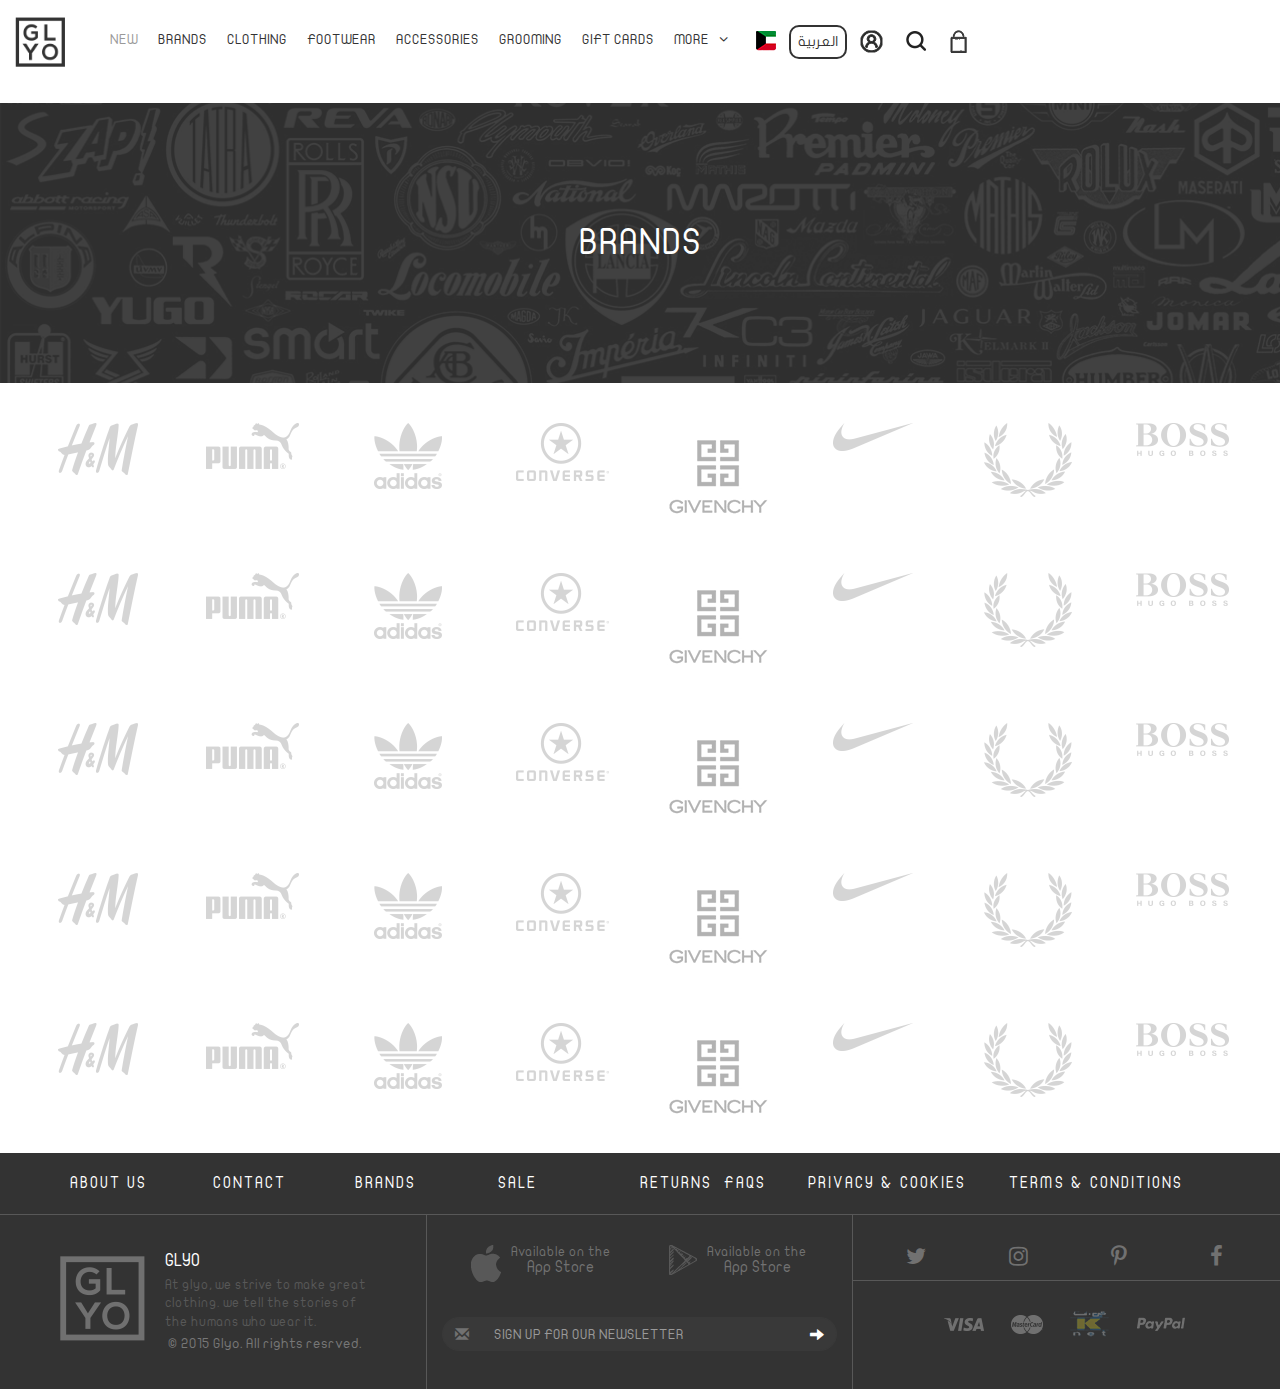
<file: GLYO/brands.html>
<!doctype html>
<html lang="en">
<head>
<meta charset="utf-8">
<meta http-equiv="X-UA-Compatible" content="IE=edge">
<meta name="viewport" content="width=device-width, initial-scale=1">
<title>Brands</title>

<!--Css Files -->
<link rel="stylesheet" type="text/css" href="css/bootstrap.css" >
<link rel="stylesheet" type="text/css" href="css/font-awesome.min.css" >
<link rel="stylesheet" type="text/css" href="css/normalize.css">
<link rel="stylesheet" type="text/css" href="css/animate.css" />
<link rel="stylesheet" type="text/css" href="css/custom-bootstrap-margin-padding.css" />
<link rel="stylesheet" type="text/css" href="css/style.css" >

<!--FavIcone -->
<link rel="shortcut icon" href="image/logo.png" type="image/x-icon" >

<!-- HTML5 shim and Respond.js for IE8 support of HTML5 elements and media queries -->
<!-- WARNING: Respond.js doesn't work if you view the page via file:// -->
<!--[if lt IE 9]>
      <script src="js/html5shiv.min.js></script>
      <script src="js/respond.min.js"></script>
<![endif]-->

</head>
<body>

<!-- Start Header -->

<section class="header-sec">
  <nav class="navbar navbar-default">
    <div class="container-fluid">
      <!-- Brand and toggle get grouped for better mobile display -->
      <div class="navbar-header">
        <button type="button" class="navbar-toggle collapsed" data-toggle="collapse" data-target="#bs-example-navbar-collapse-1" aria-expanded="false">
          <span class="sr-only">Toggle navigation</span>
          <span class="icon-bar"></span>
          <span class="icon-bar"></span>
          <span class="icon-bar"></span>
        </button>
        <a class="navbar-brand" href="#">
          <img src="image/logo.png" alt="">
        </a>
      </div>

      <!-- Collect the nav links, forms, and other content for toggling -->
      <div class="collapse navbar-collapse" id="bs-example-navbar-collapse-1">
        <ul class="nav navbar-nav">
          <li class="active" ><a href="#" data-link="link">New <span class="sr-only">(current)</span></a></li>
          <li><a href="#" data-link="link">BRANDS</a></li>
          <li><a href="#" data-link="link">CLOTHING</a></li>
          <li><a href="#" data-link="link">FOOTWEAR</a></li>
          <li><a href="#" data-link="link">ACCESSORIES</a></li>
          <li><a href="#" data-link="link">GROOMING</a></li>
          <li><a href="#" data-link="link">GIFT CARDS</a></li>
          <li class="dropdown">
            <a href="#" class="dropdown-toggle" data-toggle="dropdown" role="button" aria-haspopup="true" aria-expanded="false">MORE<span class="fa fa-angle-down"></span></a>
            <ul class="dropdown-menu">
              <li><a href="#">Action</a></li>
              <li><a href="#">Another action</a></li>
            </ul>
          </li>
          <li class="dis-in-blo-mobile"><a href="#" ><img src="image/icons/Kuwait.png" alt=""></a></li>
          <li class="dis-in-blo-mobile"><a href="#" class="arabic-link" >العربية</a></li>
          <li class="dis-in-blo-mobile"><a href="#" ><img src="image/icons/user_male_circle.png" alt=""></a></li>
          <li class="dis-in-blo-mobile"><a href="#" ><img src="image/icons/search.png" alt=""></a></li>
          <li class="dis-in-blo-mobile"><a href="#" ><img src="image/icons/bag.png" alt=""></a></li>
        </ul>
      </div><!-- /.navbar-collapse -->
    </div><!-- /.container-fluid -->
  </nav>
</section>
<!-- End Header -->

<!-- Start Brands -->
<section class="main-brands">
  <div class="top-bg-img mb-20">
    <div class="box-img">
      <span style="background:url(image/brands/1.png)center center"></span>
    </div>
    <div class="overlay text-uppercase">Brands</div>
  </div>
  <div class="box-brand p-20">
    <div class="box-1">
      <div class="one"><img src="image/brands/b-1.png" alt=""></div>
      <div class="one"><img src="image/brands/b-2.png" alt=""></div>
      <div class="one"><img src="image/brands/b-3.png" alt=""></div>
      <div class="one"><img src="image/brands/b-4.png" alt=""></div>
    </div>
    <div class="box-2">
      <div class="one"><img src="image/brands/b-5.png" alt=""></div>
      <div class="one"><img src="image/brands/b-6.png" alt=""></div>
      <div class="one"><img src="image/brands/b-7.png" alt=""></div>
      <div class="one"><img src="image/brands/b-8.png" alt=""></div>
    </div>
  </div>
  <div class="box-brand p-20">
    <div class="box-1">
      <div class="one"><img src="image/brands/b-1.png" alt=""></div>
      <div class="one"><img src="image/brands/b-2.png" alt=""></div>
      <div class="one"><img src="image/brands/b-3.png" alt=""></div>
      <div class="one"><img src="image/brands/b-4.png" alt=""></div>
    </div>
    <div class="box-2">
      <div class="one"><img src="image/brands/b-5.png" alt=""></div>
      <div class="one"><img src="image/brands/b-6.png" alt=""></div>
      <div class="one"><img src="image/brands/b-7.png" alt=""></div>
      <div class="one"><img src="image/brands/b-8.png" alt=""></div>
    </div>
  </div>
  <div class="box-brand p-20">
    <div class="box-1">
      <div class="one"><img src="image/brands/b-1.png" alt=""></div>
      <div class="one"><img src="image/brands/b-2.png" alt=""></div>
      <div class="one"><img src="image/brands/b-3.png" alt=""></div>
      <div class="one"><img src="image/brands/b-4.png" alt=""></div>
    </div>
    <div class="box-2">
      <div class="one"><img src="image/brands/b-5.png" alt=""></div>
      <div class="one"><img src="image/brands/b-6.png" alt=""></div>
      <div class="one"><img src="image/brands/b-7.png" alt=""></div>
      <div class="one"><img src="image/brands/b-8.png" alt=""></div>
    </div>
  </div>
  <div class="box-brand p-20">
    <div class="box-1">
      <div class="one"><img src="image/brands/b-1.png" alt=""></div>
      <div class="one"><img src="image/brands/b-2.png" alt=""></div>
      <div class="one"><img src="image/brands/b-3.png" alt=""></div>
      <div class="one"><img src="image/brands/b-4.png" alt=""></div>
    </div>
    <div class="box-2">
      <div class="one"><img src="image/brands/b-5.png" alt=""></div>
      <div class="one"><img src="image/brands/b-6.png" alt=""></div>
      <div class="one"><img src="image/brands/b-7.png" alt=""></div>
      <div class="one"><img src="image/brands/b-8.png" alt=""></div>
    </div>
  </div>
  <div class="box-brand p-20">
    <div class="box-1">
      <div class="one"><img src="image/brands/b-1.png" alt=""></div>
      <div class="one"><img src="image/brands/b-2.png" alt=""></div>
      <div class="one"><img src="image/brands/b-3.png" alt=""></div>
      <div class="one"><img src="image/brands/b-4.png" alt=""></div>
    </div>
    <div class="box-2">
      <div class="one"><img src="image/brands/b-5.png" alt=""></div>
      <div class="one"><img src="image/brands/b-6.png" alt=""></div>
      <div class="one"><img src="image/brands/b-7.png" alt=""></div>
      <div class="one"><img src="image/brands/b-8.png" alt=""></div>
    </div>
  </div>

</section>
<!-- End Brands -->

<!-- Start Footer Section -->
<section class="footer-sec">
  <div class="container">
    <!-- Start First Row -->
    <div class="all-box">
      <div class="f-box">
        <div class="box"><a href="#">About Us</a></div>
        <div class="box"><a href="#">Contact</a></div>
        <div class="box"><a href="#">Brands</a></div>
        <div class="box"><a href="#">Sale</a></div>
      </div>
      <div class="s-box">
        <div class="box"><a href="#">Returns</a></div>
        <div class="box"><a href="#">FAQs</a></div>
        <div class="box-big"><a href="#">Privacy & Cookies</a></div>
        <div class="box-big"><a href="#">Terms & Conditions</a></div>
      </div>
    </div>
    <!-- End First Row -->
  </div>
  <div class="divider"></div>
  <div class="container-fluid">
    <div class="social">
      <!-- Start Grid System -->
      <div class="row">

        <div class="col-md-4 border-r">
          <div class="box-1">
            <div class="box-1-1">
              <img src="image/logo-2.png" alt="">
            </div>
            <div class="box-1-2">
              <h2>Glyo</h2>
              <p>
                At glyo, we strive to make great<br>
                clothing. we tell the stories of<br>
                the humans  who wear it.
              </p>
              <h3>
                © 2015 Glyo. All rights resrved.
              </h3>
            </div>
          </div>
        </div>
        <div class="col-md-4 border-r">
          <div class="box-2">
            <div class="box-2-1">
              <div class="d1">
                <div class="d1-1">
                  <img src="image/icons/Apple.png" alt="">
                </div>
                <div class="d1-2">
                  <h3>Available on the</h3>
                  <h2>App Store</h2>
                </div>
              </div>
              <div class="d2">
                <div class="d2-1">
                  <img src="image/icons/Google Play.png" alt="">
                </div>
                <div class="d2-2">
                  <h3>Available on the</h3>
                  <h2>App Store</h2>
                </div>
              </div>
            </div>
            <div class="box-2-2">
              <form>
                <div class="input-group">
                   <span class="input-group-addon"><i class="glyphicon glyphicon-envelope"></i></span>
                   <input id="email" type="text" class="form-control" name="email" placeholder="SIGN UP FOR OUR NEWSLETTER">
                   <span class="input-group-addon"><i class="glyphicon glyphicon-arrow-right"></i></span>
                </div>
              </form>
            </div>
          </div>
        </div>
        <div class="col-md-4 border-b">
          <div class="box-3">
            <ul class="list-unstyled list-inline">
              <li><a href="#"><i class="fa fa-twitter"></i></a></li>
              <li><a href="#"><i class="fa fa-instagram"></i></a></li>
              <li><a href="#"><i class="fa fa-pinterest-p"></i></a></li>
              <li><a href="#"><i class="fa fa-facebook"></i></a></li>
            </ul>
          </div>
          <div class="box-3 no-b">
            <ul class="list-unstyled list-inline">
              <li><a href="#"><img src="image/icons/visa-1.png" alt=""></a></li>
              <li><a href="#"><img src="image/icons/visa-2.png" alt=""></a></li>
              <li><a href="#"><img src="image/icons/visa-3.png" alt=""></a></li>
              <li><a href="#"><img src="image/icons/visa-4.png" alt=""></a></li>
            </ul>
          </div>
        </div>
      </div>
      <!-- End Grid System -->
    </div>
  </div>
</section>
<!-- End Footer Section -->

<!--JavaScript Files -->
<script src="js/jquery-1.11.3.js"></script>
<script src="js/bootstrap.min.js"></script>
<script src="js/wow.min.js"></script>
<script> new WOW().init(); </script>
<script src="js/myjs.js"></script>

</body>
</html>
</file>
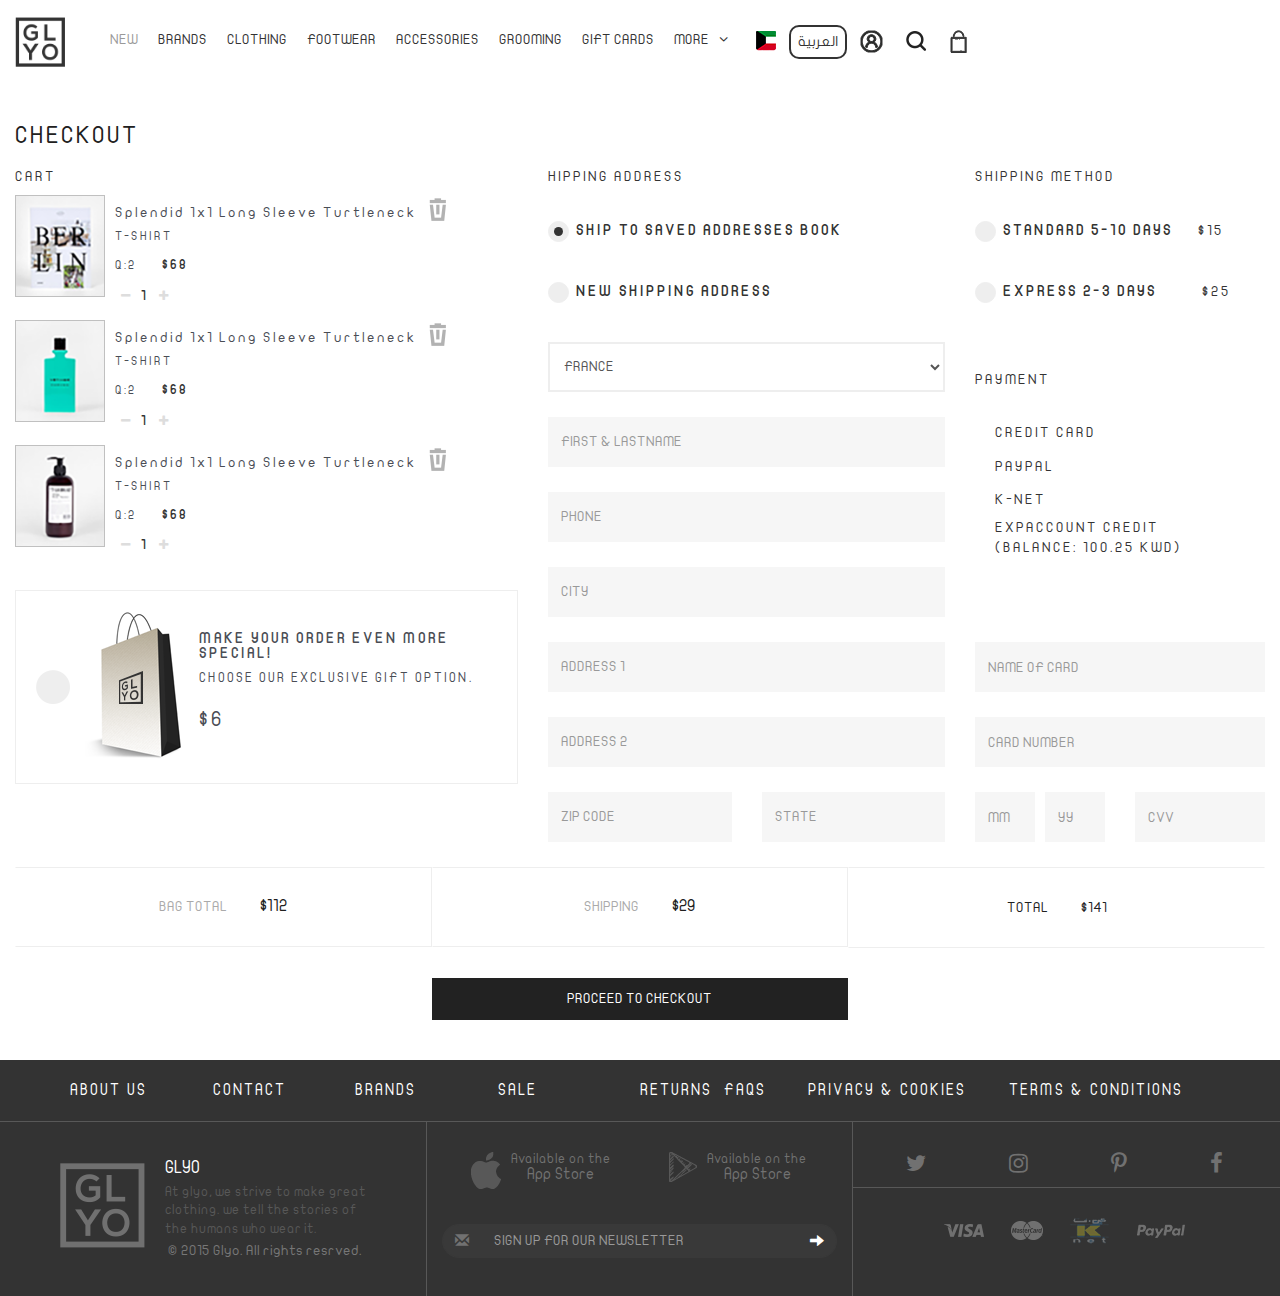
<file: GLYO/check-regester.html>
<!doctype html>
<html lang="en">
<head>
<meta charset="utf-8">
<meta http-equiv="X-UA-Compatible" content="IE=edge">
<meta name="viewport" content="width=device-width, initial-scale=1">
<title>Check For Register User</title>

<!--Css Files -->
<link rel="stylesheet" type="text/css" href="css/bootstrap.css" >
<link rel="stylesheet" type="text/css" href="css/font-awesome.min.css" >
<link rel="stylesheet" type="text/css" href="css/normalize.css">
<link rel="stylesheet" type="text/css" href="css/animate.css" />
<link rel="stylesheet" type="text/css" href="css/custom-bootstrap-margin-padding.css" />
<link rel="stylesheet" type="text/css" href="css/style.css" >

<!--FavIcone -->
<link rel="shortcut icon" href="image/logo.png" type="image/x-icon" >

<!-- HTML5 shim and Respond.js for IE8 support of HTML5 elements and media queries -->
<!-- WARNING: Respond.js doesn't work if you view the page via file:// -->
<!--[if lt IE 9]>
      <script src="js/html5shiv.min.js></script>
      <script src="js/respond.min.js"></script>
<![endif]-->

</head>
<body>

<!-- Start Header -->

<section class="header-sec">
  <nav class="navbar navbar-default">
    <div class="container-fluid">
      <!-- Brand and toggle get grouped for better mobile display -->
      <div class="navbar-header">
        <button type="button" class="navbar-toggle collapsed" data-toggle="collapse" data-target="#bs-example-navbar-collapse-1" aria-expanded="false">
          <span class="sr-only">Toggle navigation</span>
          <span class="icon-bar"></span>
          <span class="icon-bar"></span>
          <span class="icon-bar"></span>
        </button>
        <a class="navbar-brand" href="#">
          <img src="image/logo.png" alt="">
        </a>
      </div>

      <!-- Collect the nav links, forms, and other content for toggling -->
      <div class="collapse navbar-collapse" id="bs-example-navbar-collapse-1">
        <ul class="nav navbar-nav">
          <li class="active" ><a href="#" data-link="link">New <span class="sr-only">(current)</span></a></li>
          <li><a href="#" data-link="link">BRANDS</a></li>
          <li><a href="#" data-link="link">CLOTHING</a></li>
          <li><a href="#" data-link="link">FOOTWEAR</a></li>
          <li><a href="#" data-link="link">ACCESSORIES</a></li>
          <li><a href="#" data-link="link">GROOMING</a></li>
          <li><a href="#" data-link="link">GIFT CARDS</a></li>
          <li class="dropdown">
            <a href="#" class="dropdown-toggle" data-toggle="dropdown" role="button" aria-haspopup="true" aria-expanded="false">MORE<span class="fa fa-angle-down"></span></a>
            <ul class="dropdown-menu">
              <li><a href="#">Action</a></li>
              <li><a href="#">Another action</a></li>
            </ul>
          </li>
          <li class="dis-in-blo-mobile"><a href="#" ><img src="image/icons/Kuwait.png" alt=""></a></li>
          <li class="dis-in-blo-mobile"><a href="#" class="arabic-link" >العربية</a></li>
          <li class="dis-in-blo-mobile"><a href="#" ><img src="image/icons/user_male_circle.png" alt=""></a></li>
          <li class="dis-in-blo-mobile"><a href="#" ><img src="image/icons/search.png" alt=""></a></li>
          <li class="dis-in-blo-mobile"><a href="#" ><img src="image/icons/bag.png" alt=""></a></li>
        </ul>
      </div><!-- /.navbar-collapse -->
    </div><!-- /.container-fluid -->
  </nav>
</section>
<!-- End Header -->

<!-- Start Checkout Register -->
<section class="check-reg">
  <div class="container-fluid">
    <!-- Start Title -->
    <div class="title-sec">
        <h3>CHECKOUT</h3>
    </div>
    <!-- End Title -->
    <!-- Start Grid System -->
    <div class="row">
      <div class="col-md-5 col-sm-4">
        <div class="sub-title-sec">
          <h5>cart</h5>
          <div class="box">
            <div class="box-1">
              <img style="background: url(image/check-reg/1.png)center center" alt="">
            </div>
            <div class="box-2">
              <h4>Splendid 1x1 Long Sleeve Turtleneck</h4>
              <h6>T-shirt</h6>
              <h6><span>Q:2</span> <span class="dollar">$68</span></h6>
              <h6 class="plus-min"><span><button><i class="fa fa-minus"></i></button></span> <span class="num">1</span> <button><i class="fa fa-plus"></i></button></h6>
            </div>
            <div class="box-3">
              <a href="#"><img src="image/icons/rabbish.png" alt=""></a>
            </div>
          </div>
          <div class="box">
            <div class="box-1">
              <img style="background: url(image/check-reg/2.png)center center" alt="">
            </div>
            <div class="box-2">
              <h4>Splendid 1x1 Long Sleeve Turtleneck</h4>
              <h6>T-shirt</h6>
              <h6><span>Q:2</span> <span class="dollar">$68</span></h6>
              <h6 class="plus-min"><span><button><i class="fa fa-minus"></i></button></span> <span class="num">1</span> <button><i class="fa fa-plus"></i></button></h6>
            </div>
            <div class="box-3">
              <a href="#"><img src="image/icons/rabbish.png" alt=""></a>
            </div>
          </div>
          <div class="box">
            <div class="box-1">
              <img style="background: url(image/check-reg/3.png)center center" alt="">
            </div>
            <div class="box-2">
              <h4>Splendid 1x1 Long Sleeve Turtleneck</h4>
              <h6>T-shirt</h6>
              <h6><span>Q:2</span> <span class="dollar">$68</span></h6>
              <h6 class="plus-min"><span><button><i class="fa fa-minus"></i></button></span> <span class="num">1</span> <button><i class="fa fa-plus"></i></button></h6>
            </div>
            <div class="box-3">
              <a href="#"><img src="image/icons/rabbish.png" alt=""></a>
            </div>
          </div>
          <div class="last-box">
            <div class="last-1 hidden-xs hidden-sm">
                <img src="image/icons/rad-reg.png" alt="">
            </div>
            <div class="last-2">
                <img src="image/check-reg/bag-logo.png" alt="">
            </div>
            <div class="last-3">
              <h3>Make your order even more special!</h3>
              <h4>Choose our Exclusive gift option.</h4>
              <p>$6</p>
            </div>
          </div>
        </div>
      </div>
      <div class="col-md-4 col-sm-4">
        <div class="sub-title-sec sub-title-sec2">
          <h5>HIPPING ADDRESS</h5>
          <!-- Start Form Reg -->
          <form>
            <div class="radio top-rad ">
              <input type="radio" id="test1" name="radio-group" checked>
               <label for="test1">SHIP TO SAVED ADDRESSES BOOK</label>
            </div>
            <div class="radio top-rad">
              <input type="radio" id="test2" name="radio-group">
              <label for="test2">NEW SHIPPING ADDRESS</label>
            </div>
            <select class="form-control" name="">
              <option value="">FRANCE</option>
              <option value="">FRANCE-1</option>
              <option value="">FRANCE-2</option>
            </select>
            <input type="text" class="form-control" placeholder="FIRST & LASTNAME">
            <input type="text" class="form-control" placeholder="PHONE">
            <input type="text" class="form-control" placeholder="CITY">
            <input type="text" class="form-control" placeholder="ADDRESS 1">
            <input type="text" class="form-control" placeholder="ADDRESS 2">
            <div class="row">
              <div class="col-sm-6">
                <input type="text" class="form-control" placeholder="ZIP CODE">
              </div>
              <div class="col-sm-6">
                <input type="text" class="form-control" placeholder="STATE">
              </div>
            </div>
          </form>
          <!-- End Form Reg -->
        </div>
      </div>
      <div class="col-md-3 col-sm-4">
        <div class="sub-title-sec sub-title-sec2 sub-title-sec3">
          <h5>SHIPPING METHOD</h5>
          <!-- Start Form Reg -->
          <form>
            <div class="radio top-rad">
             <input type="radio" id="test3" name="radio-group">
             <label for="test3">STANDARD 5-10 DAYS <span class="dollar-rad">$15</span></label>
            </div>
            <div class="radio top-rad">
             <input type="radio" id="test4" name="radio-group">
             <label for="test4">EXPRESS 2-3 DAYS <span class="dollar-rad-1">$25</span></label>
            </div>
            <h5 class="payment">Payment</h5>
            <div class="radio">
             <label><input type="radio" name="optradio">CREDIT CARD</label>
            </div>
            <div class="radio">
             <label><input type="radio" name="optradio">PAYPAL</label>
            </div>
            <div class="radio">
             <label><input type="radio" name="optradio">K-NET</label>
            </div>
            <div class="radio last-rad">
             <label><input type="radio" name="optradio">EXPACCOUNT CREDIT <br><span class="balanc-rad">(BALANCE: 100.25 KWD)</span></label>
            </div>
            <input type="text" class="form-control" placeholder="NAME OF CARD">
            <input type="text" class="form-control" placeholder="CARD NUMBER">
            <div class="row">
              <div class="col-sm-3 pad-right-5">
                <input type="text" class="form-control" placeholder="MM">
              </div>
              <div class="col-sm-3 pad-left-5">
                <input type="text" class="form-control" placeholder="YY">
              </div>
              <div class="col-sm-6">
                <input type="text" class="form-control" placeholder="CVV">
              </div>
            </div>
          </form>
          <!-- End Form Reg -->
        </div>

      </div>
    </div>
    <!-- End Grid System -->
    <!-- Start Toltal Grid -->
    <div class="container-fluid total-grid">
      <div class="row text-center">
        <div class="col-sm-4 col-border-1">
          <h4 class="text-uppercase">Bag Total <span class="ml-30">$112</span></h4>
        </div>
        <div class="col-sm-4 col-border-2">
          <h4 class="text-uppercase">Shipping <span class="ml-30">$29</span></h4>
        </div>
        <div class="col-sm-4 col-border-3">
          <h4 class="text-uppercase">Total <span class="ml-30">$141</span></h4>
        </div>
      </div>
      <div class="row text-centerv block-button mt-30">
        <div class="col-sm-4 col-sm-offset-4 p-0">
          <button class="btn btn-success text-center btn-block p-10">PROCEED TO CHECKOUT</button>
        </div>
      </div>
    </div>
    <!-- End Toltal Grid -->
  </div>
</section>
<!-- End Checkout Register -->

<!-- Start Footer Section -->
<section class="footer-sec">
  <div class="container">
    <!-- Start First Row -->
    <div class="all-box">
      <div class="f-box">
        <div class="box"><a href="#">About Us</a></div>
        <div class="box"><a href="#">Contact</a></div>
        <div class="box"><a href="#">Brands</a></div>
        <div class="box"><a href="#">Sale</a></div>
      </div>
      <div class="s-box">
        <div class="box"><a href="#">Returns</a></div>
        <div class="box"><a href="#">FAQs</a></div>
        <div class="box-big"><a href="#">Privacy & Cookies</a></div>
        <div class="box-big"><a href="#">Terms & Conditions</a></div>
      </div>
    </div>
    <!-- End First Row -->
  </div>
  <div class="divider"></div>
  <div class="container-fluid">
    <div class="social">
      <!-- Start Grid System -->
      <div class="row">

        <div class="col-md-4 border-r">
          <div class="box-1">
            <div class="box-1-1">
              <img src="image/logo-2.png" alt="">
            </div>
            <div class="box-1-2">
              <h2>Glyo</h2>
              <p>
                At glyo, we strive to make great<br>
                clothing. we tell the stories of<br>
                the humans  who wear it.
              </p>
              <h3>
                © 2015 Glyo. All rights resrved.
              </h3>
            </div>
          </div>
        </div>
        <div class="col-md-4 border-r">
          <div class="box-2">
            <div class="box-2-1">
              <div class="d1">
                <div class="d1-1">
                  <img src="image/icons/Apple.png" alt="">
                </div>
                <div class="d1-2">
                  <h3>Available on the</h3>
                  <h2>App Store</h2>
                </div>
              </div>
              <div class="d2">
                <div class="d2-1">
                  <img src="image/icons/Google Play.png" alt="">
                </div>
                <div class="d2-2">
                  <h3>Available on the</h3>
                  <h2>App Store</h2>
                </div>
              </div>
            </div>
            <div class="box-2-2">
              <form>
                <div class="input-group">
                   <span class="input-group-addon"><i class="glyphicon glyphicon-envelope"></i></span>
                   <input id="email" type="text" class="form-control" name="email" placeholder="SIGN UP FOR OUR NEWSLETTER">
                   <span class="input-group-addon"><i class="glyphicon glyphicon-arrow-right"></i></span>
                </div>
              </form>
            </div>
          </div>
        </div>
        <div class="col-md-4 border-b">
          <div class="box-3">
            <ul class="list-unstyled list-inline">
              <li><a href="#"><i class="fa fa-twitter"></i></a></li>
              <li><a href="#"><i class="fa fa-instagram"></i></a></li>
              <li><a href="#"><i class="fa fa-pinterest-p"></i></a></li>
              <li><a href="#"><i class="fa fa-facebook"></i></a></li>
            </ul>
          </div>
          <div class="box-3 no-b">
            <ul class="list-unstyled list-inline">
              <li><a href="#"><img src="image/icons/visa-1.png" alt=""></a></li>
              <li><a href="#"><img src="image/icons/visa-2.png" alt=""></a></li>
              <li><a href="#"><img src="image/icons/visa-3.png" alt=""></a></li>
              <li><a href="#"><img src="image/icons/visa-4.png" alt=""></a></li>
            </ul>
          </div>
        </div>
      </div>
      <!-- End Grid System -->
    </div>
  </div>
</section>
<!-- End Footer Section -->

<!--JavaScript Files -->
<script src="js/jquery-1.11.3.js"></script>
<script src="js/bootstrap.min.js"></script>
<script src="js/wow.min.js"></script>
<script> new WOW().init(); </script>
<script src="js/myjs.js"></script>

</body>
</html>
</file>
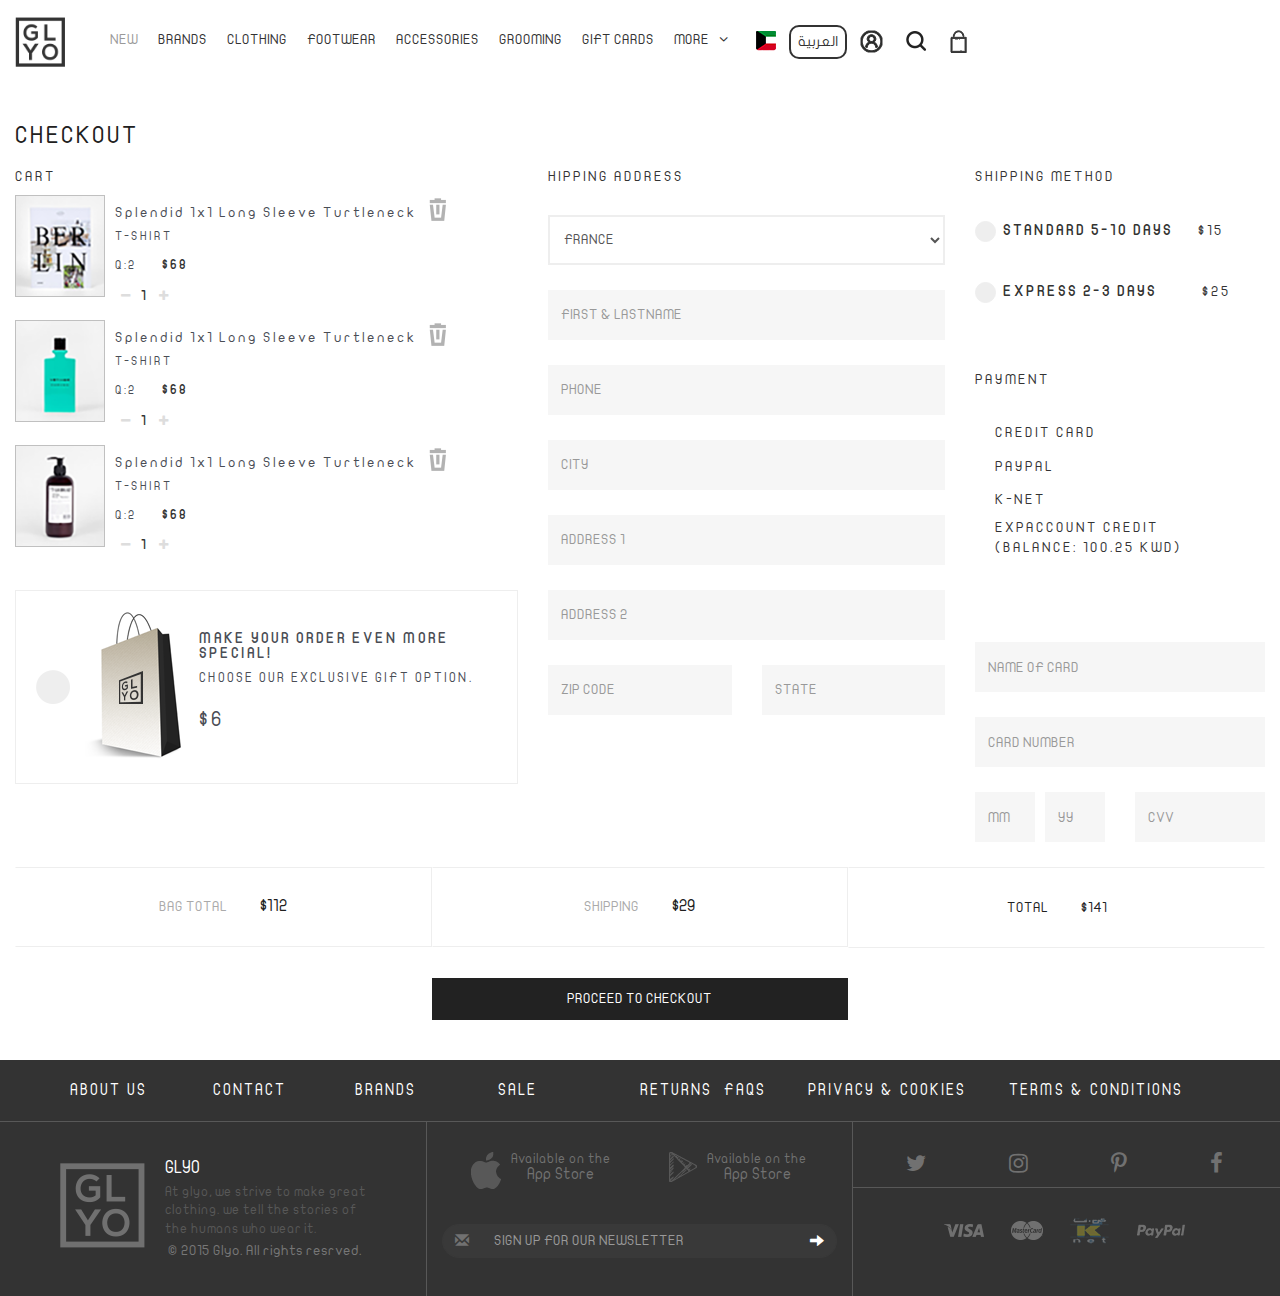
<file: GLYO/check-unregester.html>
<!doctype html>
<html lang="en">
<head>
<meta charset="utf-8">
<meta http-equiv="X-UA-Compatible" content="IE=edge">
<meta name="viewport" content="width=device-width, initial-scale=1">
<title>Check For Unregister User</title>

<!--Css Files -->
<link rel="stylesheet" type="text/css" href="css/bootstrap.css" >
<link rel="stylesheet" type="text/css" href="css/font-awesome.min.css" >
<link rel="stylesheet" type="text/css" href="css/normalize.css">
<link rel="stylesheet" type="text/css" href="css/animate.css" />
<link rel="stylesheet" type="text/css" href="css/custom-bootstrap-margin-padding.css" />
<link rel="stylesheet" type="text/css" href="css/style.css" >

<!--FavIcone -->
<link rel="shortcut icon" href="image/logo.png" type="image/x-icon" >

<!-- HTML5 shim and Respond.js for IE8 support of HTML5 elements and media queries -->
<!-- WARNING: Respond.js doesn't work if you view the page via file:// -->
<!--[if lt IE 9]>
      <script src="js/html5shiv.min.js></script>
      <script src="js/respond.min.js"></script>
<![endif]-->

</head>
<body>

<!-- Start Header -->

<section class="header-sec">
  <nav class="navbar navbar-default">
    <div class="container-fluid">
      <!-- Brand and toggle get grouped for better mobile display -->
      <div class="navbar-header">
        <button type="button" class="navbar-toggle collapsed" data-toggle="collapse" data-target="#bs-example-navbar-collapse-1" aria-expanded="false">
          <span class="sr-only">Toggle navigation</span>
          <span class="icon-bar"></span>
          <span class="icon-bar"></span>
          <span class="icon-bar"></span>
        </button>
        <a class="navbar-brand" href="#">
          <img src="image/logo.png" alt="">
        </a>
      </div>

      <!-- Collect the nav links, forms, and other content for toggling -->
      <div class="collapse navbar-collapse" id="bs-example-navbar-collapse-1">
        <ul class="nav navbar-nav">
          <li class="active" ><a href="#" data-link="link">New <span class="sr-only">(current)</span></a></li>
          <li><a href="#" data-link="link">BRANDS</a></li>
          <li><a href="#" data-link="link">CLOTHING</a></li>
          <li><a href="#" data-link="link">FOOTWEAR</a></li>
          <li><a href="#" data-link="link">ACCESSORIES</a></li>
          <li><a href="#" data-link="link">GROOMING</a></li>
          <li><a href="#" data-link="link">GIFT CARDS</a></li>
          <li class="dropdown">
            <a href="#" class="dropdown-toggle" data-toggle="dropdown" role="button" aria-haspopup="true" aria-expanded="false">MORE<span class="fa fa-angle-down"></span></a>
            <ul class="dropdown-menu">
              <li><a href="#">Action</a></li>
              <li><a href="#">Another action</a></li>
            </ul>
          </li>
          <li class="dis-in-blo-mobile"><a href="#" ><img src="image/icons/Kuwait.png" alt=""></a></li>
          <li class="dis-in-blo-mobile"><a href="#" class="arabic-link" >العربية</a></li>
          <li class="dis-in-blo-mobile"><a href="#" ><img src="image/icons/user_male_circle.png" alt=""></a></li>
          <li class="dis-in-blo-mobile"><a href="#" ><img src="image/icons/search.png" alt=""></a></li>
          <li class="dis-in-blo-mobile"><a href="#" ><img src="image/icons/bag.png" alt=""></a></li>
        </ul>
      </div><!-- /.navbar-collapse -->
    </div><!-- /.container-fluid -->
  </nav>
</section>
<!-- End Header -->

<!-- Start Checkout Register -->
<section class="check-reg">
  <div class="container-fluid">
    <!-- Start Title -->
    <div class="title-sec">
        <h3>CHECKOUT</h3>
    </div>
    <!-- End Title -->
    <!-- Start Grid System -->
    <div class="row">
      <div class="col-md-5 col-sm-4">
        <div class="sub-title-sec">
          <h5>cart</h5>
          <div class="box">
            <div class="box-1">
              <img style="background: url(image/check-reg/1.png)center center" alt="">
            </div>
            <div class="box-2">
              <h4>Splendid 1x1 Long Sleeve Turtleneck</h4>
              <h6>T-shirt</h6>
              <h6><span>Q:2</span> <span class="dollar">$68</span></h6>
              <h6 class="plus-min"><span><button><i class="fa fa-minus"></i></button></span> <span class="num">1</span> <button><i class="fa fa-plus"></i></button></h6>
            </div>
            <div class="box-3">
              <a href="#"><img src="image/icons/rabbish.png" alt=""></a>
            </div>
          </div>
          <div class="box">
            <div class="box-1">
              <img style="background: url(image/check-reg/2.png)center center" alt="">
            </div>
            <div class="box-2">
              <h4>Splendid 1x1 Long Sleeve Turtleneck</h4>
              <h6>T-shirt</h6>
              <h6><span>Q:2</span> <span class="dollar">$68</span></h6>
              <h6 class="plus-min"><span><button><i class="fa fa-minus"></i></button></span> <span class="num">1</span> <button><i class="fa fa-plus"></i></button></h6>
            </div>
            <div class="box-3">
              <a href="#"><img src="image/icons/rabbish.png" alt=""></a>
            </div>
          </div>
          <div class="box">
            <div class="box-1">
              <img style="background: url(image/check-reg/3.png)center center" alt="">
            </div>
            <div class="box-2">
              <h4>Splendid 1x1 Long Sleeve Turtleneck</h4>
              <h6>T-shirt</h6>
              <h6><span>Q:2</span> <span class="dollar">$68</span></h6>
              <h6 class="plus-min"><span><button><i class="fa fa-minus"></i></button></span> <span class="num">1</span> <button><i class="fa fa-plus"></i></button></h6>
            </div>
            <div class="box-3">
              <a href="#"><img src="image/icons/rabbish.png" alt=""></a>
            </div>
          </div>
          <div class="last-box">
            <div class="last-1 hidden-xs hidden-sm">
                <img src="image/icons/rad-reg.png" alt="">
            </div>
            <div class="last-2">
                <img src="image/check-reg/bag-logo.png" alt="">
            </div>
            <div class="last-3">
              <h3>Make your order even more special!</h3>
              <h4>Choose our Exclusive gift option.</h4>
              <p>$6</p>
            </div>
          </div>
        </div>
      </div>
      <div class="col-md-4 col-sm-4">
        <div class="sub-title-sec sub-title-sec2">
          <h5>HIPPING ADDRESS</h5>
          <!-- Start Form Reg -->
          <form>

            <select class="form-control" name="">
              <option value="">FRANCE</option>
              <option value="">FRANCE-1</option>
              <option value="">FRANCE-2</option>
            </select>
            <input type="text" class="form-control" placeholder="FIRST & LASTNAME">
            <input type="text" class="form-control" placeholder="PHONE">
            <input type="text" class="form-control" placeholder="CITY">
            <input type="text" class="form-control" placeholder="ADDRESS 1">
            <input type="text" class="form-control" placeholder="ADDRESS 2">
            <div class="row">
              <div class="col-sm-6">
                <input type="text" class="form-control" placeholder="ZIP CODE">
              </div>
              <div class="col-sm-6">
                <input type="text" class="form-control" placeholder="STATE">
              </div>
            </div>
          </form>
          <!-- End Form Reg -->
        </div>
      </div>
      <div class="col-md-3 col-sm-4">
        <div class="sub-title-sec sub-title-sec2 sub-title-sec3">
          <h5>SHIPPING METHOD</h5>
          <!-- Start Form Reg -->
          <form>
            <div class="radio top-rad">
             <input type="radio" id="test3" name="radio-group">
             <label for="test3">STANDARD 5-10 DAYS <span class="dollar-rad">$15</span></label>
            </div>
            <div class="radio top-rad">
             <input type="radio" id="test4" name="radio-group">
             <label for="test4">EXPRESS 2-3 DAYS <span class="dollar-rad-1">$25</span></label>
            </div>
            <h5 class="payment">Payment</h5>
            <div class="radio">
             <label><input type="radio" name="optradio">CREDIT CARD</label>
            </div>
            <div class="radio">
             <label><input type="radio" name="optradio">PAYPAL</label>
            </div>
            <div class="radio">
             <label><input type="radio" name="optradio">K-NET</label>
            </div>
            <div class="radio last-rad">
             <label><input type="radio" name="optradio">EXPACCOUNT CREDIT <br><span class="balanc-rad">(BALANCE: 100.25 KWD)</span></label>
            </div>
            <input type="text" class="form-control" placeholder="NAME OF CARD">
            <input type="text" class="form-control" placeholder="CARD NUMBER">
            <div class="row">
              <div class="col-sm-3 pad-right-5">
                <input type="text" class="form-control" placeholder="MM">
              </div>
              <div class="col-sm-3 pad-left-5">
                <input type="text" class="form-control" placeholder="YY">
              </div>
              <div class="col-sm-6">
                <input type="text" class="form-control" placeholder="CVV">
              </div>
            </div>
          </form>
          <!-- End Form Reg -->
        </div>

      </div>
    </div>
    <!-- End Grid System -->
    <!-- Start Toltal Grid -->
    <div class="container-fluid total-grid">
      <div class="row text-center">
        <div class="col-sm-4 col-border-1">
          <h4 class="text-uppercase">Bag Total <span class="ml-30">$112</span></h4>
        </div>
        <div class="col-sm-4 col-border-2">
          <h4 class="text-uppercase">Shipping <span class="ml-30">$29</span></h4>
        </div>
        <div class="col-sm-4 col-border-3">
          <h4 class="text-uppercase">Total <span class="ml-30">$141</span></h4>
        </div>
      </div>
      <div class="row text-centerv block-button mt-30">
        <div class="col-sm-4 col-sm-offset-4 p-0">
          <button class="btn btn-success text-center btn-block p-10">PROCEED TO CHECKOUT</button>
        </div>
      </div>
    </div>
    <!-- End Toltal Grid -->
  </div>
</section>
<!-- End Checkout Register -->

<!-- Start Footer Section -->
<section class="footer-sec">
  <div class="container">
    <!-- Start First Row -->
    <div class="all-box">
      <div class="f-box">
        <div class="box"><a href="#">About Us</a></div>
        <div class="box"><a href="#">Contact</a></div>
        <div class="box"><a href="#">Brands</a></div>
        <div class="box"><a href="#">Sale</a></div>
      </div>
      <div class="s-box">
        <div class="box"><a href="#">Returns</a></div>
        <div class="box"><a href="#">FAQs</a></div>
        <div class="box-big"><a href="#">Privacy & Cookies</a></div>
        <div class="box-big"><a href="#">Terms & Conditions</a></div>
      </div>
    </div>
    <!-- End First Row -->
  </div>
  <div class="divider"></div>
  <div class="container-fluid">
    <div class="social">
      <!-- Start Grid System -->
      <div class="row">

        <div class="col-md-4 border-r">
          <div class="box-1">
            <div class="box-1-1">
              <img src="image/logo-2.png" alt="">
            </div>
            <div class="box-1-2">
              <h2>Glyo</h2>
              <p>
                At glyo, we strive to make great<br>
                clothing. we tell the stories of<br>
                the humans  who wear it.
              </p>
              <h3>
                © 2015 Glyo. All rights resrved.
              </h3>
            </div>
          </div>
        </div>
        <div class="col-md-4 border-r">
          <div class="box-2">
            <div class="box-2-1">
              <div class="d1">
                <div class="d1-1">
                  <img src="image/icons/Apple.png" alt="">
                </div>
                <div class="d1-2">
                  <h3>Available on the</h3>
                  <h2>App Store</h2>
                </div>
              </div>
              <div class="d2">
                <div class="d2-1">
                  <img src="image/icons/Google Play.png" alt="">
                </div>
                <div class="d2-2">
                  <h3>Available on the</h3>
                  <h2>App Store</h2>
                </div>
              </div>
            </div>
            <div class="box-2-2">
              <form>
                <div class="input-group">
                   <span class="input-group-addon"><i class="glyphicon glyphicon-envelope"></i></span>
                   <input id="email" type="text" class="form-control" name="email" placeholder="SIGN UP FOR OUR NEWSLETTER">
                   <span class="input-group-addon"><i class="glyphicon glyphicon-arrow-right"></i></span>
                </div>
              </form>
            </div>
          </div>
        </div>
        <div class="col-md-4 border-b">
          <div class="box-3">
            <ul class="list-unstyled list-inline">
              <li><a href="#"><i class="fa fa-twitter"></i></a></li>
              <li><a href="#"><i class="fa fa-instagram"></i></a></li>
              <li><a href="#"><i class="fa fa-pinterest-p"></i></a></li>
              <li><a href="#"><i class="fa fa-facebook"></i></a></li>
            </ul>
          </div>
          <div class="box-3 no-b">
            <ul class="list-unstyled list-inline">
              <li><a href="#"><img src="image/icons/visa-1.png" alt=""></a></li>
              <li><a href="#"><img src="image/icons/visa-2.png" alt=""></a></li>
              <li><a href="#"><img src="image/icons/visa-3.png" alt=""></a></li>
              <li><a href="#"><img src="image/icons/visa-4.png" alt=""></a></li>
            </ul>
          </div>
        </div>
      </div>
      <!-- End Grid System -->
    </div>
  </div>
</section>
<!-- End Footer Section -->

<!--JavaScript Files -->
<script src="js/jquery-1.11.3.js"></script>
<script src="js/bootstrap.min.js"></script>
<script src="js/wow.min.js"></script>
<script> new WOW().init(); </script>
<script src="js/myjs.js"></script>

</body>
</html>
</file>
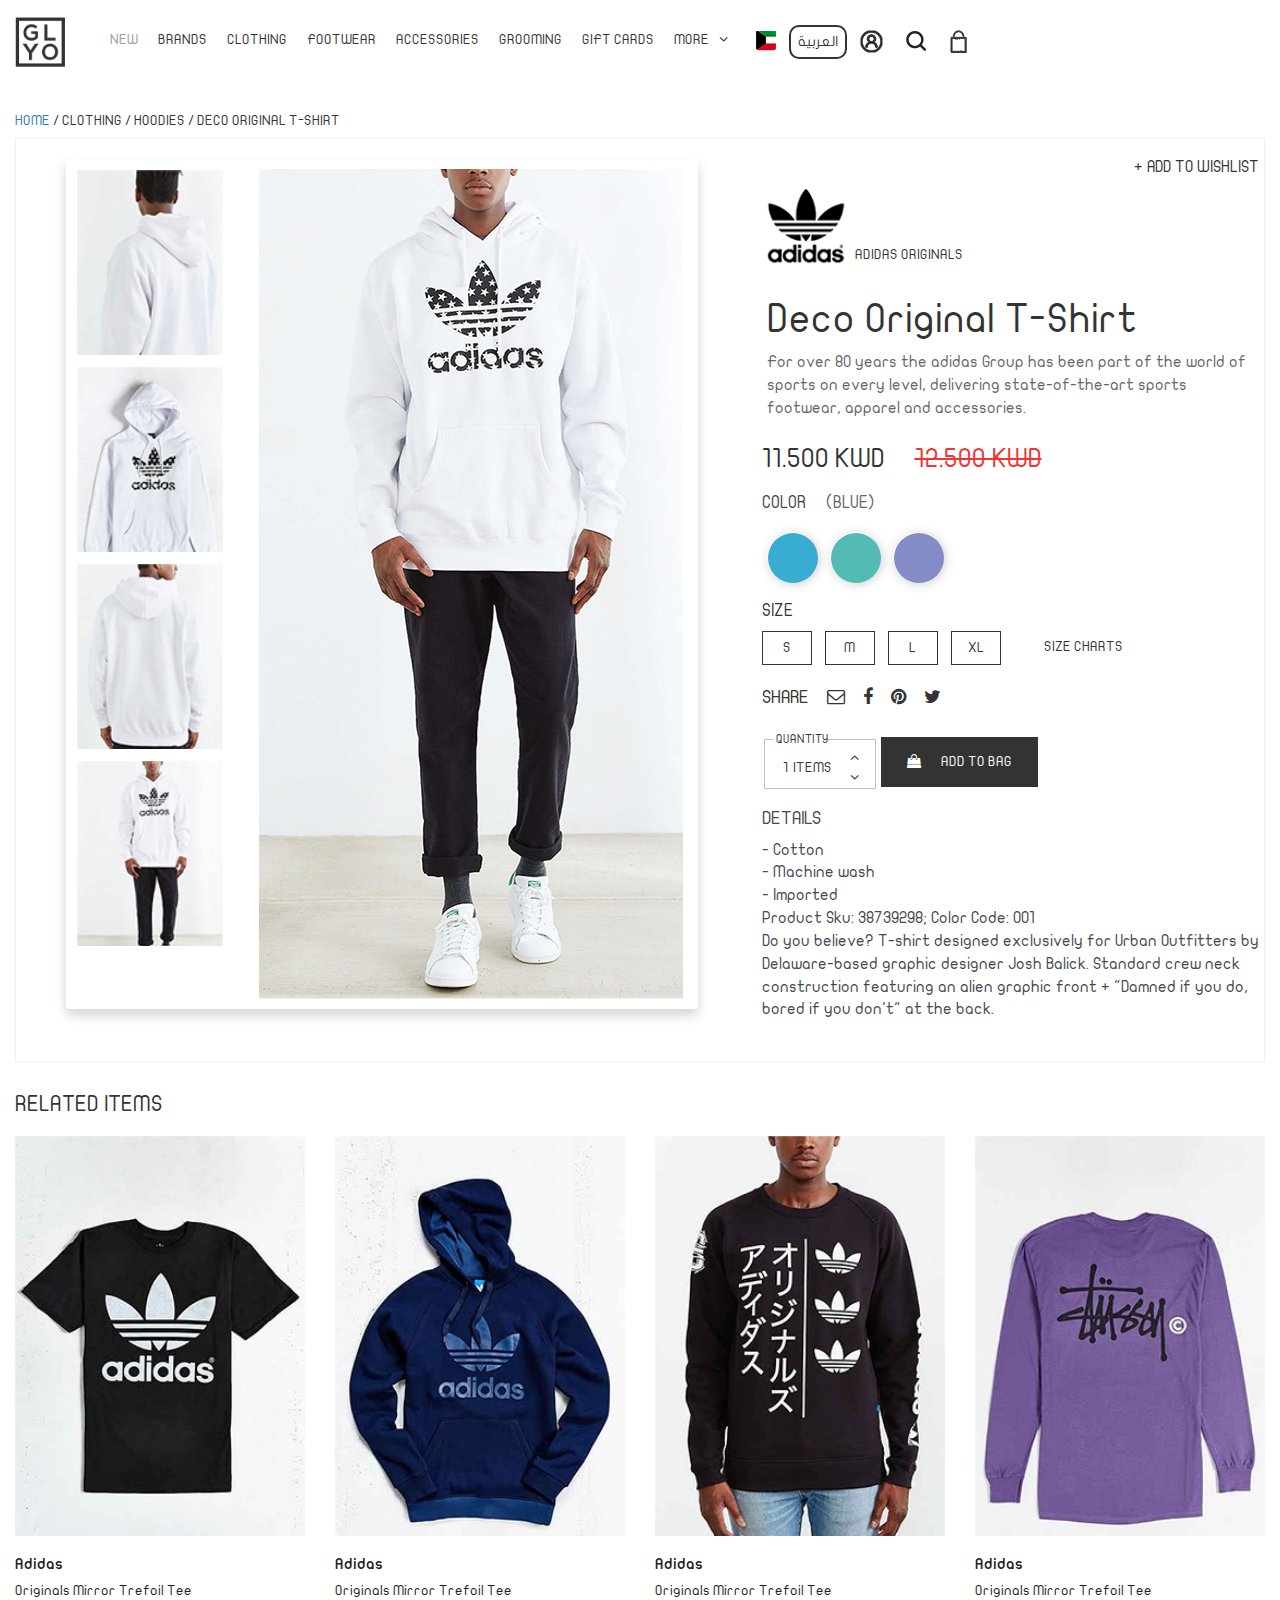
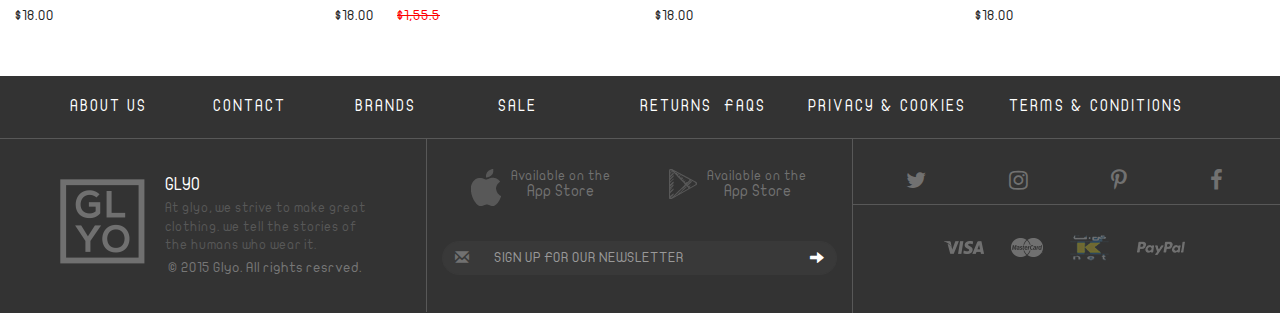
<file: GLYO/item.html>
<!doctype html>
<html lang="en">
<head>
<meta charset="utf-8">
<meta http-equiv="X-UA-Compatible" content="IE=edge">
<meta name="viewport" content="width=device-width, initial-scale=1">
<title>Item</title>

<!--Css Files -->
<link rel="stylesheet" type="text/css" href="css/bootstrap.css" >
<link rel="stylesheet" type="text/css" href="css/font-awesome.min.css" >
<link rel="stylesheet" type="text/css" href="css/normalize.css">
<link rel="stylesheet" type="text/css" href="css/animate.css" />
<link rel="stylesheet" type="text/css" href="css/custom-bootstrap-margin-padding.css" />
<link rel="stylesheet" type="text/css" href="css/style.css" >

<!--FavIcone -->
<link rel="shortcut icon" href="image/logo.png" type="image/x-icon" >

<!-- HTML5 shim and Respond.js for IE8 support of HTML5 elements and media queries -->
<!-- WARNING: Respond.js doesn't work if you view the page via file:// -->
<!--[if lt IE 9]>
      <script src="js/html5shiv.min.js></script>
      <script src="js/respond.min.js"></script>
<![endif]-->

</head>
<body>

<!-- Start Header -->

<section class="header-sec">
  <nav class="navbar navbar-default">
    <div class="container-fluid">
      <!-- Brand and toggle get grouped for better mobile display -->
      <div class="navbar-header">
        <button type="button" class="navbar-toggle collapsed" data-toggle="collapse" data-target="#bs-example-navbar-collapse-1" aria-expanded="false">
          <span class="sr-only">Toggle navigation</span>
          <span class="icon-bar"></span>
          <span class="icon-bar"></span>
          <span class="icon-bar"></span>
        </button>
        <a class="navbar-brand" href="#">
          <img src="image/logo.png" alt="">
        </a>
      </div>

      <!-- Collect the nav links, forms, and other content for toggling -->
      <div class="collapse navbar-collapse" id="bs-example-navbar-collapse-1">
        <ul class="nav navbar-nav">
          <li class="active" ><a href="#" data-link="link">New <span class="sr-only">(current)</span></a></li>
          <li><a href="#" data-link="link">BRANDS</a></li>
          <li><a href="#" data-link="link">CLOTHING</a></li>
          <li><a href="#" data-link="link">FOOTWEAR</a></li>
          <li><a href="#" data-link="link">ACCESSORIES</a></li>
          <li><a href="#" data-link="link">GROOMING</a></li>
          <li><a href="#" data-link="link">GIFT CARDS</a></li>
          <li class="dropdown">
            <a href="#" class="dropdown-toggle" data-toggle="dropdown" role="button" aria-haspopup="true" aria-expanded="false">MORE<span class="fa fa-angle-down"></span></a>
            <ul class="dropdown-menu">
              <li><a href="#">Action</a></li>
              <li><a href="#">Another action</a></li>
            </ul>
          </li>
          <li class="dis-in-blo-mobile"><a href="#" ><img src="image/icons/Kuwait.png" alt=""></a></li>
          <li class="dis-in-blo-mobile"><a href="#" class="arabic-link" >العربية</a></li>
          <li class="dis-in-blo-mobile"><a href="#" ><img src="image/icons/user_male_circle.png" alt=""></a></li>
          <li class="dis-in-blo-mobile"><a href="#" ><img src="image/icons/search.png" alt=""></a></li>
          <li class="dis-in-blo-mobile"><a href="#" ><img src="image/icons/bag.png" alt=""></a></li>
        </ul>
      </div><!-- /.navbar-collapse -->
    </div><!-- /.container-fluid -->
  </nav>
</section>
<!-- End Header -->

<!-- Start Item section -->
<section class="item-sec">
  <div class="container-fluid">
    <!-- Start Title Item -->
    <div class="title-item">
      <h4 class="text-uppercase"><a href="index.html">HOME</a>  /  <span>CLOTHING</span>  /  <span>HOODIES</span>  /  <span>DECO ORIGINAL T-SHIRT</span></h4>
    </div>
    <!-- End Title Item -->
    <!-- Start Content Item -->
    <div class="content-item mb-30">
      <!-- Start Grid System -->
      <div class="row">
        <div class="title-slider-item mr-20">
          <a href="#"><h3>+ Add To Wishlist</h3></a>
        </div>
        <div class="col-md-7">
          <!-- Start Slider Taps -->
          <div class="container">
          	<div class="row">
              <div class="col-lg-7 col-md-5 col-sm-8 col-xs-9 bhoechie-tab-container">
                      <div class="col-lg-3 col-md-3 col-sm-3 col-xs-3 bhoechie-tab-menu">
                        <div class="list-group">
                          <a href="#" class="list-group-item active text-center mt-10 mb-10 ml-10">
                            <span class="tap-img-item" style="background:url(image/items/img-1.png)"></span>
                          </a>
                          <a href="#" class="list-group-item text-center mt-10 mb-10 ml-10">
                              <span class="tap-img-item" style="background:url(image/items/img-2.png)"></span>
                          </a>
                          <a href="#" class="list-group-item text-center mt-10 mb-10 ml-10">
                            <span class="tap-img-item" style="background:url(image/items/img-3.png)"></span>
                          </a>
                          <a href="#" class="list-group-item text-center mt-10 mb-10 ml-10">
                            <span class="tap-img-item" style="background:url(image/items/img-4.png)"></span>
                          </a>
                        </div>
                      </div>
                      <div class="col-lg-9 col-md-9 col-sm-9 col-xs-9 bhoechie-tab">
                          <div class="bhoechie-tab-content active">
                              <center class="mb-10">
                                <span class="tap-img-item-full" style="background:url(image/items/img-1-full.png)center center"></span>
                              </center>
                          </div>
                          <div class="bhoechie-tab-content">
                            <center class="mb-10">
                              <span class="tap-img-item-full" style="background:url(image/items/img-2-full.png) center center"></span>
                            </center>
                          </div>
                          <div class="bhoechie-tab-content">
                            <center class="mb-10">
                              <span class="tap-img-item-full" style="background:url(image/items/img-1-full.png) center center"></span>
                            </center>
                          </div>
                          <div class="bhoechie-tab-content">
                            <center class="mb-10">
                              <span class="tap-img-item-full" style="background:url(image/items/img-2-full.png) center center"></span>
                            </center>
                          </div>
                      </div>
                  </div>
            </div>
          </div>
          <!-- End Slider Taps -->
        </div>
        <div class="col-md-5">
          <div class="all-boxes pb-40 pt-sm-50 pl-sm-20">
            <div class="box-1">
              <img src="image/addiddas.png" alt="">
              <h4 class="text-uppercase">ADIDAs ORIGINALS</h4>
            </div>
            <div class="box-2 p-5">
              <h3>Deco Original T-Shirt </h3>
              <p>For over 80 years the adidas Group has been part of the world of sports on every level, delivering state-of-the-art sports footwear, apparel and accessories.
              </p>
            </div>
            <div class="box-3 mb-20">
              <h4><span class="new-price-item mr-30">11.500 KWD</span><span class="old-price-item">12.500 KWD</span></h4>
            </div>
            <div class="box-4">
              <h4><span class="title-1 mr-20">Color</span><span class="title-2">(Blue)</span></h4>
              <div class="checkboxx ch-1">
                <input type="checkbox" id="checkbox1">
                <label for="checkbox1"></label>
              </div>
              <div class="checkboxx ch-2">
                <input type="checkbox" id="checkbox2">
                <label for="checkbox2"></label>
              </div>
              <div class="checkboxx ch-3">
                <input type="checkbox" id="checkbox3">
                <label for="checkbox3"></label>
              </div>
            </div>
            <div class="box-5">
              <h4 class="text-uppercase">size</h4>
              <button type="button" class="btn btn-primary mr-10" data-toggle="button" aria-pressed="false" autocomplete="off">
                S
              </button>
              <button type="button" class="btn btn-primary mr-10" data-toggle="button" aria-pressed="false" autocomplete="off">
                M
              </button>
              <button type="button" class="btn btn-primary mr-10" data-toggle="button" aria-pressed="false" autocomplete="off">
                L
              </button>
              <button type="button" class="btn btn-primary mr-10" data-toggle="button" aria-pressed="false" autocomplete="off">
                XL
              </button>
              <span class="text-uppercase ml-30">SIZE CHARTS</span>
            </div>
            <div class="box-6 mt-20 mb-20">
              <ul class="list-unstyed list-inline">
                <li class="text-uppercase mr-5">share</li>
                <li class="mr-5"><a href="#"><i class="fa fa-envelope-o" aria-hidden="true"></i></a></li>
                <li class="mr-5"><a href="#"><i class="fa fa-facebook" aria-hidden="true"></i></a></li>
                <li class="mr-5"><a href="#"><i class="fa fa-pinterest" aria-hidden="true"></i></a></li>
                <li class="mr-5"><a href="#"><i class="fa fa-twitter" aria-hidden="true"></i></a></li>
              </ul>
            </div>
            <div class="box-7">
              <fieldset>
                 <legend class="text-uppercase">Quantity</legend>
                 <div class="counter-p-m">
                   <div class="left">
                      <span class="mr-5">1</span><span class="text-uppercase">items</span>
                   </div>
                   <div class="right">
                      <div class="one">
                        <i class="fa fa-angle-up incr-btn" aria-hidden="true" data-action="decrease"></i>
                      </div>
                      <div class="two">
                        <i class="fa fa-angle-down incr-btn" aria-hidden="true" data-action="increase"></i>
                      </div>
                   </div>
                 </div>
              </fieldset>
              <div class="right-btn">
                <button class="btn btn-success text-uppercase"><i class="fa fa-shopping-bag pr-20" aria-hidden="true"></i>ADD To Bag</button>
              </div>
            </div>
            <div class="box-8 mt-20">
              <h4 class="text-uppercase">DETAILS</h4>
              <ul class="list-unstyled">
                <li>- Cotton</li>
                <li>- Machine wash</li>
                <li>- Imported</li>
                <li>Product Sku: 38739298; Color Code: 001</li>
              </ul>
              <p class="pr-5">
                Do you believe? T-shirt designed exclusively for Urban Outfitters by Delaware-based graphic designer Josh Balick. Standard crew neck construction featuring an alien graphic front + "Damned if you do, bored if you don't" at the back.
              </p>
            </div>
          </div>
        </div>
      </div>
      <!-- End Grid System -->
    </div>
    <!-- End Content Item -->
  </div>
</section>
<!-- End Item section -->

<!-- Start Section Related Item -->
<section class="related-item">
  <div class="container-fluid">
    <div class="title mb-20">
      <h4 class="text-uppercase">related items</h4>
    </div>
    <!-- Start Sub grid System -->
    <div class="row cat-catprod">
      <div class="col-md-3 col-sm-6 mb-20">
        <div class="box-catprod">
          <a href="#">
            <div class="box-img">
              <div class="image-self" style="background:url(image/categories/prod-1.png)"></div>
            </div>
            <h3>Adidas</h3>
            <h4>Originals Mirror Trefoil Tee</h4>
            <h4>$18.00</h4>
          </a>
        </div>
      </div>
      <div class="col-md-3 col-sm-6 mb-20">
        <div class="box-catprod">
          <a href="#">
            <div class="box-img">
              <div class="image-self" style="background:url(image/categories/prod-2.png)"></div>
            </div>
            <h3>Adidas</h3>
            <h4>Originals Mirror Trefoil Tee</h4>
            <h4><span class="new-price">$18.00</span> <span class="old-price">$1,55.5</span></h4>
          </a>
        </div>
      </div>
      <div class="col-md-3 col-sm-6 mb-20">
        <div class="box-catprod">
          <a href="#">
            <div class="box-img">
              <div class="image-self" style="background:url(image/categories/prod-3.png)"></div>
            </div>
            <h3>Adidas</h3>
            <h4>Originals Mirror Trefoil Tee</h4>
            <h4>$18.00</h4>
          </a>
        </div>
      </div>
      <div class="col-md-3 col-sm-6 mb-20">
        <div class="box-catprod">
          <a href="#">
            <div class="box-img">
              <div class="image-self" style="background:url(image/categories/prod-4.png)"></div>
            </div>
            <h3>Adidas</h3>
            <h4>Originals Mirror Trefoil Tee</h4>
            <h4>$18.00</h4>
          </a>
        </div>
      </div>
    </div>
    <!-- End Sub grid System -->
  </div>
</section>
<!-- End Section Related Item -->

<!-- Start Footer Section -->
<section class="footer-sec">
  <div class="container">
    <!-- Start First Row -->
    <div class="all-box">
      <div class="f-box">
        <div class="box"><a href="#">About Us</a></div>
        <div class="box"><a href="#">Contact</a></div>
        <div class="box"><a href="#">Brands</a></div>
        <div class="box"><a href="#">Sale</a></div>
      </div>
      <div class="s-box">
        <div class="box"><a href="#">Returns</a></div>
        <div class="box"><a href="#">FAQs</a></div>
        <div class="box-big"><a href="#">Privacy & Cookies</a></div>
        <div class="box-big"><a href="#">Terms & Conditions</a></div>
      </div>
    </div>
    <!-- End First Row -->
  </div>
  <div class="divider"></div>
  <div class="container-fluid">
    <div class="social">
      <!-- Start Grid System -->
      <div class="row">

        <div class="col-md-4 border-r">
          <div class="box-1">
            <div class="box-1-1">
              <img src="image/logo-2.png" alt="">
            </div>
            <div class="box-1-2">
              <h2>Glyo</h2>
              <p>
                At glyo, we strive to make great<br>
                clothing. we tell the stories of<br>
                the humans  who wear it.
              </p>
              <h3>
                © 2015 Glyo. All rights resrved.
              </h3>
            </div>
          </div>
        </div>
        <div class="col-md-4 border-r">
          <div class="box-2">
            <div class="box-2-1">
              <div class="d1">
                <div class="d1-1">
                  <img src="image/icons/Apple.png" alt="">
                </div>
                <div class="d1-2">
                  <h3>Available on the</h3>
                  <h2>App Store</h2>
                </div>
              </div>
              <div class="d2">
                <div class="d2-1">
                  <img src="image/icons/Google Play.png" alt="">
                </div>
                <div class="d2-2">
                  <h3>Available on the</h3>
                  <h2>App Store</h2>
                </div>
              </div>
            </div>
            <div class="box-2-2">
              <form>
                <div class="input-group">
                   <span class="input-group-addon"><i class="glyphicon glyphicon-envelope"></i></span>
                   <input id="email" type="text" class="form-control" name="email" placeholder="SIGN UP FOR OUR NEWSLETTER">
                   <span class="input-group-addon"><i class="glyphicon glyphicon-arrow-right"></i></span>
                </div>
              </form>
            </div>
          </div>
        </div>
        <div class="col-md-4 border-b">
          <div class="box-3">
            <ul class="list-unstyled list-inline">
              <li><a href="#"><i class="fa fa-twitter"></i></a></li>
              <li><a href="#"><i class="fa fa-instagram"></i></a></li>
              <li><a href="#"><i class="fa fa-pinterest-p"></i></a></li>
              <li><a href="#"><i class="fa fa-facebook"></i></a></li>
            </ul>
          </div>
          <div class="box-3 no-b">
            <ul class="list-unstyled list-inline">
              <li><a href="#"><img src="image/icons/visa-1.png" alt=""></a></li>
              <li><a href="#"><img src="image/icons/visa-2.png" alt=""></a></li>
              <li><a href="#"><img src="image/icons/visa-3.png" alt=""></a></li>
              <li><a href="#"><img src="image/icons/visa-4.png" alt=""></a></li>
            </ul>
          </div>
        </div>
      </div>
      <!-- End Grid System -->
    </div>
  </div>
</section>
<!-- End Footer Section -->

<!--JavaScript Files -->
<script src="js/jquery-1.11.3.js"></script>
<script src="js/bootstrap.min.js"></script>
<script src="js/wow.min.js"></script>
<script> new WOW().init(); </script>
<script src="js/myjs.js"></script>

</body>
</html>
</file>
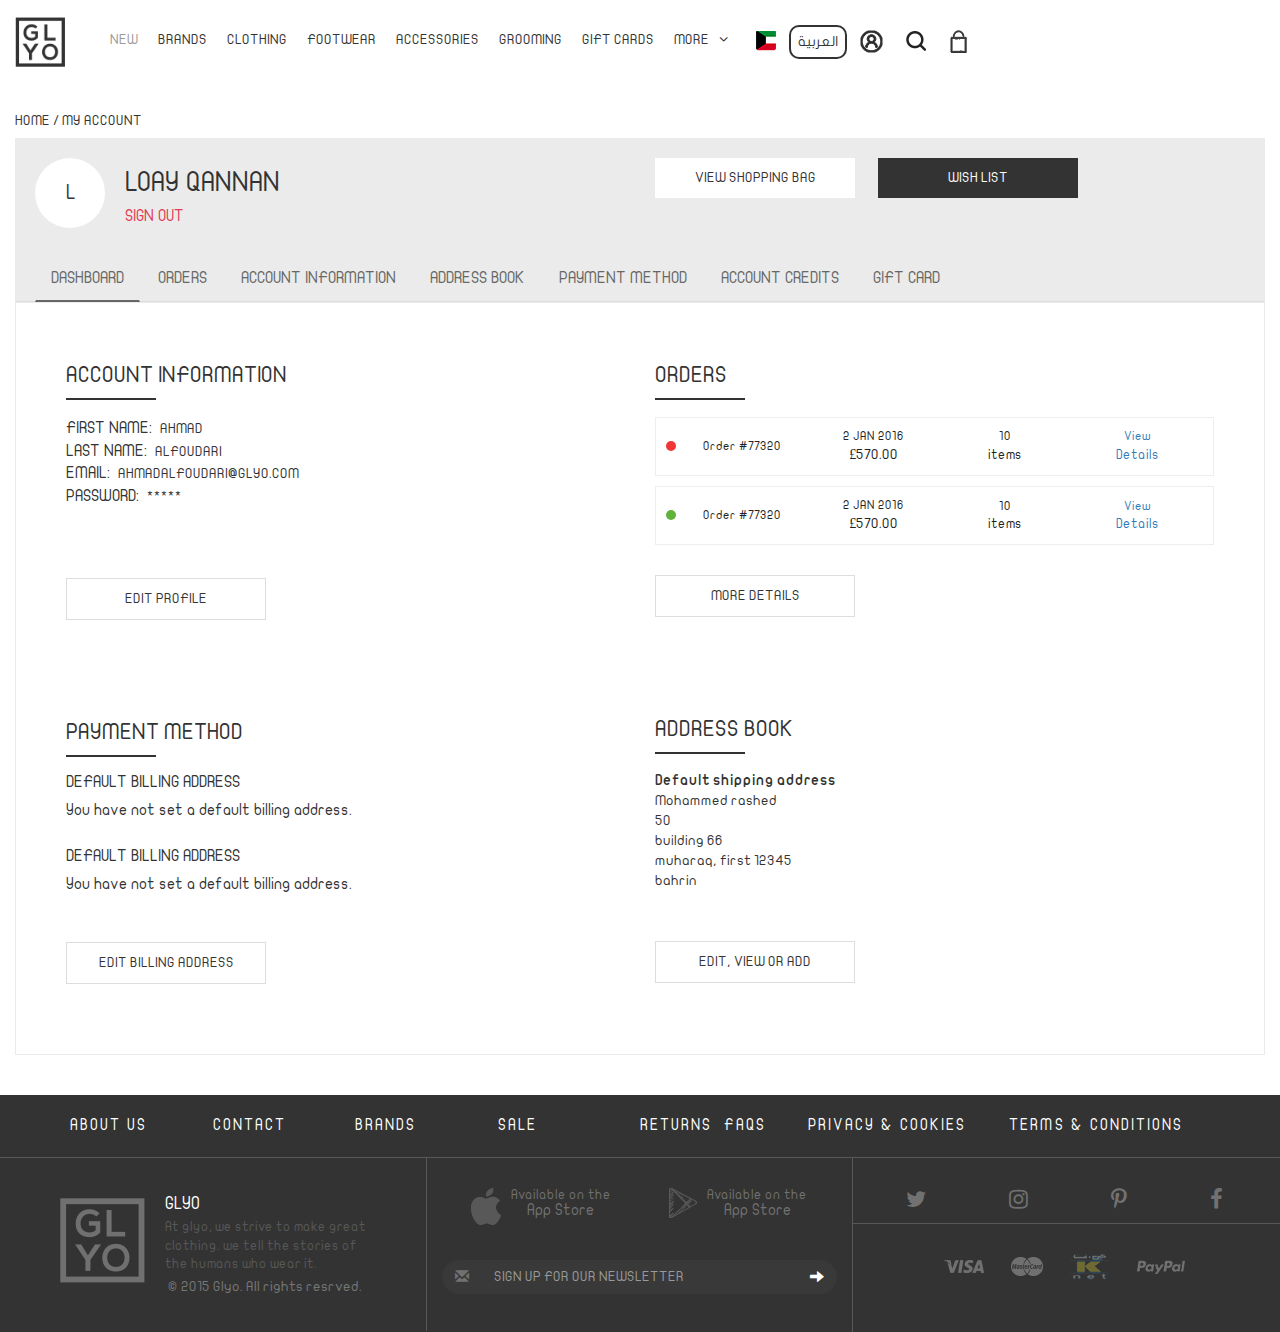
<file: GLYO/my-information.html>
<!doctype html>
<html lang="en">
<head>
<meta charset="utf-8">
<meta http-equiv="X-UA-Compatible" content="IE=edge">
<meta name="viewport" content="width=device-width, initial-scale=1">
<title>My Information</title>

<!--Css Files -->
<link rel="stylesheet" type="text/css" href="css/bootstrap.css" >
<link rel="stylesheet" type="text/css" href="css/font-awesome.min.css" >
<link rel="stylesheet" type="text/css" href="css/normalize.css">
<link rel="stylesheet" type="text/css" href="css/animate.css" />
<link rel="stylesheet" type="text/css" href="css/custom-bootstrap-margin-padding.css" />
<link rel="stylesheet" type="text/css" href="css/style.css" >

<!--FavIcone -->
<link rel="shortcut icon" href="image/logo.png" type="image/x-icon" >

<!-- HTML5 shim and Respond.js for IE8 support of HTML5 elements and media queries -->
<!-- WARNING: Respond.js doesn't work if you view the page via file:// -->
<!--[if lt IE 9]>
      <script src="js/html5shiv.min.js></script>
      <script src="js/respond.min.js"></script>
<![endif]-->

</head>
<body>

<!-- Start Header -->
<section class="header-sec">
  <nav class="navbar navbar-default">
    <div class="container-fluid">
      <!-- Brand and toggle get grouped for better mobile display -->
      <div class="navbar-header">
        <button type="button" class="navbar-toggle collapsed" data-toggle="collapse" data-target="#bs-example-navbar-collapse-1" aria-expanded="false">
          <span class="sr-only">Toggle navigation</span>
          <span class="icon-bar"></span>
          <span class="icon-bar"></span>
          <span class="icon-bar"></span>
        </button>
        <a class="navbar-brand" href="#">
          <img src="image/logo.png" alt="">
        </a>
      </div>

      <!-- Collect the nav links, forms, and other content for toggling -->
      <div class="collapse navbar-collapse" id="bs-example-navbar-collapse-1">
        <ul class="nav navbar-nav">
          <li class="active" ><a href="#" data-link="link">New <span class="sr-only">(current)</span></a></li>
          <li><a href="#" data-link="link">BRANDS</a></li>
          <li><a href="#" data-link="link">CLOTHING</a></li>
          <li><a href="#" data-link="link">FOOTWEAR</a></li>
          <li><a href="#" data-link="link">ACCESSORIES</a></li>
          <li><a href="#" data-link="link">GROOMING</a></li>
          <li><a href="#" data-link="link">GIFT CARDS</a></li>
          <li class="dropdown">
            <a href="#" class="dropdown-toggle" data-toggle="dropdown" role="button" aria-haspopup="true" aria-expanded="false">MORE<span class="fa fa-angle-down"></span></a>
            <ul class="dropdown-menu">
              <li><a href="#">Action</a></li>
              <li><a href="#">Another action</a></li>
            </ul>
          </li>
          <li class="dis-in-blo-mobile"><a href="#" ><img src="image/icons/Kuwait.png" alt=""></a></li>
          <li class="dis-in-blo-mobile"><a href="#" class="arabic-link" >العربية</a></li>
          <li class="dis-in-blo-mobile"><a href="#" ><img src="image/icons/user_male_circle.png" alt=""></a></li>
          <li class="dis-in-blo-mobile"><a href="#" ><img src="image/icons/search.png" alt=""></a></li>
          <li class="dis-in-blo-mobile"><a href="#" ><img src="image/icons/bag.png" alt=""></a></li>
        </ul>
      </div><!-- /.navbar-collapse -->
    </div><!-- /.container-fluid -->
  </nav>
</section>
<!-- End Header -->

<!-- Start My Information Taps -->
<section class="my-info-taps mt-20 mb-40">
  <div class="container-fluid">
    <div class="title-tap">
      <h4 class="text-uppercase">Home / <a href="#">My Account</a></h4>
    </div>
    <!-- Start All Taps -->
    <div class="all-taps">
      <ul class="nav nav-tabs">
        <!-- Start Title Taps in Ul -->
        <div class="title-info p-20">
          <!-- Start Grid System -->
          <div class="row">
            <div class="col-md-6">
              <div class="box-left">
                <div class="one text-uppercase">
                  L
                </div>
                <div class="two pl-20">
                  <h4 class="text-uppercase">Loay Qannan</h4>
                  <h5 class="text-uppercase"><a href="#">Sign Out</a></h5>
                </div>
              </div>
            </div>
            <div class="col-md-6">
              <div class="box-right">
                <button class="btn btn-danger view-btn mr-20">VIEW SHOPPING BAG</button>
                <button class="btn btn-danger wish-btn">WISH LIST</button>
              </div>
            </div>
          </div>
          <!-- End Grid System -->
        </div>
        <!-- End Title Taps in Ul -->

        <li class="active"><a data-toggle="tab" href="#dash" class="text-uppercase ml-lg-20">DASHBOARD</a></li>
        <li><a data-toggle="tab" href="#order" class="text-uppercase">orders</a></li>
        <li><a data-toggle="tab" href="#account-info" class="text-uppercase">ACCOUNT INFORMATION</a></li>
        <li><a data-toggle="tab" href="#address-book" class="text-uppercase">ADDRESS BOOK</a></li>
        <li><a data-toggle="tab" href="#pay-meth" class="text-uppercase">PAYMENT METHOD</a></li>
        <li><a data-toggle="tab" href="#acc-cread" class="text-uppercase">ACCOUNT CREDITS</a></li>
        <li><a data-toggle="tab" href="#gift-card" class="text-uppercase">Gift Card</a></li>
      </ul>

      <div class="tab-content">
        <div id="dash" class="tab-pane fade in active">
          <form class="dash-content-form pb-50">
            <div class="row pt-50 pl-50 pr-50 mb-20">
              <div class="col-md-6 col-left">
                <h4 class="text-uppercase title under-line mb-30">ACCOUNT INFORMATION</h4>
                <ul class="list-unstyled">
                  <li><span class="pr-5">FIRST NAME:</span>  AHMAD</li>
                  <li><span class="pr-5">LAST NAME:</span>  ALFOUDARI</li>
                  <li><span class="pr-5">EMAIL:</span>  AHMADALFOUDARI@GLYO.COM</li>
                  <li><span class="pr-5">Password:</span>  *****</li>
                </ul>
                <button  class="btn btn-primary delete-btn mt-60">Edit Profile</button>
                <div class="mt-100"></div>
                <h4 class="text-uppercase title under-line mb-30">PAYMENT METHOD</h4>
                <div class="description">
                  <h3>DEFAULT BILLING ADDRESS</h3>
                  <h4>You have not set a default billing address.</h4>
                </div>
                <div class="description mt-30">
                  <h3>DEFAULT BILLING ADDRESS</h3>
                  <h4>You have not set a default billing address.</h4>
                </div>
                <button  class="btn btn-primary delete-btn mt-40">edit Billing address</button>
              </div>
              <div class="col-md-6 col-right">
                <h4 class="text-uppercase title under-line mb-30">Orders</h4>
                <ul class="list-unstyled boxes">
                  <li class="mb-10">
                    <div class="one red"></div>
                    <div class="two">
                      Order #77320
                    </div>
                    <div class="three">
                      <p>2 JAN 2016</p>
                      <p>£570.00</p>
                    </div>
                    <div class="four">
                      <p>10</p>
                      <p>items</p>
                    </div>
                    <div class="five">
                      <a href="#">
                        <p>View</p>
                        <p>Details</p>
                      </a>
                    </div>
                  </li>
                  <li class="mb-10">
                    <div class="one green"></div>
                    <div class="two">
                      Order #77320
                    </div>
                    <div class="three">
                      <p>2 JAN 2016</p>
                      <p>£570.00</p>
                    </div>
                    <div class="four">
                      <p>10</p>
                      <p>items</p>
                    </div>
                    <div class="five">
                      <a href="#">
                        <p>View</p>
                        <p>Details</p>
                      </a>
                    </div>
                  </li>
                </ul>
                <button  class="btn btn-primary delete-btn mt-20 ">More Details</button>
                <div class="mt-100"></div>
                <h4 class="text-uppercase title under-line mb-30">ADDRESS BOOK</h4>
                <ul class="list-unstyled list-info">
                  <li>Default shipping address</li>
                  <li>Mohammed rashed</li>
                  <li>50</li>
                  <li>building 66</li>
                  <li>muharaq, first 12345</li>
                  <li>bahrin</li>
                </ul>
                <button  class="btn btn-primary delete-btn mt-40 ">edit, view or add </button>
              </div>
            </div>
          </form>
        </div>
        <div id="order" class="tab-pane fade">
          <div class="content-order-tab pb-50">
            <div class="pt-50 pl-50 pr-50 mb-20">
              <h4 class="text-uppercase title">YOUR ORDER HISTORY</h4>
              <div class="box mb-10">
                <div class="one">
                  Order #77320
                </div>
                <div class="two">
                  2 JAN 2016
                </div>
                <div class="three">
                  10 Items
                </div>
                <div class="four">
                   £570.00
                </div>
                <div class="five">
                  <span class="span-red">PENDING</span>
                </div>
                <div class="six">
                  <a class="span-blue" href="#">View Details</a>
                </div>
              </div>
              <div class="box mb-10">
                <div class="one">
                  Order #77320
                </div>
                <div class="two">
                  2 JAN 2016
                </div>
                <div class="three">
                  10 Items
                </div>
                <div class="four">
                   £570.00
                </div>
                <div class="five">
                  <span class="span-red">PENDING</span>
                </div>
                <div class="six">
                  <a class="span-blue" href="#">View Details</a>
                </div>
              </div>
              <div class="box mb-10">
                <div class="one">
                  Order #77320
                </div>
                <div class="two">
                  2 JAN 2016
                </div>
                <div class="three">
                  10 Items
                </div>
                <div class="four">
                   £570.00
                </div>
                <div class="five">
                  <span class="span-green">DELIVERED</span>
                </div>
                <div class="six">
                  <a class="span-blue" href="#">View Details</a>
                </div>
              </div>
              <div class="box mb-10">
                <div class="one">
                  Order #77320
                </div>
                <div class="two">
                  2 JAN 2016
                </div>
                <div class="three">
                  10 Items
                </div>
                <div class="four">
                   £570.00
                </div>
                <div class="five">
                  <span class="span-green">DELIVERED</span>
                </div>
                <div class="six">
                  <a class="span-blue" href="#">View Details</a>
                </div>
              </div>
              <div class="box mb-10">
                <div class="one">
                  Order #77320
                </div>
                <div class="two">
                  2 JAN 2016
                </div>
                <div class="three">
                  10 Items
                </div>
                <div class="four">
                   £570.00
                </div>
                <div class="five">
                  <span class="span-green">DELIVERED</span>
                </div>
                <div class="six">
                  <a class="span-blue" href="#">View Details</a>
                </div>
              </div>
              <div class="box mb-10">
                <div class="one">
                  Order #77320
                </div>
                <div class="two">
                  2 JAN 2016
                </div>
                <div class="three">
                  10 Items
                </div>
                <div class="four">
                   £570.00
                </div>
                <div class="five">
                  <span class="span-green">DELIVERED</span>
                </div>
                <div class="six">
                  <a class="span-blue" href="#">View Details</a>
                </div>
              </div>
            </div>
          </div>
        </div>
        <div id="account-info" class="tab-pane fade">
          <form class="form-ac-inf p-50">
            <!-- Start Grid System -->
            <div class="row">
              <div class="col-md-6">
                <h4 class="text-uppercase title mb-20">TELL US MORE ABOUT YOU</h4>
                <div class="row">
                  <div class="col-sm-3">
                    <label  class="text-uppercase">FirstName</label>
                  </div>
                  <div class="col-sm-9">
                    <input type="text" class="form-control mb-20">
                  </div>
                  <div class="col-sm-3">
                    <label class="text-uppercase">LAstName</label>
                  </div>
                  <div class="col-sm-9">
                    <input type="text" class="form-control mb-20">
                  </div>

                  <div class="col-sm-3">
                    <label class="text-uppercase">Birth Date</label>
                  </div>
                  <div class="col-sm-3">
                    <input type="text" class="form-control mb-20">
                  </div>
                  <div class="col-sm-3">
                    <input type="text" class="form-control mb-20">
                  </div>
                  <div class="col-sm-3">
                    <input type="text" class="form-control mb-20">
                  </div>

                  <div class="col-sm-3">
                    <label class="text-uppercase">Country</label>
                  </div>
                  <div class="col-sm-9">
                    <input type="text" class="form-control mb-20">
                  </div>
                  <div class="col-sm-3">
                    <label class="text-uppercase">Telephone</label>
                  </div>
                  <div class="col-sm-9">
                    <input type="text" class="form-control mb-20">
                  </div>
                </div>
              </div>
              <div class="col-md-6">
                <h4 class="text-uppercase title mb-20">TELL US MORE ABOUT YOU</h4>
                <div class="row">
                  <div class="col-sm-3">
                    <label  class="text-uppercase">E-email</label>
                  </div>
                  <div class="col-sm-9">
                    <input type="email"  class="form-control mb-20">
                  </div>
                </div>
                <button class="btn btn-danger save-btn mr-20 pull-right mb-20">SAVE CHANGES</button>
                <div class="clearfix"></div>
                <div class="row">
                  <div class="col-sm-3">
                    <label  class="text-uppercase">Old Password</label>
                  </div>
                  <div class="col-sm-9">
                    <input type="email"  class="form-control mb-20">
                  </div>
                  <div class="col-sm-3">
                    <label  class="text-uppercase">NEw Password</label>
                  </div>
                  <div class="col-sm-9">
                    <input type="email"  class="form-control mb-20">
                  </div>
                  <div class="col-sm-3">
                    <label  class="text-uppercase">Re-Enter</label>
                  </div>
                  <div class="col-sm-9">
                    <input type="email"  class="form-control mb-20">
                  </div>
                </div>
                <button class="btn btn-danger save-btn mr-20 pull-right mb-20">SAVE CHANGES</button>
                <div class="clearfix"></div>
              </div>
            </div>
            <!-- End Grid System -->
          </form>
        </div>
        <div id="address-book" class="tab-pane fade">
          <form class="address-b-form pb-50">
            <div class="row pt-50 pl-50 pr-50 mb-20">
              <div class="col-sm-6">
                <h4 class="text-uppercase title">delivery address</h4>
              </div>
              <div class="col-sm-6">
                <button class="btn btn-primary address-b-btn">Add New Address</button>
              </div>
            </div>
            <div class="row bg-color-1 pl-50 pr-50 pt-20 pb-20">
              <div class="col-sm-3">
                <ul class="list-unstyled">
                  <li>Khaled Mustafa</li>
                  <li>Block 4 street 3 House 65</li>
                  <li>Yarmouk</li>
                  <li>Al Asimah</li>
                  <li>Kuwait</li>
                </ul>
              </div>
              <div class="col-sm-3">
                <h5 class="text-uppercase defult-text">Default</h5>
              </div>
              <div class="col-sm-6">
                <button  class="btn btn-primary delete-btn"><i class="fa fa-edit pr-10"></i>Edit</button>
                <button  class="btn btn-primary delete-btn mr-20"><i class="fa fa-trash pr-10"></i>Delete</button>
              </div>
            </div>
            <div class="row bg-color-1 bg-color-2 pl-50 pr-50 pt-20 pb-20">
              <div class="col-sm-6">
                <ul class="list-unstyled">
                  <li>Khaled Mustafa</li>
                  <li>Block 4 street 3 House 65</li>
                  <li>Yarmouk</li>
                  <li>Al Asimah</li>
                  <li>Kuwait</li>
                </ul>
              </div>
              <div class="col-sm-6">

                <button  class="btn btn-primary delete-btn"><i class="fa fa-edit pr-10"></i>Edit</button>
                <button  class="btn btn-primary delete-btn mr-20 ml-20"><i class="fa fa-trash pr-10"></i>Delete</button>
                <button  class="btn btn-primary delete-btn defult-button">Defult</button>
              </div>
            </div>
          </form>
        </div>
        <div id="pay-meth" class="tab-pane fade">
          <form class="form-paymeth-inf p-50">
            <h4 class="text-uppercase title ">delivery address</h4>
            <h6 class="text-uppercase sub-title ">NEW SHIPPING ADDRESS</h6>
            <!-- Start Grid System -->
            <div class="row">
              <div class="col-sm-6">
                <input type="text" class="form-control mb-20" placeholder="NAME OF ADDRESS">
                <select class="form-control mb-20" name="">
                  <option value="">one</option>
                  <option value="">two</option>
                  <option value="">three</option>
                </select>
                <input type="text" class="form-control mb-20" placeholder="FIRST AND LAST NAME">
                <input type="text" class="form-control mb-20" placeholder="PHONE">
              </div>
              <div class="col-sm-6">
                <input type="text" class="form-control mb-20" placeholder="CITY">
                <input type="text" class="form-control mb-20" placeholder="ADDRESS 1">
                <input type="text" class="form-control mb-20" placeholder="ADDRESS 2">
                <div class="row">
                  <div class="col-sm-6">
                    <input type="text" class="form-control mb-20" placeholder="ZIP CODE 1">
                  </div>
                  <div class="col-sm-6">
                    <input type="text" class="form-control mb-20" placeholder="STATUS">
                  </div>
                </div>
              </div>
              <button class="btn btn-danger saveaddress-btn mr-20 pull-right mb-20">Save Address</button>
            </div>
            <!-- End Grid System -->
          </form>
        </div>
        <div id="acc-cread" class="tab-pane fade">
          <form class="form-acc-creadit pt-50 pl-50 pr-50 mb-20">
            <h5 class="text-center mt-50 mb-40">Below you can find details of credits to your account, Including any refunds.
              Your current balance is 0 USD</h5>
            <button  class="btn btn-primary delete-btn mt-40">Click to add Funds </button>
          </form>
        </div>
        <div id="gift-card" class="tab-pane fade">
          <form class="form-gift-card pb-50">
            <div class="row pt-50 pl-50 pr-50 mb-20">
              <div class="col-sm-5">
                <div class="left-col-cred">
                  <div class="btn-group" data-toggle="buttons">

                    <div class="one">
                      <label class="btn btn-success active">
                        <input type="radio" name="options" id="option2" autocomplete="off" chacked>
                        <span class="price">25$</span>
                      </label>

                      <label class="btn btn-success">
                        <input type="radio" name="options" id="option1" autocomplete="off">
                        <span class="price">50$</span>
                      </label>

                      <label class="btn btn-success">
                        <input type="radio" name="options" id="option2" autocomplete="off">
                        <span class="price">75$</span>
                      </label>
                    </div>

                    <div class="two">
                      <label class="btn btn-success ">
                        <input type="radio" name="options" id="option2" autocomplete="off" chacked>
                        <span class="price">100$</span>
                      </label>

                      <label class="btn btn-success">
                        <input type="radio" name="options" id="option1" autocomplete="off">
                        <span class="price">125$</span>
                      </label>

                      <label class="btn btn-success">
                        <input type="radio" name="options" id="option2" autocomplete="off">
                        <span class="price">150$</span>
                      </label>
                    </div>
                    <div class="three">
                      <label class="btn btn-success ">
                        <input type="radio" name="options" id="option2" autocomplete="off" chacked>
                        <span class="price">175$</span>
                      </label>

                      <label class="btn btn-success">
                        <input type="radio" name="options" id="option1" autocomplete="off">
                        <span class="price">200$</span>
                      </label>

                      <label class="btn btn-success">
                        <input type="radio" name="options" id="option2" autocomplete="off">
                        <span class="price">225$</span>
                      </label>
                    </div>

                  </div>
                  <div class="row mt-40">
                    <div class="col-md-4">
                      <input class="form-control input-pluse-min" type="text">
                    </div>
                    <div class="col-md-8">
                      <button  class="btn btn-primary add-to-cred-btn">Add To Card </button>
                    </div>
                  </div>
                </div>
              </div>
              <div class="col-sm-7">
                <div class="right-col-cred">
                  <div class="img-box">
                    <div class="bg-img" style="background:url(image/info-cred.png)"></div>
                    <!-- <img class="img-responsive" src="image/info-cred.png" alt=""> -->
                    <div class="overlay-img">
                      <h3>35$</h3>
                    </div>
                  </div>
                </div>
              </div>
            </div>
          </form>
        </div>
      </div>
    </div>
    <!-- End All Taps -->
  </div>
</section>
<!-- End My Information Taps -->

<!-- Start Footer Section -->
<section class="footer-sec">
  <div class="container">
    <!-- Start First Row -->
    <div class="all-box">
      <div class="f-box">
        <div class="box"><a href="#">About Us</a></div>
        <div class="box"><a href="#">Contact</a></div>
        <div class="box"><a href="#">Brands</a></div>
        <div class="box"><a href="#">Sale</a></div>
      </div>
      <div class="s-box">
        <div class="box"><a href="#">Returns</a></div>
        <div class="box"><a href="#">FAQs</a></div>
        <div class="box-big"><a href="#">Privacy & Cookies</a></div>
        <div class="box-big"><a href="#">Terms & Conditions</a></div>
      </div>
    </div>
    <!-- End First Row -->
  </div>
  <div class="divider"></div>
  <div class="container-fluid">
    <div class="social">
      <!-- Start Grid System -->
      <div class="row">

        <div class="col-md-4 border-r">
          <div class="box-1">
            <div class="box-1-1">
              <img src="image/logo-2.png" alt="">
            </div>
            <div class="box-1-2">
              <h2>Glyo</h2>
              <p>
                At glyo, we strive to make great<br>
                clothing. we tell the stories of<br>
                the humans  who wear it.
              </p>
              <h3>
                © 2015 Glyo. All rights resrved.
              </h3>
            </div>
          </div>
        </div>
        <div class="col-md-4 border-r">
          <div class="box-2">
            <div class="box-2-1">
              <div class="d1">
                <div class="d1-1">
                  <img src="image/icons/Apple.png" alt="">
                </div>
                <div class="d1-2">
                  <h3>Available on the</h3>
                  <h2>App Store</h2>
                </div>
              </div>
              <div class="d2">
                <div class="d2-1">
                  <img src="image/icons/Google Play.png" alt="">
                </div>
                <div class="d2-2">
                  <h3>Available on the</h3>
                  <h2>App Store</h2>
                </div>
              </div>
            </div>
            <div class="box-2-2">
              <form>
                <div class="input-group">
                   <span class="input-group-addon"><i class="glyphicon glyphicon-envelope"></i></span>
                   <input id="email" type="text" class="form-control" name="email" placeholder="SIGN UP FOR OUR NEWSLETTER">
                   <span class="input-group-addon"><i class="glyphicon glyphicon-arrow-right"></i></span>
                </div>
              </form>
            </div>
          </div>
        </div>
        <div class="col-md-4 border-b">
          <div class="box-3">
            <ul class="list-unstyled list-inline">
              <li><a href="#"><i class="fa fa-twitter"></i></a></li>
              <li><a href="#"><i class="fa fa-instagram"></i></a></li>
              <li><a href="#"><i class="fa fa-pinterest-p"></i></a></li>
              <li><a href="#"><i class="fa fa-facebook"></i></a></li>
            </ul>
          </div>
          <div class="box-3 no-b">
            <ul class="list-unstyled list-inline">
              <li><a href="#"><img src="image/icons/visa-1.png" alt=""></a></li>
              <li><a href="#"><img src="image/icons/visa-2.png" alt=""></a></li>
              <li><a href="#"><img src="image/icons/visa-3.png" alt=""></a></li>
              <li><a href="#"><img src="image/icons/visa-4.png" alt=""></a></li>
            </ul>
          </div>
        </div>
      </div>
      <!-- End Grid System -->
    </div>
  </div>
</section>
<!-- End Footer Section -->

<!--JavaScript Files -->
<script src="js/jquery-1.11.3.js"></script>
<script src="js/bootstrap.min.js"></script>
<script src="js/wow.min.js"></script>
<script> new WOW().init(); </script>
<script src="js/myjs.js"></script>

</body>
</html>
</file>
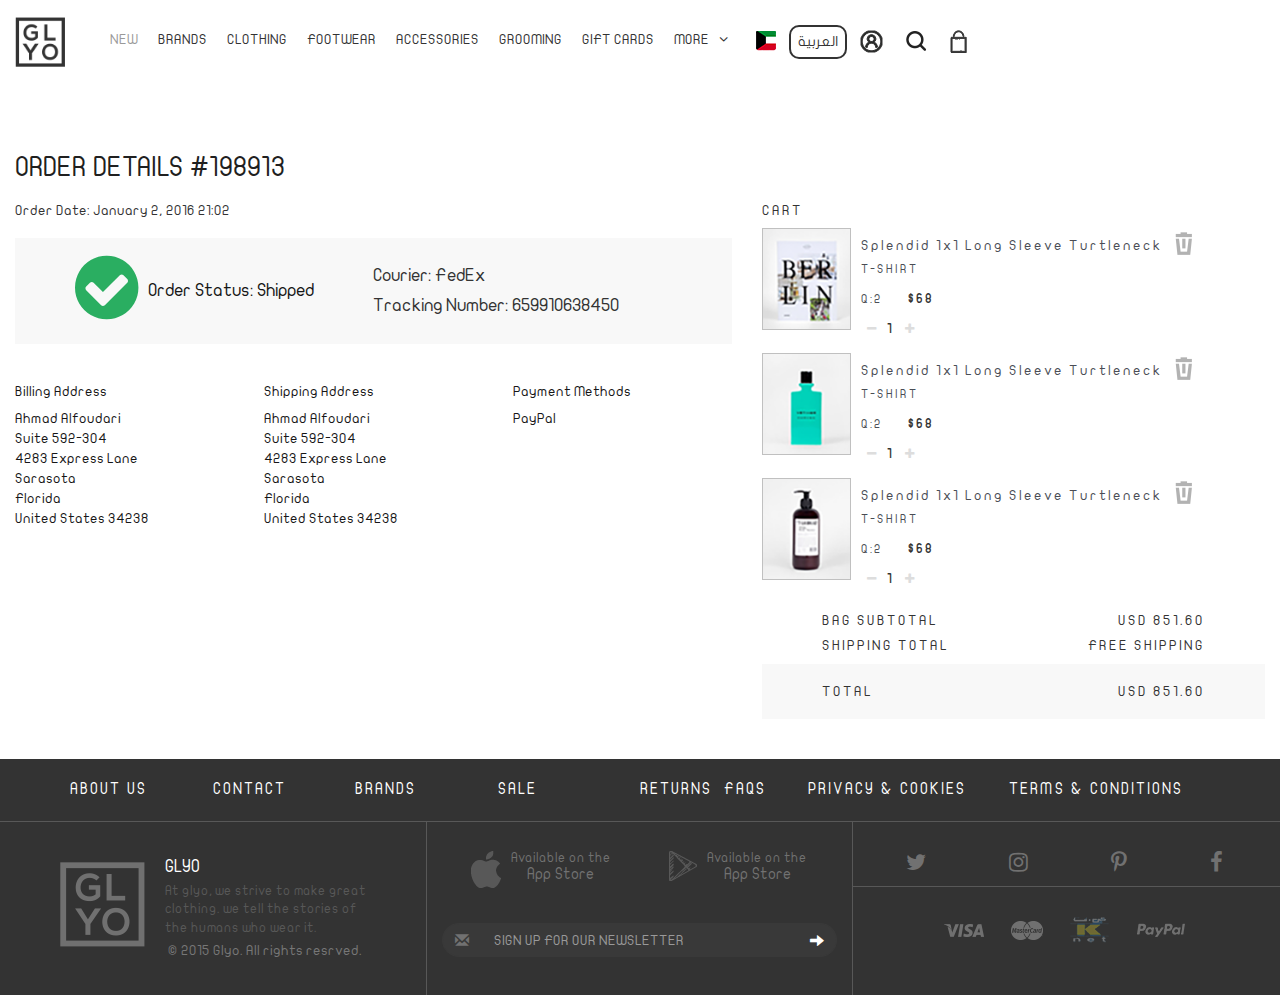
<file: GLYO/order-details.html>
<!doctype html>
<html lang="en">
<head>
<meta charset="utf-8">
<meta http-equiv="X-UA-Compatible" content="IE=edge">
<meta name="viewport" content="width=device-width, initial-scale=1">
<title>Order Details</title>

<!--Css Files -->
<link rel="stylesheet" type="text/css" href="css/bootstrap.css" >
<link rel="stylesheet" type="text/css" href="css/font-awesome.min.css" >
<link rel="stylesheet" type="text/css" href="css/normalize.css">
<link rel="stylesheet" type="text/css" href="css/animate.css" />
<link rel="stylesheet" type="text/css" href="css/custom-bootstrap-margin-padding.css" />
<link rel="stylesheet" type="text/css" href="css/style.css" >

<!--FavIcone -->
<link rel="shortcut icon" href="image/logo.png" type="image/x-icon" >

<!-- HTML5 shim and Respond.js for IE8 support of HTML5 elements and media queries -->
<!-- WARNING: Respond.js doesn't work if you view the page via file:// -->
<!--[if lt IE 9]>
      <script src="js/html5shiv.min.js></script>
      <script src="js/respond.min.js"></script>
<![endif]-->

</head>
<body>

<!-- Start Header -->

<section class="header-sec">
  <nav class="navbar navbar-default">
    <div class="container-fluid">
      <!-- Brand and toggle get grouped for better mobile display -->
      <div class="navbar-header">
        <button type="button" class="navbar-toggle collapsed" data-toggle="collapse" data-target="#bs-example-navbar-collapse-1" aria-expanded="false">
          <span class="sr-only">Toggle navigation</span>
          <span class="icon-bar"></span>
          <span class="icon-bar"></span>
          <span class="icon-bar"></span>
        </button>
        <a class="navbar-brand" href="#">
          <img src="image/logo.png" alt="">
        </a>
      </div>

      <!-- Collect the nav links, forms, and other content for toggling -->
      <div class="collapse navbar-collapse" id="bs-example-navbar-collapse-1">
        <ul class="nav navbar-nav">
          <li class="active" ><a href="#" data-link="link">New <span class="sr-only">(current)</span></a></li>
          <li><a href="#" data-link="link">BRANDS</a></li>
          <li><a href="#" data-link="link">CLOTHING</a></li>
          <li><a href="#" data-link="link">FOOTWEAR</a></li>
          <li><a href="#" data-link="link">ACCESSORIES</a></li>
          <li><a href="#" data-link="link">GROOMING</a></li>
          <li><a href="#" data-link="link">GIFT CARDS</a></li>
          <li class="dropdown">
            <a href="#" class="dropdown-toggle" data-toggle="dropdown" role="button" aria-haspopup="true" aria-expanded="false">MORE<span class="fa fa-angle-down"></span></a>
            <ul class="dropdown-menu">
              <li><a href="#">Action</a></li>
              <li><a href="#">Another action</a></li>
            </ul>
          </li>
          <li class="dis-in-blo-mobile"><a href="#" ><img src="image/icons/Kuwait.png" alt=""></a></li>
          <li class="dis-in-blo-mobile"><a href="#" class="arabic-link" >العربية</a></li>
          <li class="dis-in-blo-mobile"><a href="#" ><img src="image/icons/user_male_circle.png" alt=""></a></li>
          <li class="dis-in-blo-mobile"><a href="#" ><img src="image/icons/search.png" alt=""></a></li>
          <li class="dis-in-blo-mobile"><a href="#" ><img src="image/icons/bag.png" alt=""></a></li>
        </ul>
      </div><!-- /.navbar-collapse -->
    </div><!-- /.container-fluid -->
  </nav>
</section>
<!-- End Header -->

<!-- Start Order Details -->
<section class="order-details pt-40 pb-40">
  <div class="container-fluid">
    <div class="od-title">
      <h4 class="text-uppercase">order details  <span>#198913</span></h4>
    </div>
    <!-- Start Grid System -->
    <div class="row">
      <div class="col-sm-7">
        <div class="left-box">
          <div class="od-subtitle mb-20">
            <h5>Order Date: January 2, 2016 21:02</h5>
          </div>
          <div class="od-order-status">
            <div class="one">
              <div class="one-icon">
                <i class="fa fa-check-circle pr-10" aria-hidden="true"></i>
              </div>
              <div class="one-h4">
                <h4>Order Status: Shipped</h4>
              </div>
            </div>
            <div class="two">
              <h4>Courier: FedEx</h4>
              <h4>Tracking Number: 659910638450</h4>
            </div>
          </div>
          <!-- Start Sub Grid  -->
          <div class="row mt-30 ul-box">
            <div class="col-sm-4 col-xs-6">
              <h4 class="ul-title">Billing Address</h4>
              <ul class="list-unstyled mb-10">
                <li>Ahmad Alfoudari</li>
                <li>Suite 592-304</li>
                <li>4283 Express Lane</li>
                <li>Sarasota</li>
                <li>Florida</li>
                <li>United States 34238</li>
              </ul>
            </div>
            <div class="col-sm-4 col-xs-6">
              <h4 class="ul-title">Shipping Address</h4>
              <ul class="list-unstyled mb-10">
                <li>Ahmad Alfoudari</li>
                <li>Suite 592-304</li>
                <li>4283 Express Lane</li>
                <li>Sarasota</li>
                <li>Florida</li>
                <li>United States 34238</li>
              </ul>
            </div>
            <div class="col-sm-4 col-xs-6">
              <h4 class="ul-title">Payment Methods</h4>
              <ul class="list-unstyled mb-10">
                <li>PayPal</li>
              </ul>
            </div>
          </div>
          <!-- End Sub Grid  -->
        </div>
      </div>
      <div class="col-md-5 col-sm-4">
        <div class="sub-title-sec">
          <h5>cart</h5>
          <div class="box">
            <div class="box-1">
              <img style="background: url(image/check-reg/1.png)center center" alt="">
            </div>
            <div class="box-2">
              <h4>Splendid 1x1 Long Sleeve Turtleneck</h4>
              <h6>T-shirt</h6>
              <h6><span>Q:2</span> <span class="dollar">$68</span></h6>
              <h6 class="plus-min"><span><button><i class="fa fa-minus"></i></button></span> <span class="num">1</span> <button><i class="fa fa-plus"></i></button></h6>
            </div>
            <div class="box-3">
              <a href="#"><img src="image/icons/rabbish.png" alt=""></a>
            </div>
          </div>
          <div class="box">
            <div class="box-1">
              <img style="background: url(image/check-reg/2.png)center center" alt="">
            </div>
            <div class="box-2">
              <h4>Splendid 1x1 Long Sleeve Turtleneck</h4>
              <h6>T-shirt</h6>
              <h6><span>Q:2</span> <span class="dollar">$68</span></h6>
              <h6 class="plus-min"><span><button><i class="fa fa-minus"></i></button></span> <span class="num">1</span> <button><i class="fa fa-plus"></i></button></h6>
            </div>
            <div class="box-3">
              <a href="#"><img src="image/icons/rabbish.png" alt=""></a>
            </div>
          </div>
          <div class="box">
            <div class="box-1">
              <img style="background: url(image/check-reg/3.png)center center" alt="">
            </div>
            <div class="box-2">
              <h4>Splendid 1x1 Long Sleeve Turtleneck</h4>
              <h6>T-shirt</h6>
              <h6><span>Q:2</span> <span class="dollar">$68</span></h6>
              <h6 class="plus-min"><span><button><i class="fa fa-minus"></i></button></span> <span class="num">1</span> <button><i class="fa fa-plus"></i></button></h6>
            </div>
            <div class="box-3">
              <a href="#"><img src="image/icons/rabbish.png" alt=""></a>
            </div>
          </div>
          <div class="total-cal">
            <div class="box-h4 pr-60 pl-60">
              <h4 class="text-uppercase">Bag Subtotal <span class="pull-right">USD 851.60</span></h4>
              <h4 class="text-uppercase">Shipping Total <span class="pull-right">Free Shipping</span></h4>
            </div>
            <div class="total-box pt-10 pb-10 pr-60 pl-60">
              <h4 class="text-uppercase">TOTAL <span class="pull-right">USD 851.60</span></h4>
            </div>
          </div>
        </div>
      </div>
    </div>
    <!-- End Grid System -->
  </div>
</section>
<!-- End Order Details -->

<!-- Start Footer Section -->
<section class="footer-sec">
  <div class="container">
    <!-- Start First Row -->
    <div class="all-box">
      <div class="f-box">
        <div class="box"><a href="#">About Us</a></div>
        <div class="box"><a href="#">Contact</a></div>
        <div class="box"><a href="#">Brands</a></div>
        <div class="box"><a href="#">Sale</a></div>
      </div>
      <div class="s-box">
        <div class="box"><a href="#">Returns</a></div>
        <div class="box"><a href="#">FAQs</a></div>
        <div class="box-big"><a href="#">Privacy & Cookies</a></div>
        <div class="box-big"><a href="#">Terms & Conditions</a></div>
      </div>
    </div>
    <!-- End First Row -->
  </div>
  <div class="divider"></div>
  <div class="container-fluid">
    <div class="social">
      <!-- Start Grid System -->
      <div class="row">

        <div class="col-md-4 border-r">
          <div class="box-1">
            <div class="box-1-1">
              <img src="image/logo-2.png" alt="">
            </div>
            <div class="box-1-2">
              <h2>Glyo</h2>
              <p>
                At glyo, we strive to make great<br>
                clothing. we tell the stories of<br>
                the humans  who wear it.
              </p>
              <h3>
                © 2015 Glyo. All rights resrved.
              </h3>
            </div>
          </div>
        </div>
        <div class="col-md-4 border-r">
          <div class="box-2">
            <div class="box-2-1">
              <div class="d1">
                <div class="d1-1">
                  <img src="image/icons/Apple.png" alt="">
                </div>
                <div class="d1-2">
                  <h3>Available on the</h3>
                  <h2>App Store</h2>
                </div>
              </div>
              <div class="d2">
                <div class="d2-1">
                  <img src="image/icons/Google Play.png" alt="">
                </div>
                <div class="d2-2">
                  <h3>Available on the</h3>
                  <h2>App Store</h2>
                </div>
              </div>
            </div>
            <div class="box-2-2">
              <form>
                <div class="input-group">
                   <span class="input-group-addon"><i class="glyphicon glyphicon-envelope"></i></span>
                   <input id="email" type="text" class="form-control" name="email" placeholder="SIGN UP FOR OUR NEWSLETTER">
                   <span class="input-group-addon"><i class="glyphicon glyphicon-arrow-right"></i></span>
                </div>
              </form>
            </div>
          </div>
        </div>
        <div class="col-md-4 border-b">
          <div class="box-3">
            <ul class="list-unstyled list-inline">
              <li><a href="#"><i class="fa fa-twitter"></i></a></li>
              <li><a href="#"><i class="fa fa-instagram"></i></a></li>
              <li><a href="#"><i class="fa fa-pinterest-p"></i></a></li>
              <li><a href="#"><i class="fa fa-facebook"></i></a></li>
            </ul>
          </div>
          <div class="box-3 no-b">
            <ul class="list-unstyled list-inline">
              <li><a href="#"><img src="image/icons/visa-1.png" alt=""></a></li>
              <li><a href="#"><img src="image/icons/visa-2.png" alt=""></a></li>
              <li><a href="#"><img src="image/icons/visa-3.png" alt=""></a></li>
              <li><a href="#"><img src="image/icons/visa-4.png" alt=""></a></li>
            </ul>
          </div>
        </div>
      </div>
      <!-- End Grid System -->
    </div>
  </div>
</section>
<!-- End Footer Section -->

<!--JavaScript Files -->
<script src="js/jquery-1.11.3.js"></script>
<script src="js/bootstrap.min.js"></script>
<script src="js/wow.min.js"></script>
<script> new WOW().init(); </script>
<script src="js/myjs.js"></script>

</body>
</html>
</file>
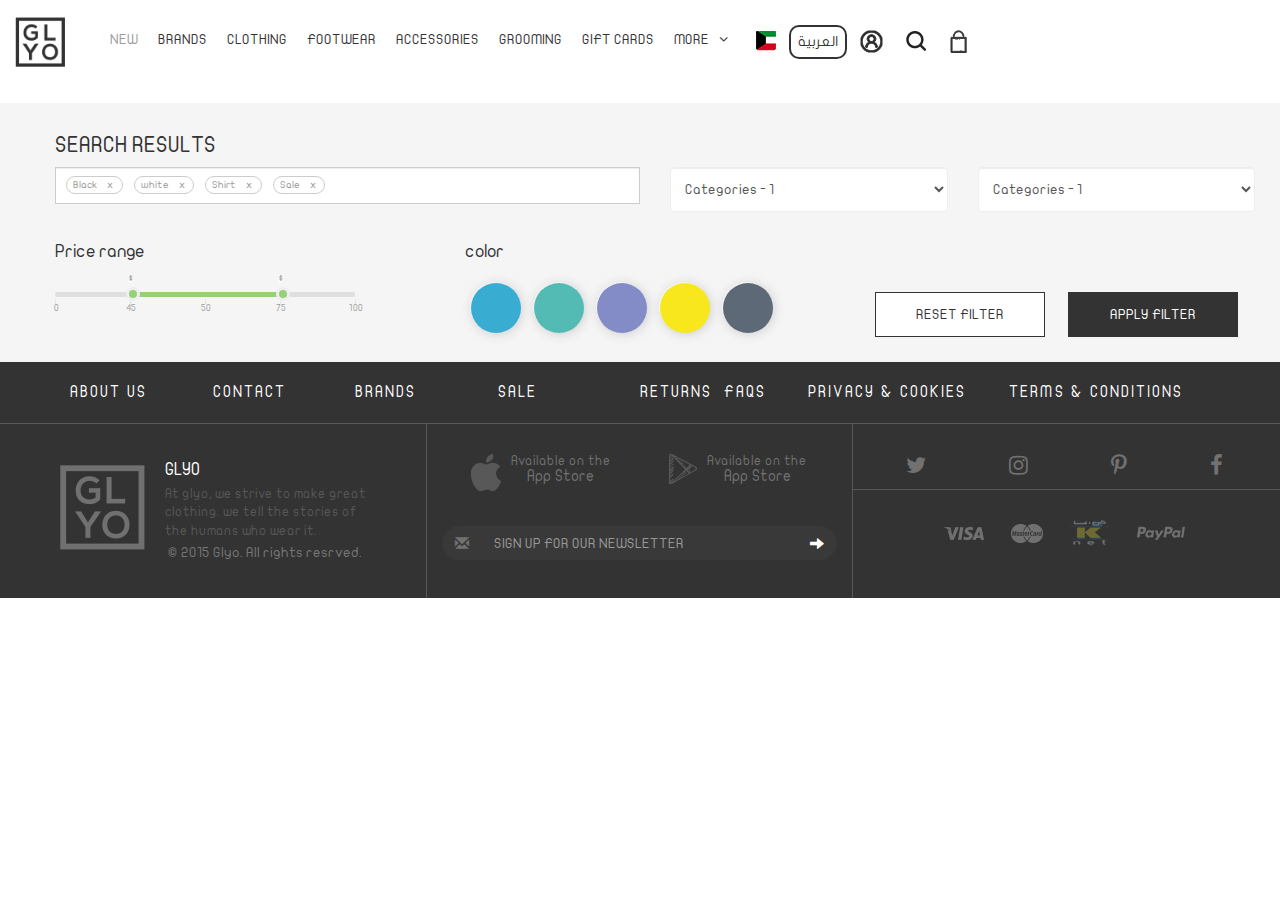
<file: GLYO/search-result.html>
<!doctype html>
<html lang="en">
<head>
<meta charset="utf-8">
<meta http-equiv="X-UA-Compatible" content="IE=edge">
<meta name="viewport" content="width=device-width, initial-scale=1">
<title>Search Result</title>

<!--Css Files -->
<link rel="stylesheet" type="text/css" href="css/bootstrap.css" />
<link rel="stylesheet" type="text/css" href="css/font-awesome.min.css" />
<link rel="stylesheet" type="text/css" href="css/bootstrap-tagsinput.css" />
<link rel="stylesheet" type="text/css" href="css/normalize.css">
<link rel="stylesheet" type="text/css" href="css/animate.css" />
<link rel="stylesheet" type="text/css" href="css/custom-bootstrap-margin-padding.css" />
<link rel="stylesheet" type="text/css" href="css/jrange.css" />
<link rel="stylesheet" type="text/css" href="css/style.css" >

<!--FavIcone -->
<link rel="shortcut icon" href="image/logo.png" type="image/x-icon" >

<!-- HTML5 shim and Respond.js for IE8 support of HTML5 elements and media queries -->
<!-- WARNING: Respond.js doesn't work if you view the page via file:// -->
<!--[if lt IE 9]>
      <script src="js/html5shiv.min.js></script>
      <script src="js/respond.min.js"></script>
<![endif]-->

</head>
<body>

<!-- Start Header -->

<section class="header-sec">
  <nav class="navbar navbar-default">
    <div class="container-fluid">
      <!-- Brand and toggle get grouped for better mobile display -->
      <div class="navbar-header">
        <button type="button" class="navbar-toggle collapsed" data-toggle="collapse" data-target="#bs-example-navbar-collapse-1" aria-expanded="false">
          <span class="sr-only">Toggle navigation</span>
          <span class="icon-bar"></span>
          <span class="icon-bar"></span>
          <span class="icon-bar"></span>
        </button>
        <a class="navbar-brand" href="#">
          <img src="image/logo.png" alt="">
        </a>
      </div>

      <!-- Collect the nav links, forms, and other content for toggling -->
      <div class="collapse navbar-collapse" id="bs-example-navbar-collapse-1">
        <ul class="nav navbar-nav">
          <li class="active" ><a href="#" data-link="link">New <span class="sr-only">(current)</span></a></li>
          <li><a href="#" data-link="link">BRANDS</a></li>
          <li><a href="#" data-link="link">CLOTHING</a></li>
          <li><a href="#" data-link="link">FOOTWEAR</a></li>
          <li><a href="#" data-link="link">ACCESSORIES</a></li>
          <li><a href="#" data-link="link">GROOMING</a></li>
          <li><a href="#" data-link="link">GIFT CARDS</a></li>
          <li class="dropdown">
            <a href="#" class="dropdown-toggle" data-toggle="dropdown" role="button" aria-haspopup="true" aria-expanded="false">MORE<span class="fa fa-angle-down"></span></a>
            <ul class="dropdown-menu">
              <li><a href="#">Action</a></li>
              <li><a href="#">Another action</a></li>
            </ul>
          </li>
          <li class="dis-in-blo-mobile"><a href="#" ><img src="image/icons/Kuwait.png" alt=""></a></li>
          <li class="dis-in-blo-mobile"><a href="#" class="arabic-link" >العربية</a></li>
          <li class="dis-in-blo-mobile"><a href="#" ><img src="image/icons/user_male_circle.png" alt=""></a></li>
          <li class="dis-in-blo-mobile"><a href="#" ><img src="image/icons/search.png" alt=""></a></li>
          <li class="dis-in-blo-mobile"><a href="#" ><img src="image/icons/bag.png" alt=""></a></li>
        </ul>
      </div><!-- /.navbar-collapse -->
    </div><!-- /.container-fluid -->
  </nav>
</section>
<!-- End Header -->

<!-- Start Result Head Search -->
<section class="search-result-head pt-20 pb-20 pl-40 pr-10">
  <div class="container-fluid">
      <h4 class="title text-uppercase">Search Results</h4>
      <!-- start Grid System -->
      <div class="row">
        <div class="col-sm-6">
          <div class="two-box-2 news-two-box-2">
            <select multiple data-role="tagsinput">
              <option value="Black"></option>
              <option value="white"></option>
              <option value="Shirt"></option>
              <option value="Sale"></option>
            </select>
          </div>
        </div>
        <div class="col-sm-3">
          <select class="select-1 form-control" name="">
            <option value="" selected >Categories - 1</option>
            <option value="">Categories - 2</option>
            <option value="">Categories - 3</option>
          </select>
        </div>
        <div class="col-sm-3">
          <select class="select-1 form-control" name="">
            <option value="" selected>Categories - 1</option>
            <option value="">Categories - 2</option>
            <option value="">Categories - 3</option>
          </select>
        </div>
      </div>
      <!-- End Grid System -->
      <!-- start Grid System -->
      <div class="row">
        <div class="col-md-4">
          <h4 class="percintage-title mt-30 mb-20">Price range</h4>
          <div class="demo-output mt-30 mb-20">
          	<input class="range-slider" type="hidden" value="25,75"/>
          </div>

        </div>
        <div class="col-md-4">
          <h4 class="percintage-title mt-30 ">color</h4>
          <div class="box-4">
            <div class="checkboxx ch-1">
              <input type="checkbox" id="checkbox1">
              <label for="checkbox1"></label>
            </div>
            <div class="checkboxx ch-2">
              <input type="checkbox" id="checkbox2">
              <label for="checkbox2"></label>
            </div>
            <div class="checkboxx ch-3">
              <input type="checkbox" id="checkbox3">
              <label for="checkbox3"></label>
            </div>
            <div class="checkboxx ch-4">
              <input type="checkbox" id="checkbox4">
              <label for="checkbox4"></label>
            </div>
            <div class="checkboxx ch-5">
              <input type="checkbox" id="checkbox5">
              <label for="checkbox5"></label>
            </div>
          </div>
        </div>
        <div class="col-md-4">
          <div class="box-button mt-80">
            <button class="btn btn-danger mr-lg-20" type="button">Reset filter</button>
            <button class="btn btn-danger" type="button">Apply filter</button>
          </div>
        </div>
      </div>
      <!-- End Grid System -->
  </div>
</section>
<!-- End Result Head Search -->

<!-- Start Result Content Search -->
<section class="result-content">

</section>
<!-- End Result Content Search -->

<!-- Start Footer Section -->
<section class="footer-sec">
  <div class="container">
    <!-- Start First Row -->
    <div class="all-box">
      <div class="f-box">
        <div class="box"><a href="#">About Us</a></div>
        <div class="box"><a href="#">Contact</a></div>
        <div class="box"><a href="#">Brands</a></div>
        <div class="box"><a href="#">Sale</a></div>
      </div>
      <div class="s-box">
        <div class="box"><a href="#">Returns</a></div>
        <div class="box"><a href="#">FAQs</a></div>
        <div class="box-big"><a href="#">Privacy & Cookies</a></div>
        <div class="box-big"><a href="#">Terms & Conditions</a></div>
      </div>
    </div>
    <!-- End First Row -->
  </div>
  <div class="divider"></div>
  <div class="container-fluid">
    <div class="social">
      <!-- Start Grid System -->
      <div class="row">

        <div class="col-md-4 border-r">
          <div class="box-1">
            <div class="box-1-1">
              <img src="image/logo-2.png" alt="">
            </div>
            <div class="box-1-2">
              <h2>Glyo</h2>
              <p>
                At glyo, we strive to make great<br>
                clothing. we tell the stories of<br>
                the humans  who wear it.
              </p>
              <h3>
                © 2015 Glyo. All rights resrved.
              </h3>
            </div>
          </div>
        </div>
        <div class="col-md-4 border-r">
          <div class="box-2">
            <div class="box-2-1">
              <div class="d1">
                <div class="d1-1">
                  <img src="image/icons/Apple.png" alt="">
                </div>
                <div class="d1-2">
                  <h3>Available on the</h3>
                  <h2>App Store</h2>
                </div>
              </div>
              <div class="d2">
                <div class="d2-1">
                  <img src="image/icons/Google Play.png" alt="">
                </div>
                <div class="d2-2">
                  <h3>Available on the</h3>
                  <h2>App Store</h2>
                </div>
              </div>
            </div>
            <div class="box-2-2">
              <form>
                <div class="input-group">
                   <span class="input-group-addon"><i class="glyphicon glyphicon-envelope"></i></span>
                   <input id="email" type="text" class="form-control" name="email" placeholder="SIGN UP FOR OUR NEWSLETTER">
                   <span class="input-group-addon"><i class="glyphicon glyphicon-arrow-right"></i></span>
                </div>
              </form>
            </div>
          </div>
        </div>
        <div class="col-md-4 border-b">
          <div class="box-3">
            <ul class="list-unstyled list-inline">
              <li><a href="#"><i class="fa fa-twitter"></i></a></li>
              <li><a href="#"><i class="fa fa-instagram"></i></a></li>
              <li><a href="#"><i class="fa fa-pinterest-p"></i></a></li>
              <li><a href="#"><i class="fa fa-facebook"></i></a></li>
            </ul>
          </div>
          <div class="box-3 no-b">
            <ul class="list-unstyled list-inline">
              <li><a href="#"><img src="image/icons/visa-1.png" alt=""></a></li>
              <li><a href="#"><img src="image/icons/visa-2.png" alt=""></a></li>
              <li><a href="#"><img src="image/icons/visa-3.png" alt=""></a></li>
              <li><a href="#"><img src="image/icons/visa-4.png" alt=""></a></li>
            </ul>
          </div>
        </div>
      </div>
      <!-- End Grid System -->
    </div>
  </div>
</section>
<!-- End Footer Section -->

<!--JavaScript Files -->
<script src="js/jquery-1.11.3.js"></script>
<script src="js/bootstrap.min.js"></script>
<script src="js/bootstrap-tagsinput.js"></script>
<script src="js/bootstrap-tagsinput-angular.js"></script>
<script src="js/wow.min.js"></script>
<script> new WOW().init(); </script>
<script src="js/jrange.js"></script>
<script src="js/myjs.js"></script>
<script type="text/javascript">
$('.range-slider').jRange({
    from: 0,
    to: 100,
    step: 1,
    scale: [0,45,50,75,100],
    format: '$',
    width: 300,
    showLabels: true,
    isRange : true
  });
</script>
</body>
</html>
</file>
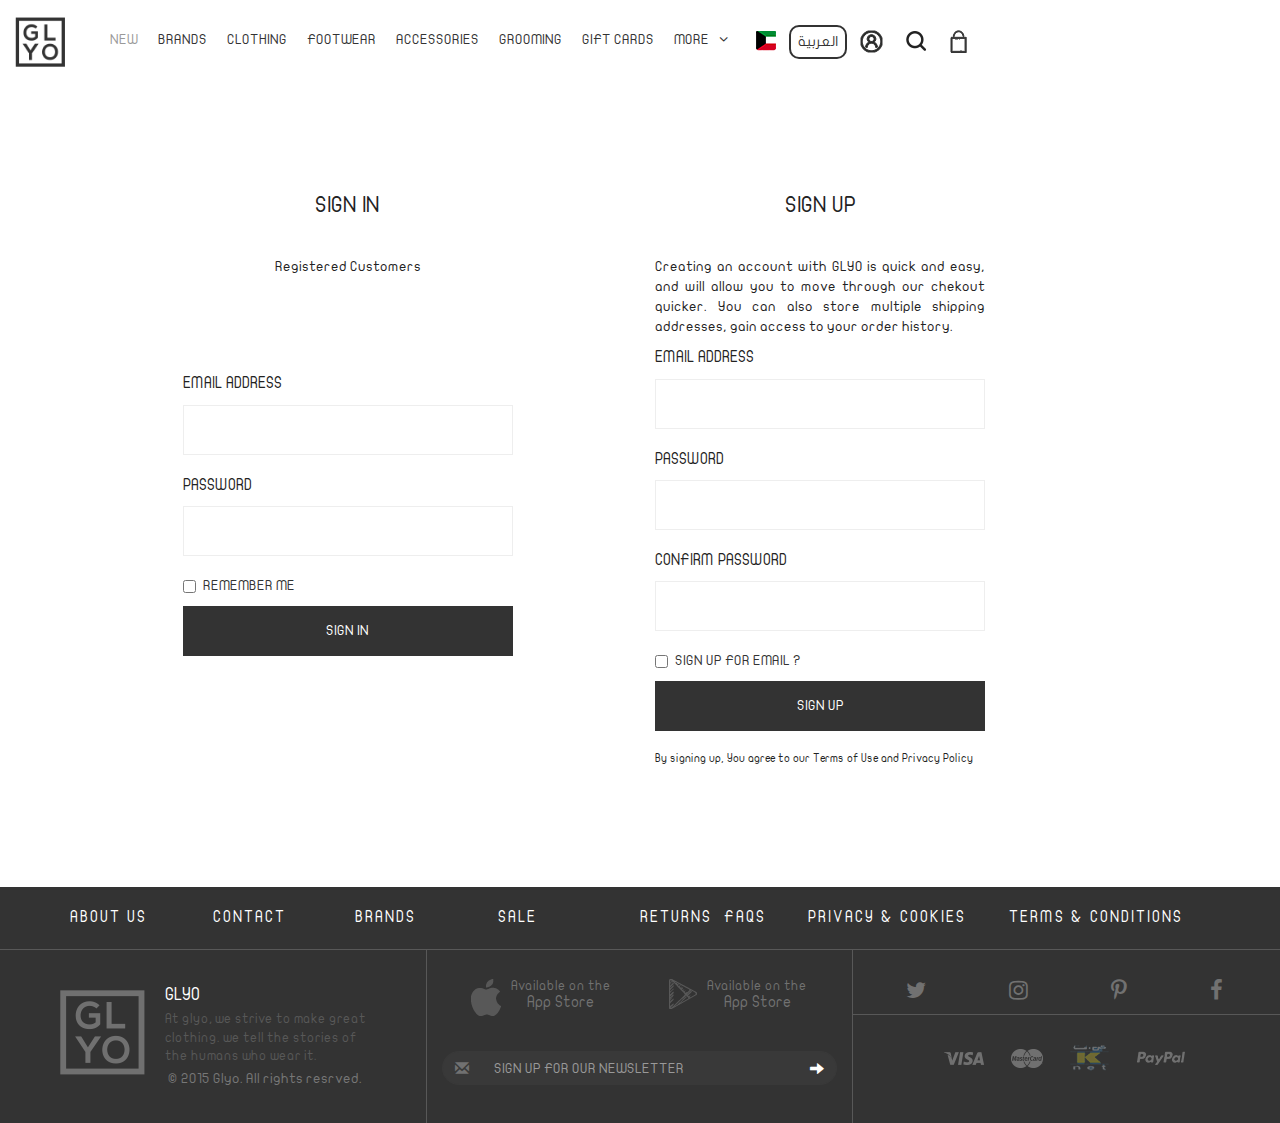
<file: GLYO/sign-in.html>
<!doctype html>
<html lang="en">
<head>
<meta charset="utf-8">
<meta http-equiv="X-UA-Compatible" content="IE=edge">
<meta name="viewport" content="width=device-width, initial-scale=1">
<title>Sign In</title>

<!--Css Files -->
<link rel="stylesheet" type="text/css" href="css/bootstrap.css" >
<link rel="stylesheet" type="text/css" href="css/font-awesome.min.css" >
<link rel="stylesheet" type="text/css" href="css/normalize.css">
<link rel="stylesheet" type="text/css" href="css/animate.css" />
<link rel="stylesheet" type="text/css" href="css/custom-bootstrap-margin-padding.css" />
<link rel="stylesheet" type="text/css" href="css/style.css" >

<!--FavIcone -->
<link rel="shortcut icon" href="image/logo.png" type="image/x-icon" >

<!-- HTML5 shim and Respond.js for IE8 support of HTML5 elements and media queries -->
<!-- WARNING: Respond.js doesn't work if you view the page via file:// -->
<!--[if lt IE 9]>
      <script src="js/html5shiv.min.js></script>
      <script src="js/respond.min.js"></script>
<![endif]-->

</head>
<body>

<!-- Start Header -->

<section class="header-sec">
  <nav class="navbar navbar-default">
    <div class="container-fluid">
      <!-- Brand and toggle get grouped for better mobile display -->
      <div class="navbar-header">
        <button type="button" class="navbar-toggle collapsed" data-toggle="collapse" data-target="#bs-example-navbar-collapse-1" aria-expanded="false">
          <span class="sr-only">Toggle navigation</span>
          <span class="icon-bar"></span>
          <span class="icon-bar"></span>
          <span class="icon-bar"></span>
        </button>
        <a class="navbar-brand" href="#">
          <img src="image/logo.png" alt="">
        </a>
      </div>

      <!-- Collect the nav links, forms, and other content for toggling -->
      <div class="collapse navbar-collapse" id="bs-example-navbar-collapse-1">
        <ul class="nav navbar-nav">
          <li class="active" ><a href="#" data-link="link">New <span class="sr-only">(current)</span></a></li>
          <li><a href="#" data-link="link">BRANDS</a></li>
          <li><a href="#" data-link="link">CLOTHING</a></li>
          <li><a href="#" data-link="link">FOOTWEAR</a></li>
          <li><a href="#" data-link="link">ACCESSORIES</a></li>
          <li><a href="#" data-link="link">GROOMING</a></li>
          <li><a href="#" data-link="link">GIFT CARDS</a></li>
          <li class="dropdown">
            <a href="#" class="dropdown-toggle" data-toggle="dropdown" role="button" aria-haspopup="true" aria-expanded="false">MORE<span class="fa fa-angle-down"></span></a>
            <ul class="dropdown-menu">
              <li><a href="#">Action</a></li>
              <li><a href="#">Another action</a></li>
            </ul>
          </li>
          <li class="dis-in-blo-mobile"><a href="#" ><img src="image/icons/Kuwait.png" alt=""></a></li>
          <li class="dis-in-blo-mobile"><a href="#" class="arabic-link" >العربية</a></li>
          <li class="dis-in-blo-mobile"><a href="#" ><img src="image/icons/user_male_circle.png" alt=""></a></li>
          <li class="dis-in-blo-mobile"><a href="#" ><img src="image/icons/search.png" alt=""></a></li>
          <li class="dis-in-blo-mobile"><a href="#" ><img src="image/icons/bag.png" alt=""></a></li>
        </ul>
      </div><!-- /.navbar-collapse -->
    </div><!-- /.container-fluid -->
  </nav>
</section>
<!-- End Header -->

<!-- Start Sign In -->
<section class="sign-sec pt-80 pb-100">
  <div class="container">
    <!-- Start Grid System -->
    <div class="row boxes"> <!-- Start Row -->
      <div class="col-sm-6">
        <div class="left-sign">
          <h4 class="title text-uppercase mb-40">Sign In</h4>
          <p>Registered Customers</p>
          <form class="left-form">
            <label for="input-1" class="text-uppercase mb-10 label-input">EMAIL ADDRESS</label>
            <input class="form-control mb-20 input-form" type="text" id="input-1">
            <label for="input-2" class="text-uppercase mb-10 label-input">password</label>
            <input class="form-control mb-20 input-form" type="password" id="input-2">
            <div class="checkbox">
              <label class="label-r-m text-uppercase"><input type="checkbox"> Remember me</label>
            </div>
            <button class="btn btn-danger btn-block text-uppercase">Sign In</button>
          </form>
        </div>
      </div>
      <hr class="hidden-lg hidden-md hidden-sm mt-30 mb-30">
      <div class="col-sm-6">
        <div class="right-sign">
          <h4 class="title text-uppercase mb-40">Sign Up</h4>
          <p>Creating an account with GLYO is quick and easy, and will allow you to move through our chekout quicker. You can also store multiple shipping addresses, gain access to your order history.</p>
          <form class="right-form">
            <label for="input-3" class="text-uppercase mb-10 label-input">EMAIL ADDRESS</label>
            <input class="form-control mb-20 input-form" type="text" id="input-3">
            <label for="input-4" class="text-uppercase mb-10 label-input">password</label>
            <input class="form-control mb-20 input-form" type="password" id="input-4">
            <label for="input-5" class="text-uppercase mb-10 label-input">confirm password</label>
            <input class="form-control mb-20 input-form" type="password" id="input-5">
            <div class="checkbox">
              <label class="label-r-m text-uppercase"><input type="checkbox"> Sign Up For Email ?</label>
            </div>
            <button class="btn btn-danger btn-block text-uppercase">Sign up</button>
            <p class="right-p mt-20 mb-20">By signing up, You agree to our Terms of Use and Privacy Policy</p>
          </form>
        </div>
      </div>
    </div> <!-- Start Row -->
    <!-- End Grid System -->
  </div>
</section>
<!-- End Sign In -->



<!-- Start Footer Section -->
<section class="footer-sec">
  <div class="container">
    <!-- Start First Row -->
    <div class="all-box">
      <div class="f-box">
        <div class="box"><a href="#">About Us</a></div>
        <div class="box"><a href="#">Contact</a></div>
        <div class="box"><a href="#">Brands</a></div>
        <div class="box"><a href="#">Sale</a></div>
      </div>
      <div class="s-box">
        <div class="box"><a href="#">Returns</a></div>
        <div class="box"><a href="#">FAQs</a></div>
        <div class="box-big"><a href="#">Privacy & Cookies</a></div>
        <div class="box-big"><a href="#">Terms & Conditions</a></div>
      </div>
    </div>
    <!-- End First Row -->
  </div>
  <div class="divider"></div>
  <div class="container-fluid">
    <div class="social">
      <!-- Start Grid System -->
      <div class="row">

        <div class="col-md-4 border-r">
          <div class="box-1">
            <div class="box-1-1">
              <img src="image/logo-2.png" alt="">
            </div>
            <div class="box-1-2">
              <h2>Glyo</h2>
              <p>
                At glyo, we strive to make great<br>
                clothing. we tell the stories of<br>
                the humans  who wear it.
              </p>
              <h3>
                © 2015 Glyo. All rights resrved.
              </h3>
            </div>
          </div>
        </div>
        <div class="col-md-4 border-r">
          <div class="box-2">
            <div class="box-2-1">
              <div class="d1">
                <div class="d1-1">
                  <img src="image/icons/Apple.png" alt="">
                </div>
                <div class="d1-2">
                  <h3>Available on the</h3>
                  <h2>App Store</h2>
                </div>
              </div>
              <div class="d2">
                <div class="d2-1">
                  <img src="image/icons/Google Play.png" alt="">
                </div>
                <div class="d2-2">
                  <h3>Available on the</h3>
                  <h2>App Store</h2>
                </div>
              </div>
            </div>
            <div class="box-2-2">
              <form>
                <div class="input-group">
                   <span class="input-group-addon"><i class="glyphicon glyphicon-envelope"></i></span>
                   <input id="email" type="text" class="form-control" name="email" placeholder="SIGN UP FOR OUR NEWSLETTER">
                   <span class="input-group-addon"><i class="glyphicon glyphicon-arrow-right"></i></span>
                </div>
              </form>
            </div>
          </div>
        </div>
        <div class="col-md-4 border-b">
          <div class="box-3">
            <ul class="list-unstyled list-inline">
              <li><a href="#"><i class="fa fa-twitter"></i></a></li>
              <li><a href="#"><i class="fa fa-instagram"></i></a></li>
              <li><a href="#"><i class="fa fa-pinterest-p"></i></a></li>
              <li><a href="#"><i class="fa fa-facebook"></i></a></li>
            </ul>
          </div>
          <div class="box-3 no-b">
            <ul class="list-unstyled list-inline">
              <li><a href="#"><img src="image/icons/visa-1.png" alt=""></a></li>
              <li><a href="#"><img src="image/icons/visa-2.png" alt=""></a></li>
              <li><a href="#"><img src="image/icons/visa-3.png" alt=""></a></li>
              <li><a href="#"><img src="image/icons/visa-4.png" alt=""></a></li>
            </ul>
          </div>
        </div>
      </div>
      <!-- End Grid System -->
    </div>
  </div>
</section>
<!-- End Footer Section -->

<!--JavaScript Files -->
<script src="js/jquery-1.11.3.js"></script>
<script src="js/bootstrap.min.js"></script>
<script src="js/wow.min.js"></script>
<script> new WOW().init(); </script>
<script src="js/myjs.js"></script>

</body>
</html>
</file>
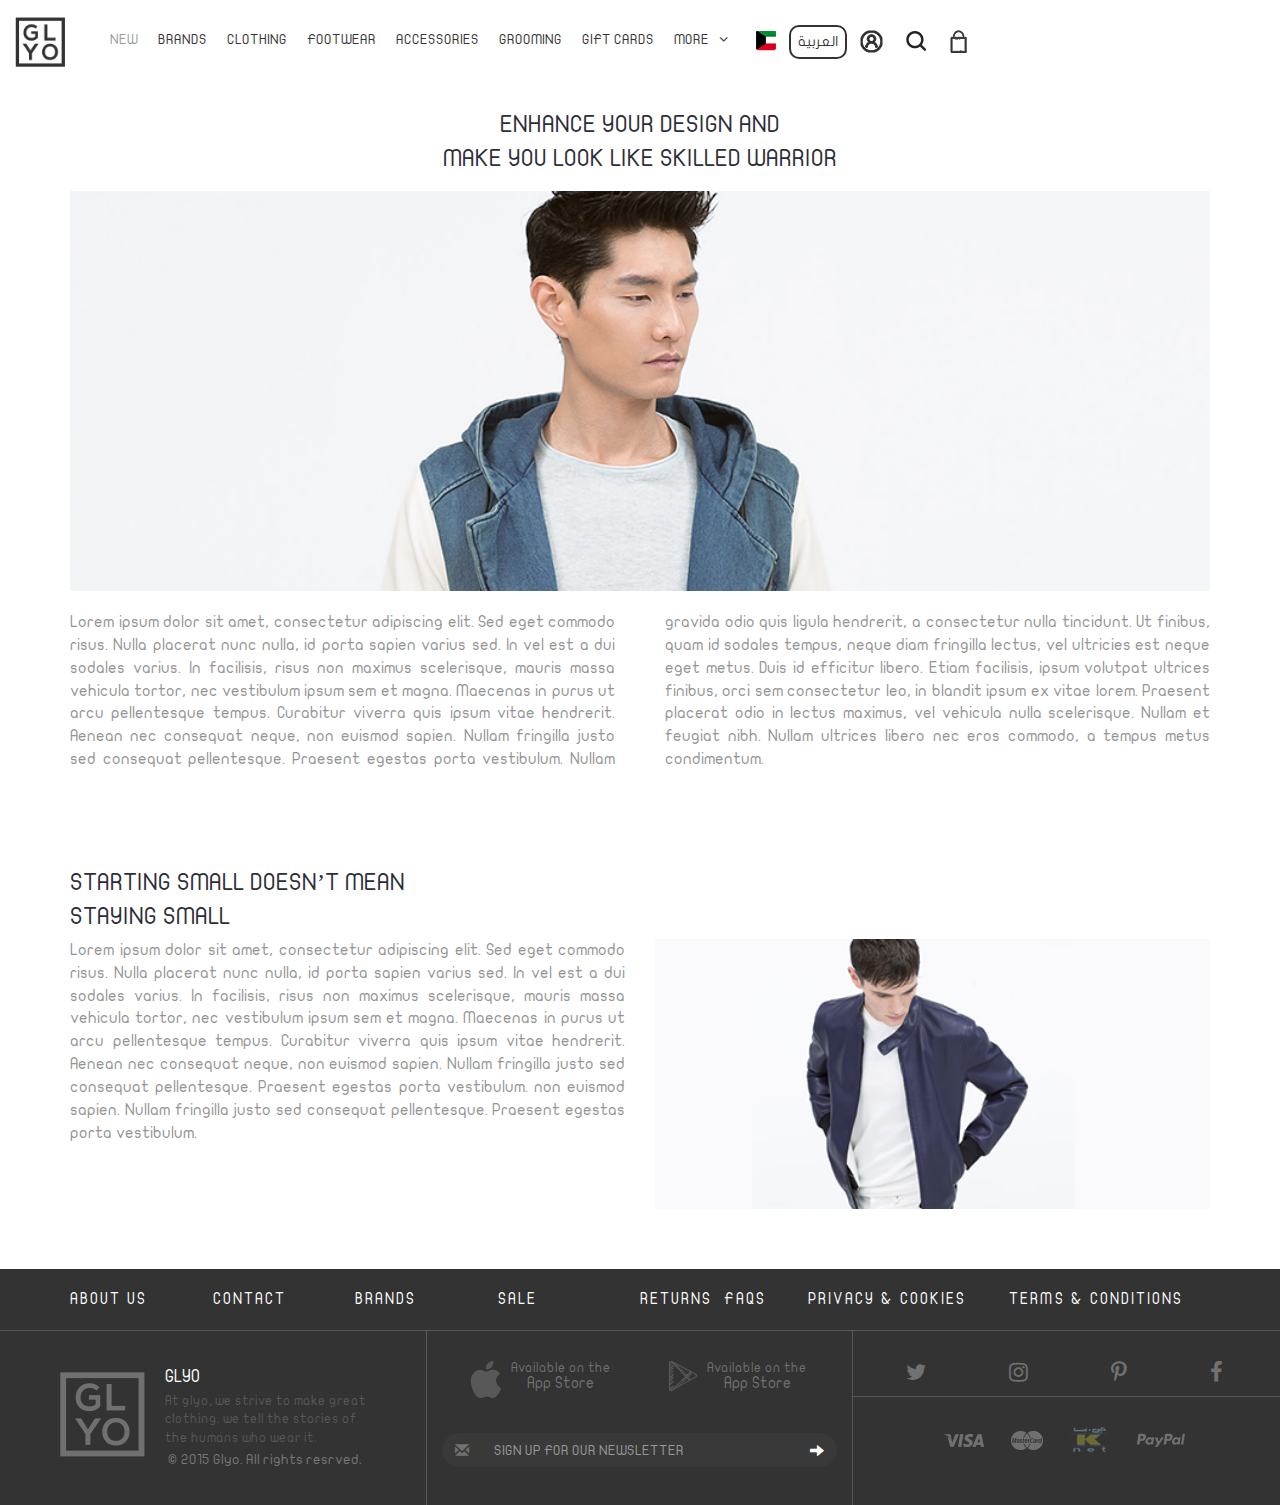
<file: GLYO/statics.html>
<!doctype html>
<html lang="en">
<head>
<meta charset="utf-8">
<meta http-equiv="X-UA-Compatible" content="IE=edge">
<meta name="viewport" content="width=device-width, initial-scale=1">
<title>Statics</title>

<!--Css Files -->
<link rel="stylesheet" type="text/css" href="css/bootstrap.css" >
<link rel="stylesheet" type="text/css" href="css/font-awesome.min.css" >
<link rel="stylesheet" type="text/css" href="css/normalize.css">
<link rel="stylesheet" type="text/css" href="css/animate.css" />
<link rel="stylesheet" type="text/css" href="css/custom-bootstrap-margin-padding.css" />
<link rel="stylesheet" type="text/css" href="css/style.css" >

<!--FavIcone -->
<link rel="shortcut icon" href="image/logo.png" type="image/x-icon" >

<!-- HTML5 shim and Respond.js for IE8 support of HTML5 elements and media queries -->
<!-- WARNING: Respond.js doesn't work if you view the page via file:// -->
<!--[if lt IE 9]>
      <script src="js/html5shiv.min.js></script>
      <script src="js/respond.min.js"></script>
<![endif]-->

</head>
<body>

<!-- Start Header -->

<section class="header-sec">
  <nav class="navbar navbar-default">
    <div class="container-fluid">
      <!-- Brand and toggle get grouped for better mobile display -->
      <div class="navbar-header">
        <button type="button" class="navbar-toggle collapsed" data-toggle="collapse" data-target="#bs-example-navbar-collapse-1" aria-expanded="false">
          <span class="sr-only">Toggle navigation</span>
          <span class="icon-bar"></span>
          <span class="icon-bar"></span>
          <span class="icon-bar"></span>
        </button>
        <a class="navbar-brand" href="#">
          <img src="image/logo.png" alt="">
        </a>
      </div>

      <!-- Collect the nav links, forms, and other content for toggling -->
      <div class="collapse navbar-collapse" id="bs-example-navbar-collapse-1">
        <ul class="nav navbar-nav">
          <li class="active" ><a href="#" data-link="link">New <span class="sr-only">(current)</span></a></li>
          <li><a href="#" data-link="link">BRANDS</a></li>
          <li><a href="#" data-link="link">CLOTHING</a></li>
          <li><a href="#" data-link="link">FOOTWEAR</a></li>
          <li><a href="#" data-link="link">ACCESSORIES</a></li>
          <li><a href="#" data-link="link">GROOMING</a></li>
          <li><a href="#" data-link="link">GIFT CARDS</a></li>
          <li class="dropdown">
            <a href="#" class="dropdown-toggle" data-toggle="dropdown" role="button" aria-haspopup="true" aria-expanded="false">MORE<span class="fa fa-angle-down"></span></a>
            <ul class="dropdown-menu">
              <li><a href="#">Action</a></li>
              <li><a href="#">Another action</a></li>
            </ul>
          </li>
          <li class="dis-in-blo-mobile"><a href="#" ><img src="image/icons/Kuwait.png" alt=""></a></li>
          <li class="dis-in-blo-mobile"><a href="#" class="arabic-link" >العربية</a></li>
          <li class="dis-in-blo-mobile"><a href="#" ><img src="image/icons/user_male_circle.png" alt=""></a></li>
          <li class="dis-in-blo-mobile"><a href="#" ><img src="image/icons/search.png" alt=""></a></li>
          <li class="dis-in-blo-mobile"><a href="#" ><img src="image/icons/bag.png" alt=""></a></li>
        </ul>
      </div><!-- /.navbar-collapse -->
    </div><!-- /.container-fluid -->
  </nav>
</section>
<!-- End Header -->

<!-- Start Statics -->
<section class="statics-sec pb-40">
  <div class="container">
    <div class="st-title text-center mb-20">
      <h4 class="text-uppercase">ENHANCE YOUR DESIGN AND</h4>
      <h4 class="text-uppercase">MAKE YOU LOOK like skilled warrior</h4>
    </div>
    <div class="main-img mb-20">
      <span style="background:url(image/statics/1.png)center center"></span>
      <div class="overlay"></div>
    </div>
    <div class="main-p mb-100">
      <p>
        Lorem ipsum dolor sit amet, consectetur adipiscing elit. Sed eget commodo risus. Nulla placerat nunc nulla, id porta sapien varius sed. In vel est a dui sodales varius. In facilisis, risus non maximus scelerisque, mauris massa vehicula tortor, nec vestibulum ipsum sem et magna. Maecenas in purus ut arcu pellentesque tempus. Curabitur viverra quis ipsum vitae hendrerit. Aenean nec consequat neque, non euismod sapien. Nullam fringilla justo sed consequat pellentesque. Praesent egestas porta vestibulum. Nullam gravida odio quis ligula hendrerit, a consectetur nulla tincidunt. Ut finibus, quam id sodales tempus, neque diam fringilla lectus, vel ultricies est neque eget metus. Duis id efficitur libero. Etiam facilisis, ipsum volutpat ultrices finibus, orci sem consectetur leo, in blandit ipsum ex vitae lorem. Praesent placerat odio in lectus maximus, vel vehicula nulla scelerisque. Nullam et feugiat nibh. Nullam ultrices libero nec eros commodo, a tempus metus condimentum.
      </p>
    </div>
    <div class="st-title">
      <h4 class="text-uppercase">Starting small doesn’t mean</h4>
      <h4 class="text-uppercase"> staying small</h4>
      <!-- Start Grid System -->
      <div class="row st-det">
        <div class="col-sm-6">
          <p class="mb-sm-10">
            Lorem ipsum dolor sit amet, consectetur adipiscing elit. Sed eget commodo risus. Nulla placerat nunc nulla, id porta sapien varius sed. In vel est a dui sodales varius. In facilisis, risus non maximus scelerisque, mauris massa vehicula tortor, nec vestibulum ipsum sem et magna. Maecenas in purus ut arcu pellentesque tempus. Curabitur viverra quis ipsum vitae hendrerit. Aenean nec consequat neque, non euismod sapien. Nullam fringilla justo sed consequat pellentesque. Praesent egestas porta vestibulum. non euismod sapien. Nullam fringilla justo sed consequat pellentesque. Praesent egestas porta vestibulum.
        </div>
        <div class="col-sm-6">
          <div class="box-img mb-20">
            <span style="background:url(image/statics/2.png)center center"></span>
          </div>
        </div>
      </div>
      <!-- End Grid System -->
    </div>
  </div>
</section>
<!-- End Statics -->

<!-- Start Footer Section -->
<section class="footer-sec">
  <div class="container">
    <!-- Start First Row -->
    <div class="all-box">
      <div class="f-box">
        <div class="box"><a href="#">About Us</a></div>
        <div class="box"><a href="#">Contact</a></div>
        <div class="box"><a href="#">Brands</a></div>
        <div class="box"><a href="#">Sale</a></div>
      </div>
      <div class="s-box">
        <div class="box"><a href="#">Returns</a></div>
        <div class="box"><a href="#">FAQs</a></div>
        <div class="box-big"><a href="#">Privacy & Cookies</a></div>
        <div class="box-big"><a href="#">Terms & Conditions</a></div>
      </div>
    </div>
    <!-- End First Row -->
  </div>
  <div class="divider"></div>
  <div class="container-fluid">
    <div class="social">
      <!-- Start Grid System -->
      <div class="row">

        <div class="col-md-4 border-r">
          <div class="box-1">
            <div class="box-1-1">
              <img src="image/logo-2.png" alt="">
            </div>
            <div class="box-1-2">
              <h2>Glyo</h2>
              <p>
                At glyo, we strive to make great<br>
                clothing. we tell the stories of<br>
                the humans  who wear it.
              </p>
              <h3>
                © 2015 Glyo. All rights resrved.
              </h3>
            </div>
          </div>
        </div>
        <div class="col-md-4 border-r">
          <div class="box-2">
            <div class="box-2-1">
              <div class="d1">
                <div class="d1-1">
                  <img src="image/icons/Apple.png" alt="">
                </div>
                <div class="d1-2">
                  <h3>Available on the</h3>
                  <h2>App Store</h2>
                </div>
              </div>
              <div class="d2">
                <div class="d2-1">
                  <img src="image/icons/Google Play.png" alt="">
                </div>
                <div class="d2-2">
                  <h3>Available on the</h3>
                  <h2>App Store</h2>
                </div>
              </div>
            </div>
            <div class="box-2-2">
              <form>
                <div class="input-group">
                   <span class="input-group-addon"><i class="glyphicon glyphicon-envelope"></i></span>
                   <input id="email" type="text" class="form-control" name="email" placeholder="SIGN UP FOR OUR NEWSLETTER">
                   <span class="input-group-addon"><i class="glyphicon glyphicon-arrow-right"></i></span>
                </div>
              </form>
            </div>
          </div>
        </div>
        <div class="col-md-4 border-b">
          <div class="box-3">
            <ul class="list-unstyled list-inline">
              <li><a href="#"><i class="fa fa-twitter"></i></a></li>
              <li><a href="#"><i class="fa fa-instagram"></i></a></li>
              <li><a href="#"><i class="fa fa-pinterest-p"></i></a></li>
              <li><a href="#"><i class="fa fa-facebook"></i></a></li>
            </ul>
          </div>
          <div class="box-3 no-b">
            <ul class="list-unstyled list-inline">
              <li><a href="#"><img src="image/icons/visa-1.png" alt=""></a></li>
              <li><a href="#"><img src="image/icons/visa-2.png" alt=""></a></li>
              <li><a href="#"><img src="image/icons/visa-3.png" alt=""></a></li>
              <li><a href="#"><img src="image/icons/visa-4.png" alt=""></a></li>
            </ul>
          </div>
        </div>
      </div>
      <!-- End Grid System -->
    </div>
  </div>
</section>
<!-- End Footer Section -->

<!--JavaScript Files -->
<script src="js/jquery-1.11.3.js"></script>
<script src="js/bootstrap.min.js"></script>
<script src="js/wow.min.js"></script>
<script> new WOW().init(); </script>
<script src="js/myjs.js"></script>

</body>
</html>
</file>
<file: GLYO/css/style.css>
/* Start Genral */

* {
  -webkit-box-sizing: border-box;
  -moz-box-sizing: border-box;
  box-sizing: border-box;
}

*:not(i) {
  font-family: jf-r;
}


@font-face {
  font-family: jf-r;
  src: url("../fonts/JF-Flat-regular.ttf") format("opentype");
}

@font-face {
  font-family: jf-m;
  src: url("../fonts/JF Flat medium.ttf") format("opentype");
}


@font-face {
  font-family: ge-tv;
  src: url("../fonts/ge-tv.ttf") format("opentype");
}

label {
  font-weight: 500
}

a {
  text-decoration: none !important;
  text-shadow: none !important;
  outline: none !important;
}

.pad-right-5 {
  padding-right: 5px;
}

.pad-left-5 {
  padding-left: 5px;
}

[type="radio"]:checked,
[type="radio"]:not(:checked) {
    position: absolute;
    left: -9999px;
}
[type="radio"]:checked + label,
[type="radio"]:not(:checked) + label
{
    position: relative;
    padding-left: 28px;
    cursor: pointer;
    line-height: 20px;
    display: inline-block;
    color: #333;
}
[type="radio"]:checked + label:before,
[type="radio"]:not(:checked) + label:before {
    content: '';
    position: absolute;
    left: 0;
    top: 0;
    width: 21px;
    height: 21px;
    border: 1px solid #EEE;
    border-radius: 100%;
    background: #EEE;
}
[type="radio"]:checked + label:after,
[type="radio"]:not(:checked) + label:after {
    content: '';
    width: 9px;
    height: 9px;
    background: #333;
    position: absolute;
    top: 6px;
    left: 6px;
    border-radius: 100%;
    -webkit-transition: all 0.2s ease;
    transition: all 0.2s ease;
}
[type="radio"]:not(:checked) + label:after {
    opacity: 0;
    -webkit-transform: scale(0);
    transform: scale(0);
}
[type="radio"]:checked + label:after {
    opacity: 1;
    -webkit-transform: scale(1);
    transform: scale(1);
}


/* End Genral */

/* Start Header */
.header-sec .navbar-default {
  background: #FFF;
  padding: 20px 0;
  border: none;
}

.header-sec .navbar-header .navbar-brand {
  margin-top: -18px;
  margin-right: 70px;
}

.header-sec .navbar-header .navbar-brand img {
  width: 60px;
}

.header-sec .navbar-nav .dropdown {
  margin-right: 45px;
}

.header-sec .navbar-nav li a {
  color: #333;
  font-size: 15px;
  text-transform: uppercase;
}

.header-sec .navbar-nav li .arabic-link {
  border: 2px solid #333;
  border-radius: 10px;
  padding: 5px 7px;
  margin-top: 10px;
}

.header-sec .navbar-nav li a:hover {
  color: #999
}

.header-sec .navbar-nav li a[data-link="link"] {
  margin-right: 10px;
}

.navbar-default .navbar-nav > .active > a,
.navbar-default .navbar-nav > .active > a:hover,
.navbar-default .navbar-nav > .active > a:focus,
.navbar-default .navbar-nav > .open > a,
.navbar-default .navbar-nav > .open > a:hover,
.navbar-default .navbar-nav > .open > a:focus {
  color: #999;
  background: transparent;
}

.header-sec .navbar-nav .dropdown-toggle span {
  padding-left: 10px;
}

@media (min-width: 320px) and (max-width: 767px) {
  .header-sec .navbar-header .navbar-brand img {
    width: 45px;
  }

  .header-sec .dis-in-blo-mobile {
    display: inline-block;
  }

  .header-sec .navbar-nav {
    text-align: center;
  }

  .header-sec .navbar-nav .open .dropdown-menu {
    text-align: center;
  }

  .header-sec .navbar-nav .dropdown-toggle span {
    padding-left: 0px;
  }
}

@media (min-width: 768px) and (max-width: 992px) {
  .header-sec .navbar-header .navbar-brand img {
    width: 40px;
  }

  .header-sec .navbar-header .navbar-brand {
    margin-right: 10px;
  }

  .header-sec .navbar-nav li a[data-link="link"] {
    margin-right: 0px;
  }
  .header-sec .navbar-nav li a {
    padding: 10px 5px;
    font-size: 12px;
  }

  .header-sec .navbar-nav .dropdown {
    margin-right: 5px;
  }

  .header-sec .navbar-nav li .arabic-link {
    margin-top: 5px;
  }
}

@media (min-width: 993px) and (max-width: 1299px) {
  .header-sec .navbar-header .navbar-brand img {
    width: 50px;
  }

  .header-sec .navbar-header .navbar-brand {
    margin-right: 20px;
  }

  .header-sec .navbar-nav li a[data-link="link"] {
    margin-right: 0px;
  }
  .header-sec .navbar-nav li a {
    padding: 10px 10px;
    font-size: 14px;
  }

  .header-sec .navbar-nav .dropdown {
    margin-right: 8px;
  }

  .header-sec .navbar-nav li .arabic-link {
    margin-top: 5px;
  }

  .header-sec .dis-in-blo-mobile {
    margin-right: 3px;
  }
}

/* End Header */

/*Start Slider Section*/


.slider-sec .carousel-inner .item  {
  height: 405px;
  width: 100%;
}

.slider-sec .carousel-inner .item img {
  background-size: cover !important;
  background-repeat: no-repeat !important;
  width: 100%;
  height: 100%;
}

.slider-sec .carousel-control.left,
.slider-sec .carousel-control.right {
  background: none;
}

.slider-sec .carousel-control,
.slider-sec .carousel-control {
  opacity: 1;
}

.slider-sec .carousel-control .glyphicon-chevron-left, .carousel-control .glyphicon-chevron-right,
.slider-sec .carousel-control .icon-prev, .carousel-control .icon-next {
  width: 40px;
  height: 40px;
  margin-top: -15px;
  font-size: 15px;
  border: 3px solid #FFF;
  line-height: 33px;
  border-radius: 50%;
}

@media (min-width: 320px) and (max-width: 767px) {
  .slider-sec .carousel-inner .item  {
    height: 305px;
  }

  .slider-sec .carousel-indicators .active {
    background-color: #333;
    border-color: #333;
  }
}

/*End Slider Section*/

/*Start Index Categories Section*/

.index-categories {
  margin: 10px auto;
}

.index-categories .box-cat {
  padding: 30px 20px 20px 20px;
  background: #333;
  text-align: center;
  height: 160px;
  margin-bottom: 5px;
  transition: 0.3s
}

.index-categories .box-cat:hover {
  background: #656565;
}

.index-categories .box-cat h4 {
  color: #FFF;
  font-size: 15px;
  text-transform: uppercase;
}

.index-categories .box-cat .h4-1 {
  margin-top: 32px;
}
.index-categories .box-cat .h4-2 {
  margin-top: 21px;
}
.index-categories .box-cat .h4-3 {
  margin-top: 17px;
}
.index-categories .box-cat .h4-4 {
  margin-top: 27px;
}
.index-categories .box-cat .h4-5 {
  margin-top: 37px;
}
.index-categories .box-cat .h4-6 {
  margin-top: 63px;
}
.index-categories .box-cat .h4-7 {
  margin-top: 57px;
}
.index-categories .box-cat .h4-8 {
  margin-top: 23px;
}
.index-categories .box-cat .h4-9 {
  margin-top: 29px;
}
.index-categories .box-cat .h4-10 {
  margin-top: 34px;
}
.index-categories .box-cat .h4-11 {
  margin-top: 37px;
}
.index-categories .box-cat .h4-12 {
  margin-top: 24px;
}

.index-categories .col-width {
  padding-right: 5px;
  padding-left: 5px;
}

.index-categories .f-c {
  padding-right: 5px
}

.index-categories .la-c {
  padding-left: 5px
}

@media (min-width:320px) and (max-width: 1200px) {
.index-categories .la-c  {
    padding-right: 5px
  }

  .index-categories .f-c {
    padding-left: 5px
  }

  .index-categories {
    padding: 0 10px;
  }
}


/*End Index Categories Section*/

/*start Index Product Section*/

.index-product .col-width-l {
  padding-right: 5px;
}

.index-product .col-width-r {
  padding-left: 5px;
}

.index-product .box {
  height: 243px;
  margin-bottom: 10px;
  overflow: hidden;
}

.index-product .box:hover img {
  transform: translateZ(-60px) scale(1.1);
  -webkit-transform: translateZ(-60px) scale(1.1);
}

.index-product .box img {
  background-size: cover !important;
  background-repeat: no-repeat !important;
  width: 100%;
  height: 100%;
  display: block;
  transition: 1s;
  -webkit-transition: 1s;
}

@media (min-width:320px) and  (max-width: 767px) {
  .index-product .col-width-l {
    padding-right: 15px;
  }

  .index-product .col-width-r {
    padding-left: 15px;
  }
}

/*End Index Product Section*/

/*Start Index Company Section*/

.index-company {
  padding: 30px 10px;
  text-align: center;
}

.index-company .all-box {
  display: flex;
}

.index-company .all-box .f-box,
.index-company .all-box .s-box {
  display: flex;
  flex: 1
}

.index-company .all-box .box {
  flex: 1;
  padding: 22px 0;
}

.index-company .all-box .box-num {
  background: #f0f0f0;
  flex: 0.8;
  padding: 22px 0px;
}

.index-company .all-box .box-num a {
  text-decoration: none;
}

.index-company .all-box .box-num .icon {
  font-size: 40px;
  color: #e2e2e2;
  line-height: 46px;
  margin-top: -11px;
}

.index-company .all-box .box-num .num {
  font-size: 40px;
  color: #e2e2e2;
  margin-top: -25px;
}

@media (min-width:320px) and  (max-width: 767px) {
  .index-company .all-box {
    flex-direction: column;
  }

  .index-company .all-box .f-box, .index-company .all-box .s-box {
    display: block;
  }
}

@media (min-width:768px) and  (max-width: 992px) {
  .index-company .all-box .f-box, .index-company .all-box .s-box {
    display: block;
  }
}

/*End Index Company Section*/


/*Start Footer Section*/

.footer-sec {
  padding: 20px 0 0 0;
  background-color: #333;
}

.footer-sec .all-box {
  display: flex;
}

.footer-sec .all-box .f-box{
  display: flex;
  flex: 1
}

.footer-sec .all-box .s-box {
  display: flex;
  flex: 1
}

.footer-sec .all-box .box {
  flex: 0.5;
}

.footer-sec .all-box .box-big {
  flex: 1.2;
}

.footer-sec .all-box .box a,
.footer-sec .all-box .box-big a {
  text-decoration: none;
  color: #FFF;
  font-size: 15px;
  text-transform: uppercase;
  letter-spacing: 2px;
}

.footer-sec .divider {
  height: .7px;
  background: #585858;
  margin: 20px 0 0 0;
}

@media (min-width:320px) and  (max-width: 767px) {
  .footer-sec .all-box {
    flex-direction: column;
  }

  .footer-sec .all-box .f-box,
  .footer-sec .all-box .s-box {
    flex-direction: column;
    text-align: center;
  }

  .footer-sec .all-box .f-box .box,
  .footer-sec .all-box .s-box .box,
  .footer-sec .all-box .s-box .box-big {
    margin-bottom: 10px;
  }
}

@media (min-width:768px) and  (max-width: 992px) {
  .footer-sec .all-box .box {
    flex: 0.3
  }

  .footer-sec .all-box .box-big {
    flex: 0.7
  }

  .footer-sec .all-box .box a, .footer-sec .all-box .box-big a {
    font-size: 11px;
  }

  .footer-sec .all-box .s-box {
    flex: 1.3
  }

  .footer-sec .all-box .f-box {
    flex: 1;
  }
}

@media (min-width:993px) and  (max-width: 1200px) {
  .footer-sec .all-box .box {
    flex: 0.3
  }

  .footer-sec .all-box .box-big {
    flex: 0.7
  }

  .footer-sec .all-box .box a, .footer-sec .all-box .box-big a {
    font-size: 13px;
  }

  .footer-sec .all-box .s-box {
    flex: 1.3
  }

  .footer-sec .all-box .f-box {
    flex: 1;
  }
}

.footer-sec .social {
  text-align: center;
}

.footer-sec .social .box-1 {
  display: flex;
  align-items: center;
  justify-content: center;
  padding: 35px 0;
}

.footer-sec .social .box-1 .box-1-1 {
  margin-right: 20px;
  margin-top: -7px;
}

.footer-sec .social .box-1 .box-1-2 {
  color: #FFF;
}

.footer-sec .social .box-1 .box-1-2 h2,
.footer-sec .social .box-1 .box-1-2 p,
.footer-sec .social .box-1 .box-1-2 h3 {
  margin: 0 ;
}

.footer-sec .social .box-1 .box-1-2 h2 {
  color: #FFF;
  font-size: 17px;
  text-align: left;
  text-transform: uppercase;
  margin-bottom: 5px ;
}

.footer-sec .social .box-1 .box-1-2 p {
  color: #585858;
  font-size: 13px;
  text-align: justify;
  margin-bottom: 5px ;
}

.footer-sec .social .box-1 .box-1-2 h3 {
  color: #777;
  font-size: 14px;
}

.footer-sec .social .box-2 {
  padding: 30px 0px 32px 0;
}

.footer-sec .social .box-2 .box-2-1 {
  display: flex
}

.footer-sec .social .box-2 .box-2-1 .d1,
.footer-sec .social .box-2 .box-2-1 .d2 {
  display: flex;
  flex: 1;
  justify-content: center;
}

.footer-sec .social .box-2 .box-2-1 .d1 .d1-1,
.footer-sec .social .box-2 .box-2-1 .d2 .d2-1 {
  margin-right: 10px;
}

.footer-sec .social .box-2 .box-2-1 .d1 h2,
.footer-sec .social .box-2 .box-2-1 .d1 h3,
.footer-sec .social .box-2 .box-2-1 .d2 h2,
.footer-sec .social .box-2 .box-2-1 .d2 h3 {
  margin: 0;
}

.footer-sec .social .box-2 .box-2-1 .d1 h3,
.footer-sec .social .box-2 .box-2-1 .d2 h3 {
  color: #717171;
  font-size: 13px;
}

.footer-sec .social .box-2 .box-2-1 .d1 h2,
.footer-sec .social .box-2 .box-2-1 .d2 h2 {
  color: #717171;
  font-size: 15px;
}

.footer-sec .social .box-2 .box-2-2 {
  margin-top: 35px;
}

.footer-sec .social .box-2 .box-2-2 .input-group input {
  background: #393939;
  border-color: #393939;
  outline: 0;
  box-shadow: none;
  color: #999;
}

.footer-sec .social .box-2 .box-2-2 .input-group span:nth-of-type(1) {
  border-top-left-radius: 50px;
  border-bottom-left-radius: 50px;
  background: #393939;
  border-color: #393939;
  color: #717171;
}


.footer-sec .social .box-2 .box-2-2 .input-group span:nth-of-type(2) {
  border-top-right-radius: 50px;
  border-bottom-right-radius: 50px;
  background: #393939;
  border-color: #393939;
  color: #FFF;
}


.footer-sec .social .box-3 {
  padding: 30px 32px 20px 0;
  border-bottom: 0.7px solid #585858;
}

.footer-sec .social .no-b {
  border: none;
}

.footer-sec .social .no-b ul li {
  padding: 0 25px !important
}

.footer-sec .social .box-3 ul li {
  padding-right: 40px;
  padding-left: 40px;
}

.footer-sec .social .box-3 ul li a i {
  font-size: 22px;
  color: #717171;
}

.footer-sec .social .border-r {
  border-right: 0.7px solid #585858;
}

.footer-sec .social .border-b {
  padding: 0;
}

@media (min-width: 320px) and (max-width: 991px) {
  .footer-sec .social .border-r {
    border-right: none;
  }
}

@media (min-width: 320px) and (max-width: 767px) {
  .footer-sec .social .box-1 .box-1-1 img {
    width: 66px;
  }

  .footer-sec .social .box-2 .box-2-1 .d1 .d1-1 img,
  .footer-sec .social .box-2 .box-2-1 .d2 .d2-1 img {
    width: 23px
  }

  .footer-sec .social .box-2 .box-2-1 .d1 h3,
  .footer-sec .social .box-2 .box-2-1 .d2 h3 {
    font-size: 12px;
  }

  .footer-sec .social .box-2 .box-2-1 .d1 h2,
  .footer-sec .social .box-2 .box-2-1 .d2 h2 {
    font-size: 14px;
  }

  .footer-sec .social .box-2 {
    padding: 0;
  }

  .footer-sec .social .border-r {
    border-right: none;
  }

  .footer-sec .social .box-3 ul li {
    padding-right: 5px;
    padding-left: 5px;
  }

  .footer-sec .social .box-3 {
    padding: 30px 0 20px 0;
  }

  .footer-sec .social .no-b ul li {
    padding: 0 !important
  }
}

@media (min-width: 500px) and (max-width: 991px) {

    .footer-sec .social .box-2 .input-group {
      width: 50%;
      margin: auto;
    }
}

@media (min-width: 992px) and (max-width: 1350px) {
  .footer-sec .social .box-3 {
    padding: 30px 0 0 0;
  }

  .footer-sec .social .no-b ul li {
    padding: 0 12px !important;
  }

  .footer-sec .social .box-2 {
    padding: 30px 0 38px 0;
  }

  .footer-sec .social .box-1 {
    padding: 37px 0;
  }
}

/*End Footer Section*/

/*Start Checkout Register*/

.check-reg .title-sec {
  font-size: 40px;
  text-transform: uppercase;
  color: #202020;
  letter-spacing: 2px
}

.check-reg .sub-title-sec {
  font-size: 20px;
  color: #333;
  text-transform: uppercase;
  letter-spacing: 2px
}

.check-reg .sub-title-sec .box {
  display: flex;
}

.check-reg .sub-title-sec .box .box-1 {
  height: 102px;
  flex: 2;
  margin-right: 10px;
}

.check-reg .sub-title-sec .box .box-1 img {
  background-size: cover !important;
  background-repeat: no-repeat !important;
  width: 100%;
  height: 100%;
  display: block;
}

.check-reg .sub-title-sec .box .box-2 {
  flex: 7;
}

.check-reg .sub-title-sec .box .box-3 {
  flex: 2;
}

.check-reg .sub-title-sec .box .box-2 h4 {
  color: #4a4d55;
  font-size: 14px;
  text-transform: none;
  margin-bottom: 10px;
}

.check-reg .sub-title-sec .box .box-2 h6 {
  color: #4a4d55;
  font-size: 12px;
  margin: 0;
  padding-bottom: 16px;
}

.check-reg .sub-title-sec .box .box-2 .dollar {
  color: #333333;
  font-family: jf-m;
  padding-left: 20px;
}

.check-reg .sub-title-sec .box .box-2  button {
  background: none;
  box-shadow: none;
  border: none;
  color: #DDD;
  font-size: 12px;
}

.check-reg .sub-title-sec .box .box-2 .num {
  color: #333333;
  font-family: jf-m;
}

.sub-title-sec .last-box {
  display: flex;
  border: 1px solid #EEE;
  padding: 20px;
  margin-bottom: 20px;
  margin-top: 20px;
}

.sub-title-sec .last-box .last-1 {
  margin: auto;
  text-align: center;
  margin-right: 15px;
}

.sub-title-sec .last-box .last-2 {
  margin-right: 15px;
}

.sub-title-sec .last-box .last-3 h3 {
  font-size: 14px;
  color: #4a4d55;
  font-family: jf-m;
}

.sub-title-sec .last-box .last-3 h4 {
  font-size: 13px;
  color: #4a4d55;
  margin-bottom: 20px;
}

.sub-title-sec .last-box .last-3 p {
  color: #4a4d55
}

label {
  font-weight: normal;
}

.check-reg .sub-title-sec2 .last-rad {
  margin-bottom: 82px;
}

.check-reg .sub-title-sec2 .radio label {
  font-size: 14px;
}

.check-reg .sub-title-sec2 .top-rad label,
.check-reg .sub-title-sec2 .top-rad label {
  font-size: 14px;
  margin-bottom: 30px;
  font-family: jf-m;
}

.sub-title-sec2 h5 {
  margin-bottom: 30px;
}

.sub-title-sec2 select {
  border-radius: 0;
  border: 2px solid #EEE;
  padding: 0px 10px;
  height: 50px;
  margin-bottom: 25px;
  box-shadow: none;
}

.sub-title-sec2 input[type="text"],
.sub-title-sec2 input[type="email"] {
  border-radius: 0;
  height: 50px;
  margin-bottom: 25px;
  background: #f6f6f6;
  border-color: #f6f6f6;
  box-shadow: none;
}

.sub-title-sec3 .payment {
  margin-top: 40px;
}

.sub-title-sec3  .dollar-rad {
  padding-left: 20px;
}

.sub-title-sec3  .dollar-rad-1{
  padding-left: 40px;
}

.total-grid  {
  margin-bottom: 40px;
}

.total-grid .col-border-1 {
  border: 1px solid #eee;
  border-left-color: transparent;
  padding: 20px;
}

.total-grid .col-border-1 h4,
.total-grid .col-border-2 h4 {
  color: #aaa;
  font-size: 14px;
}

.total-grid .col-border-3 h4 {
  color: #202020;
  font-size: 14px;
}

.total-grid .col-border-1 h4 span,
.total-grid .col-border-2 h4 span {
  color: #202020;
  font-size: 16px;
}

.total-grid .col-border-2 {
  border: 1px solid #eee;
  border-left-color: transparent;
  padding: 20px;
}

.total-grid .col-border-3 {
  border: 1px solid #eee;
  border-left-color: transparent;
  border-right-color: transparent;
  padding: 21.5px;
}

.total-grid .block-button button {
  border-radius: 0;
  background-color: #222;
  border-color: #222;
  color: #FFF;
  transition: 0.3s;
}

.total-grid .block-button button:hover {
  background-color: #FFF;
  border-color: #222;
  color: #222;
}

@media (min-width: 320px) and (max-width:500px) {
  .sub-title-sec .last-box {
    display: block;
    text-align: center;
  }

  .sub-title-sec .last-box h4 {
    font-size: 10px;
  }

  .check-reg .sub-title-sec .box .box-2 h4 {
    margin: 0;
    margin-bottom: 10px !important
  }

  .pad-right-5 {
    padding-right: 15px;
  }

  .pad-left-5 {
    padding-left: 15px;
  }
}

@media (min-width: 320px) and (max-width:767px) {
  .total-grid .col-border-1,
  .total-grid .col-border-2,
  .total-grid .col-border-3 {
    border-color: #EEE !important;
  }
  .pad-right-5 {
    padding-right: 15px;
  }

  .pad-left-5 {
    padding-left: 15px;
  }
}

@media (min-width: 768px) and (max-width:991px) {
  .check-reg .sub-title-sec .box .box-2 h4 {
    font-size: 11px;
    margin-bottom: 10px;
  }

  .sub-title-sec .last-box {
    display: block;
    text-align: center;
  }

  .sub-title-sec .last-box .last-3 h3 {
    font-size: 13px;
    line-height: 17px;
  }

  .sub-title-sec .last-box .last-3 h4 {
    font-size: 13px;
    line-height: 17px;
  }

  .sub-title-sec3 .dollar-rad {
    padding-left: 5px;
  }

  .sub-title-sec3 .dollar-rad-1 {
    padding-left: 21px;
  }

  .check-reg .sub-title-sec2 .top-rad label, .check-reg .sub-title-sec2 .top-rad label {
   font-size: 12px;
  }

  .check-reg .sub-title-sec .box .box-1 {
    flex: 3;
  }

  .check-reg .sub-title-sec .box .box-3 {
    flex: 1;
  }
}

@media (min-width: 992px) and (max-width:1200px) {
  .sub-title-sec3 .dollar-rad {
    padding-left: 5px;
  }

  .sub-title-sec3 .dollar-rad-1 {
    padding-left: 21px;
  }

  .check-reg .sub-title-sec2 .top-rad label, .check-reg .sub-title-sec2 .top-rad label {
   font-size: 12px;
  }
}

/*End Checkout Register*/

/*Start Contact Page*/

.map-sec .googleMap {
  position: relative;
}

.map-sec .overlay {
  position: absolute;
  top:50%;
  left: 50%;
  transform: translate(-50%, -50%);
  font-size: 36px;
  color: #333;
}

/*End Contact Page*/

/*Start Contact Form Section*/

.form-con .title h3 {
  font-size: 23px;
  color: #333
}

.form-con .title p {
  color: #949494;
  font-size: 14px;
}

.form-con .input-f-con input {
  border-radius: 0;
  height: 45px;
  border-color: #EEE;
  box-shadow: none;
}

.form-con .input-f-con textarea {
  border-radius: 0;
  height: 280px;
  border-color: #EEE;
  box-shadow: none;
}

.form-con .input-f-con input:focus {
  border-color: #333;
  border-width: 2px;
}

.form-con .input-f-con textarea:focus {
  border-color: #333;
  border-width: 2px;
}

.form-con .input-f-con input:focus::-webkit-input-placeholder {
  color: #333;
}
.form-con .input-f-con input:focus::-moz-placeholder {
  color: #333;
}
.form-con .input-f-con input:focus:-ms-input-placeholder {
  color: #333;
}
.form-con .input-f-con input:focus:-moz-placeholder {
  color: #333;
}
.form-con .input-f-con textarea:focus::-webkit-input-placeholder {
  color: #333;
}
.form-con .input-f-con textarea:focus::-moz-placeholder {
  color: #333;
}
.form-con .input-f-con textarea:focus:-ms-input-placeholder {
  color: #333;
}
.form-con .input-f-con textarea:focus:-moz-placeholder {
  color: #333;
}

.form-con .input-f-con button {
  height: 45px;
  background-color: #333;
  border-color: #333;
  color: #FFF;
  border-radius: 0;
  transition: .3s;
}

.form-con .input-f-con button:hover {
  background-color: #FFF;
  border-color: #333;
  color: #333;
}

.input-f-con .right-box .right-img-box {
  height: 195px;
  width: 100%;
}

.input-f-con .right-box .right-img {
  background-size: cover !important;
  background-repeat: no-repeat !important;
  width: 100%;
  height: 100%;
}

.input-f-con .right-box h3 {
  font-size: 15px;
  color: #2c2e37;
}

.input-f-con .right-box h4 {
  font-size: 14px;
  color: #949494;
}

@media (min-width: 767px) and (max-width: 992px) {
  .input-f-con .right-box h4 {
      font-size: 12px;
  }
}

/*End Contact Form Section*/

/*Start Categories Page*/

.top-img .box-img {
  height: 240px;
  width: 100%;
}

.top-img .box-img .self-img {
  background-size: cover !important;
  background-repeat: no-repeat !important;
  width: 100%;
  height: 100%;
}

        /*Start SideBar*/


.nav-side-menu {
  overflow: auto;
  font-family: verdana;
  font-size: 12px;
  font-weight: 200;
  background-color: #FFF;
  width: 100%;
  height: 990px;
  color: #333;
  border: 1px solid #EEE
}
.nav-side-menu .brand {
  line-height: 50px;
  display: block;
  font-size: 21px;
  color: #333;
  padding-left: 10px;
  font-family: jf-m;
}
.nav-side-menu .toggle-btn {
  display: none;
}
.nav-side-menu ul,
.nav-side-menu li {
  list-style: none;
  padding: 0px;
  margin: 0px;
  line-height: 35px;

  cursor: pointer;
  /*
    .collapsed{
       .arrow:before{
                 font-family: FontAwesome;
                 content: "\f053";
                 display: inline-block;
                 padding-left:10px;
                 padding-right: 10px;
                 vertical-align: middle;
                 float:right;
            }
     }
*/
}
.nav-side-menu ul :not(collapsed) .arrow:before,
.nav-side-menu li :not(collapsed) .arrow:before {
  font-family: FontAwesome;
  content: "\f105";
  display: inline-block;
  padding-left: 10px;
  padding-right: 10px;
  vertical-align: middle;
  float: right;
  color: #999
}
.nav-side-menu ul .active,
.nav-side-menu li .active {
  background-color: #FFF;
}
.nav-side-menu ul .sub-menu li.active,
.nav-side-menu li .sub-menu li.active {
  color: #333;
}
.nav-side-menu ul .sub-menu li.active a,
.nav-side-menu li .sub-menu li.active a {
  color: #333;
}
.nav-side-menu ul .sub-menu li,
.nav-side-menu li .sub-menu li {
  background-color: #FFF;
  border: none;
  line-height: 28px;
  margin-left: 0px;
}
.nav-side-menu ul .sub-menu li:hover,
.nav-side-menu li .sub-menu li:hover {
  background-color: #ededed;
  color: #333;
}

.nav-side-menu ul .sub-menu {
  background-color: #f5f5f5 !important;
}

.nav-side-menu ul .sub-menu li {
  color: #333;
  padding-left: 10px;
  font-size: 16px;
  text-transform: uppercase;
}

.nav-side-menu li {
  padding-left: 0px;
}
.nav-side-menu li a {
  text-decoration: none;
  color: #333;
  padding-left: 10px;
  font-size: 16px;
  text-transform: uppercase;
}
.nav-side-menu li a i {
  padding-left: 10px;
  width: 20px;
  padding-right: 20px;
}
.nav-side-menu li:hover {
  background-color: #ededed;
  -webkit-transition: all .3s ease;
  -moz-transition: all .3s ease;
  -o-transition: all .3s ease;
  -ms-transition: all .3s ease;
  transition: all .3s ease;
  color: #FFF
}

.nav-side-menu li:hover a {
  color: #333;
}

.nav-side-menu li:hover .arrow:before {
  color: #999;
}

@media (max-width: 767px) {
  .nav-side-menu {
    position: relative;
    width: 100%;
    margin-bottom: 10px;
  }
  .nav-side-menu .toggle-btn {
    display: block;
    cursor: pointer;
    position: absolute;
    right: 10px;
    top: 10px;
    z-index: 10 !important;
    padding: 3px;
    background-color: #ffffff;
    color: #000;
    width: 40px;
    text-align: center;
  }
  .brand {
    text-align: left !important;
    font-size: 22px;
    padding-left: 20px;
    line-height: 50px !important;
  }
}
@media (min-width: 767px) {
  .nav-side-menu .menu-list .menu-content {
    display: block;
  }
}
            /*End SideBar*/

.cat-catprod .box-catprod a {
  text-decoration: none;
}

.cat-catprod .box-catprod h3 {
  color: #222;
  font-size: 15px;
  font-family: jf-m;
}

.cat-catprod .box-catprod h4 {
  color: #222;
  font-size: 14px;
  text-overflow: ellipsis;
  overflow: hidden;
  white-space: nowrap;
}

.cat-catprod .box-catprod .box-img {
  width: 100%;
  height: 400px;
}

.cat-catprod .box-catprod {
  height: 520px;
}

.cat-catprod .box-catprod .ul-price li:nth-child(1) {
  color: #8dc63f;
}

.cat-catprod .box-catprod .ul-price li:nth-child(2) {
  color: #eb205f
}


.cat-catprod .box-catprod .box-img .image-self {
  background-size: cover !important;
  background-repeat: no-repeat !important;
  width: 100%;
  height: 100%;
}

.nav-side-menu ul :not(collapsed) .arrow-new:before,
.nav-side-menu li :not(collapsed) .arrow-new:before {

  content: "+";
  display: inline-block;
  padding-left: 10px;
  padding-right: 10px;
  vertical-align: middle;
  float: right;
  color: #333
}

.cat-sec .filters-sec .f-u li a {
  color: #333333;
  font-size: 15px;
}

.cat-sec .filters-sec .f-u li:nth-child(1) {
  border: 2px solid #333;
  padding: 5px 10px;
}

.cat-sec .filters-sec .s-u li:nth-child(1) select {
  padding: 0;
  border-color: #333;
  border-width: 2px;
  border-radius: 0;
  box-shadow: none;
  -webkit-appearance: none;
  -moz-appearance: none;
  -o-appearance: none;
  appearance: none;
  padding:0px 20px 0px 5px;
}

.cat-sec .filters-sec .s-u li:nth-child(1):after {
  font-family: FontAwesome;
  content: '\f107';
  display: inline-block;
  padding-left: 10px;
  padding-right: 10px;
  vertical-align: middle;
  float: right;
  color: #333;
  position: absolute;
  top: 6px;
  left: 105px;
}

.cat-sec .filters-sec .s-u {
  display: inline-block;
}

.cat-sec .filters-sec .submnu-cat {
  display: inline-block;
  border: 2px solid #333;
}

.cat-sec .filters-sec .submnu-cat select {
  border: 0;
  padding: 0;
  margin: 0;
  -webkit-appearance: none;
  -moz-appearance: none;
  -o-appearance: none;
  appearance: none;
  text-align: left;
}

.cat-sec .filters-sec .submnu-cat li {
  padding: 1px 5px;
}

.cat-sec .filters-sec .submnu-cat li:nth-child(2) {
  position: relative;
  text-align: left;
  border-left: 2px solid #333;
  border-right: 2px solid #333;
  padding-right: 12px;
}

.cat-sec .filters-sec .submnu-cat li:nth-child(2):after {
  font-family: FontAwesome;
  content: '\f107';
  display: inline-block;
  padding-left: 10px;
  padding-right: 10px;
  vertical-align: middle;
  float: right;
  color: #333;
  position: absolute;
  top: 4px;
  left: 15px;
}

.cat-sec .filters-sec .pagination-ul {
  display: inline-block;
  margin-left: 50px;
}

.cat-sec .filters-sec .pagination-ul li a {
  color: #333;
}

.cat-sec .filters-sec .box-form {
  /*float: right;*/
}

.cat-catprod .box-catprod .new-price {
  margin-right: 20px;
}

.cat-catprod .box-catprod .old-price {
  text-decoration: line-through;
  color: red
}

/*End Categories Page*/

/*Start Page Item*/

.item-sec .title-item h4 {
  font-size: 14px;
}

.item-sec .content-item {
  border: 1px solid #EEE;
}

    /*Start Slider Css*/

    /*  bhoechie tab */
    div.bhoechie-tab-container{
      z-index: 10;
      background-color: #ffffff;
      padding: 0 !important;
      border-radius: 4px;
      -moz-border-radius: 4px;
      margin-top: 20px;
      margin-left: 50px;
      -webkit-box-shadow: 0 6px 12px rgba(0,0,0,.175);
      box-shadow: 0 6px 12px rgba(0,0,0,.175);
      -moz-box-shadow: 0 6px 12px rgba(0,0,0,.175);
      background-clip: padding-box;
      opacity: 0.97;
      filter: alpha(opacity=97);
    }
    div.bhoechie-tab-menu{
      padding-right: 0;
      padding-left: 0;
      padding-bottom: 0;
    }
    div.bhoechie-tab-menu div.list-group{
      margin-bottom: 0;
    }
    div.bhoechie-tab-menu div.list-group>a{
      margin-bottom: 0;
      padding: 0;
      border-radius: 0;
      border-color: transparent;
    }
    div.bhoechie-tab-menu div.list-group>a .glyphicon,
    div.bhoechie-tab-menu div.list-group>a .fa {
      color: #5A55A3;
    }
    div.bhoechie-tab-menu div.list-group>a:first-child{
      border-top-right-radius: 0;
      -moz-border-top-right-radius: 0;
    }
    div.bhoechie-tab-menu div.list-group>a:last-child{
      border-bottom-right-radius: 0;
      -moz-border-bottom-right-radius: 0;
    }
    div.bhoechie-tab-menu div.list-group>a.active,
    div.bhoechie-tab-menu div.list-group>a.active .glyphicon,
    div.bhoechie-tab-menu div.list-group>a.active .fa{
      background-color: transparent;
      border-color: transparent;
    }

     .tap-img-item {
      height: 185px;
      width: 100%;
      background-repeat: no-repeat !important;
      background-size: cover !important;
      display: block;
    }

    .tap-img-item-full {
      height: 830px;
      width: 100%;
      background-repeat: no-repeat !important;
      background-size: cover !important;
      display: block;
    }

    div.bhoechie-tab-content{
      background-color: #ffffff;
      /* border: 1px solid #eeeeee; */
      padding-left: 20px;
      padding-top: 10px;
    }

    div.bhoechie-tab div.bhoechie-tab-content:not(.active){
      display: none;
    }
    /*End Slider Css*/

  .item-sec .content-item .title-slider-item h3 {
    float: right;
    text-transform: uppercase;
    font-size: 16px;
  }

  .item-sec .content-item .title-slider-item a {
    text-decoration: none;
    color: #333;
  }

  .item-sec .content-item .box-1 {
    display: flex;
  }

    .item-sec .content-item .box-1 img {
      height: 81px;
    }

  .item-sec .content-item .box-1 h4 {
    display: inline-block;
    font-size: 14px;
    padding-top: 50px;
  }

  .item-sec .content-item .box-2  h3 {
    color: #333;
    font-size: 40px;
  }

  .item-sec .content-item .box-2  p {
    color: #666;
    font-size: 16px;
  }

  .item-sec .content-item .box-3 h4 {
    font-size: 26px;
    text-transform: uppercase;
  }

  .item-sec .content-item .box-3 .old-price-item {
    color: #f03434;
    text-decoration: line-through;
  }

  .item-sec .content-item .box-4 h4 {
    text-transform: uppercase;
    font-size: 17px;
  }

  .item-sec .content-item .box-4 .title-1 {
    color: #43484d;
  }

  .item-sec .content-item .box-4 .title-2 {
    color: #666;
  }

  /*START Customized html Checkbox  */

  .checkboxx {
  	width: 50px;
  	height: 50px;
    margin: 10px 5px;
  	position: relative;
    display: inline-block;
    border-radius: 50%;
    box-shadow: 2px 2px 11px #ccc;
  }

  .ch-1 label {
    background-color: #39add1;
  }

  .ch-1 input[type="checkbox"]:checked + label {
  	background-color: #39add1;
  }

  .ch-2 label {
    background-color: #53bbb3;
  }

  .ch-2 input[type="checkbox"]:checked + label {
  	background-color: #53bbb3;
  }

  .ch-3 label {
    background-color: #838cc7;
  }

  .ch-3 input[type="checkbox"]:checked + label {
  	background-color: #838cc7;
  }

  .ch-4 label {
    background-color: #f8e71c;
  }

  .ch-4 input[type="checkbox"]:checked + label {
  	background-color: #f8e71c;
  }


  .ch-5 label {
    background-color: #5e6977;
  }

  .ch-5 input[type="checkbox"]:checked + label {
    background-color: #5e6977;
  }

  .checkboxx input[type="checkbox"] {
  	visibility: hidden;
  }

  .checkboxx label {
  	width: 50px;
  	height: 50px;
  	position: absolute;
  	top: 1px;
  	left: 1px;
  	cursor: pointer;
    border-radius: 50%;
  }

  .checkboxx label:before {
  	content: '';
  	width: 22px;
  	height: 12px;
  	border: 3px solid #FFF;
  	position: absolute;
  	border-top: none;
  	border-right: none;
  	transform: rotate(-45deg);
    top: 16px;
    left: 13px;
  	opacity: 0;
  }

  .checkboxx input[type="checkbox"]:checked + label:before {
  	opacity: 1
  }

  /*END Customized html Checkbox  */


  .box-5 button {
    width: 50px;
    border-radius: 0;
    border-color: #333;
    background: transparent;
    color: #333;
  }

  .btn-primary:hover,
  .btn-primary:focus,
  .btn-primary.focus,
  .btn-primary:active,
  .btn-primary.active,
  .open > .dropdown-toggle.btn-primary {
    color: #fff;
    background-color: #333;
    border-color: #333;
  }

  .box-5 h4 {
    font-size: 17px;
  }

  .box-6 ul li:first-child {
    font-size: 18px;
  }

  .box-6 ul li a {
    color: #333;
    text-decoration: none;
    transition: .2s
  }

  .box-6 ul li a i {
    font-size: 18px;
  }

  .box-6 ul li a:hover {
    color: #666
  }

  .box-7 fieldset {
    width: 112px;
    display: inline-block;
    padding: 0px 8px;
  }

  .box-7 fieldset legend {
    margin: 0;
    padding: 0 3px;
    font-size: 12px;
    width: 55px;
  }

  .box-7 .counter-p-m  {
    display: flex;
    text-align: center;
    align-content: center;
    justify-content: center;
    margin: auto;
  }

  .box-7 .counter-p-m .left {
    flex: 3;
    margin-top: 10px;
  }

  .box-7 .counter-p-m .right {
    flex: 1;
  }

  .box-7 .counter-p-m .right i {
    cursor: pointer;
  }

  .box-7 .right-btn {
    display: inline-block;
  }

  .box-7 .right-btn button {
    background: #333;
    color: #FFF;
    border-color: #333;
    border-radius: 0;
    padding: 14px 25px;
    margin-top: -13px;
    transition: .3s
  }

  .box-7 .right-btn button:hover {
    background: #FFF;
    color: #333;
    border-color: #333;
  }

  .box-8 h4 {
    color: #43484d;
    font-size: 18px;
  }

  .box-8 ul {
    margin: 0;
  }

  .box-8 ul li {
    font-size: 16px;
    color: #43484d;
  }

  .box-8 p {
    margin: 0;
    font-size: 16px;
    color: #43484d;
  }

  .related-item .title h4 {
    text-align: left;
    font-size: 22px;
    column-rule-color: #333;
    margin: 0;
  }

  @media (min-width: 320px) and (max-width: 767px) {
    .item-sec .content-item .box-2 h3 {
      font-size: 25px;
    }

    .item-sec .content-item .box-2 p {
      font-size: 15px;
      text-align: justify;
    }

    .item-sec .content-item .box-3 h4 {
      font-size: 23px;
    }

    .box-5 button {
      width: 37px;
    }

    .box-5 span {
      font-size: 11px;
      margin-left: 0px !important;
    }

    .box-7 .right-btn button {
      padding: 14px;
    }

    .box-8 ul li {
      font-size: 15px;
    }

    .box-8 p {
      font-size: 15px;
      text-align: justify;
      margin-top: 5px;
    }

    div.bhoechie-tab-container {
      width: 100%;
      margin-left: 0;
    }

    div.bhoechie-tab-content {
      margin-left: 0;
    }

    .bhoechie-tab {
      padding: 0;
    }

    div.bhoechie-tab-menu div.list-group > a {
      width: 100%;
    }
    div.bhoechie-tab-menu div.list-group > a.active, div.bhoechie-tab-menu div.list-group > a.active .glyphicon, div.bhoechie-tab-menu div.list-group > a.active .fa {
      width: 100%;
    }

    .tap-img-item {
      height: 100px
    }

    .tap-img-item-full {
      height: 438px
    }
  }

  @media (min-width: 1200px) and (max-width: 1300px) {
    .bhoechie-tab-container {
      width: 54%;
    }
  }

/*End Page Item*/

/*Start Sign In*/

.sign-sec .boxes {
  text-align: center;
}

.sign-sec .boxes .left-sign h4,
.sign-sec .boxes .right-sign h4 {
  color: #222;
  font-size: 22px;

}

.sign-sec .boxes .left-sign p,
.sign-sec .boxes .right-sign p {
  color: #222;
  font-size: 14px;
}

.sign-sec .boxes .left-sign
{
  width: 330px;
  margin: auto;
}

.sign-sec .boxes .right-sign  {
  width: 330px;
}

.sign-sec .boxes .right-sign p {
  text-align: justify;
}

.sign-sec .boxes .left-sign p {
  text-align: center;
  margin-bottom: 96px;
}

.sign-sec .boxes .left-sign .label-input,
.sign-sec .boxes .right-sign .label-input {
  font-size: 15px;
  color: #222;
  display: block;
  text-align: left;
}

.sign-sec .boxes .left-sign .input-form,
.sign-sec .boxes .right-sign .input-form  {
  border-radius: 0;
  height: 50px;
  box-shadow: none;
  border-color: #EEE
}

.sign-sec .boxes .left-sign .input-form:focus,
.sign-sec .boxes .right-sign .input-form:focus {
  border-color: #333
}

.sign-sec .boxes .left-sign .checkbox,
.sign-sec .boxes .right-sign .checkbox {
  text-align: left;
}

.sign-sec .boxes .left-sign button,
.sign-sec .boxes .right-sign button {
  height: 50px;
  background-color: #333;
  border-color: #333;
  color: #FFF;
  transition: .3s;
  border-radius: 0;
}

.sign-sec .boxes .left-sign button:hover,
.sign-sec .boxes .right-sign button:hover {
  background-color: #FFF;
  border-color: #333;
  color: #333
}

.sign-sec .boxes .right-sign .right-p {
  font-size: 11px;
}

@media (min-width: 320px) and (max-width: 767px) {
  .sign-sec .boxes .right-sign {
    margin: auto;
  }

  .sign-sec .boxes .left-sign p {
    margin-bottom: 50px !important;
  }

  .sign-sec  {
    padding: 30px 0 !important
  }
}

/*End Sign In*/

/*Start Review Order*/
.review-order .title h4 {
  font-size: 27px;
  color: #333;
}

.review-order .rev-products .tit-pro h4 {
  font-size: 15px;
  color: #333
}

.review-order .rev-products .details-pro ul li {
  color: #333;
  font-size: 16px;
  line-height: 25px;
}

.review-order .rev-products .details-pro ul li .color-span {
  color: #d6a279;
}

.review-order .rev-products .payment-methods .title-pay h4 {
  color: #333;
  font-size: 16px;
}

.review-order .rev-products .payment-methods .form-pay {
  float: right;
}

.review-order .rev-products .payment-methods .form-pay button {
  background-color: #333;
  border-color: #333;
  color: #FFF;
  border-radius: 0;
  height: 40px;
  transition: .3s
}

.review-order .rev-products .payment-methods .form-pay button:hover {
  background-color: #FFF;
  border-color: #333;
  color: #333;
}

.review-order .rev-products .payment-methods .form-pay .box-or-total {
  width: 400px;
  height: 40px;
  border: 1px solid #333;
  text-align: left;
}

.review-order .rev-products .payment-methods .form-pay .box-or-total span:nth-of-type(2) {
  float: right;
}

@media (min-width: 320px) and (max-width: 767px) {
  .payment-methods .title-pay,
  .payment-methods .box-img {
    text-align: center;
  }

  .review-order .rev-products .payment-methods .form-pay {
    float: none !important;
    width: 250px !important;
    margin: auto;
  }

  .review-order .rev-products .payment-methods .form-pay .box-or-total {
    width: 250px !important;
    margin: auto;
    margin-top: 20px;
  }

  .review-order  {
    padding-top: 30px !important;
    padding-bottom: 60px !important
  }
}

/*End Review Order*/

/*Start Statics Section*/

.statics-sec .st-title h4 {
  color: #2c2e37;
  font-size: 24px;
  line-height: 24px;
}

.statics-sec .main-img {
  width: 100%;
  height: 400px;
  position: relative;
  overflow: hidden;
}

.statics-sec .main-img:hover .overlay {
  display: block;
  transition: 1s;
}

.statics-sec .main-img:hover span {
  transform: scale(1.5) rotateZ(10deg);
}

.statics-sec .main-img .overlay {
  position: absolute;
  top: 0;
  left: 0;
  bottom: 0;
  right: 0;
  width: 100%;
  height: 100%;
  background-color: rgba(0, 0, 0, 0.65);
  display: none;
  animation: overlay 0.75s ;
}

@keyframes overlay {
 0% {
   opacity: 0
 }

 100% {
   opacity: 1
 }
}

.statics-sec .main-img span {
  background-size: cover !important;
  background-repeat: no-repeat !important;
  display: block;
  width: 100%;
  height: 100%;
  transition: 1s;
}

.statics-sec .main-p p {
  -webkit-column-count: 2;
  column-count: 2;
  -webkit-column-gap: 50px;
  column-gap: 50px;
  text-align: justify;
  font-size: 16px;
  color: #949494;
}

.statics-sec .st-det p {
  font-size: 16px;
  color: #949494;
  text-align: justify;
}

.statics-sec .st-det .box-img {
  width: 100%;
  height: 270px;
}

.statics-sec .st-det .box-img span {
  background-size: cover !important;
  background-repeat: no-repeat !important;
  display: block;
  width: 100%;
  height: 100%;
}

@media (min-width: 320px) and (max-width: 600px) {
  .statics-sec .main-p p {
    -webkit-column-count: auto;
    column-count: auto;
  }

  .statics-sec .st-title h4 {
    font-size: 17px;
  }
}

/*End Statics Section*/

/*Start Brands Section*/

.main-brands .top-bg-img {
  position: relative;
}

.main-brands .top-bg-img .overlay {
  position: absolute;
  top: 50%;
  left: 50%;
  transform: translate(-50%, -50%);
  -webkit-transform: translate(-50%, -50%);
  -moz-transform: translate(-50%, -50%);
  -o-transform: translate(-50%, -50%);
  color: #FFF;
  font-size: 36px;
}

.main-brands .top-bg-img .box-img {
  width: 100%;
  height: 280px;
}

.main-brands .top-bg-img .box-img span {
  background-size: cover !important;
  background-repeat: no-repeat !important;
  display: block;
  width: 100%;
  height: 100%;
}

.main-brands .box-brand {
  display: flex;
  text-align: center;
  justify-content: center;
  align-content: center;
  margin: auto;
}

.main-brands .box-brand .box-1 {
  display: flex;
  flex: 1;
}

.main-brands .box-brand .box-2 {
  display: flex;
  flex: 1;
}

.main-brands .box-brand .box-1 .one,
.main-brands .box-brand .box-2 .one {
  flex: 1;
}

@media (min-width:320px) and (max-width: 767px) {
  .main-brands .box-brand {
    display: inherit;
  }

  .main-brands .box-brand .box-1,
  .main-brands .box-brand .box-2 {
    flex: none;
    margin: auto;
    text-align: center;
    display: inherit;
  }

  .main-brands .box-brand .box-1 .one,
  .main-brands .box-brand .box-2 .one {
    flex: none;
    margin-bottom: 30px;
  }
}

@media (min-width:768px) and (max-width: 992px) {
  .main-brands .box-brand {
    flex: none;
    display: inherit;
  }

  .main-brands .box-brand .box-1,
  .main-brands .box-brand .box-2 {
    margin-bottom: 20px;
  }

  .main-brands .box-brand .box-1 .one,
  .main-brands .box-brand .box-2 .one {
    margin-bottom: 20px;
  }
}

/*End Brands Section*/

/*Start Order Details*/

.order-details .od-title h4 {
  color: #202020;
  font-size: 27px;
}

.order-details .left-box .od-subtitle h5 {
  color: #333;
  font-size: 14px;
}

.order-details .left-box .od-order-status {
  display: flex;
  background-color: #f8f8f8;
  text-align: center;
  justify-content: center;
  align-content: center;
  margin: auto;
}

.order-details .left-box .od-order-status .one,
.order-details .left-box .od-order-status .two {
  flex: 1;
  align-self: center;
}

.order-details .left-box .od-order-status .one {
  display: flex;
  text-align: center;
  justify-content: center;
  align-content: center;
}

.order-details .left-box .od-order-status .one .one-icon {
  color: #2aae61;
  font-size: 74px;
}

.order-details .left-box .od-order-status .one .one-h4 {
  color: #161616;
  font-size: 14px;
  align-self: center;
}

.order-details .left-box .od-order-status .two {
  font-size: 14px;
  color: #333;
  text-align: left;
}

.order-details .left-box .ul-box .ul-title {
  font-size: 14px;
  color: #161616;
}

.order-details .left-box .ul-box ul li {
  font-size: 14px;
  color: #161616;
}

    /* Start right box*/

.order-details .sub-title-sec {
  font-size: 20px;
  color: #333;
  text-transform: uppercase;
  letter-spacing: 2px
}

.order-details .sub-title-sec .box {
  display: flex;
}

.order-details .sub-title-sec .box .box-1 {
  height: 102px;
  flex: 2;
  margin-right: 10px;
}

.order-details .sub-title-sec .box .box-1 img {
  background-size: cover !important;
  background-repeat: no-repeat !important;
  width: 100%;
  height: 100%;
  display: block;
}

.order-details .sub-title-sec .box .box-2 {
  flex: 7;
}

.order-details .sub-title-sec .box .box-3 {
  flex: 2;
}

.order-details .sub-title-sec .box .box-2 h4 {
  color: #4a4d55;
  font-size: 14px;
  text-transform: none;
  margin-bottom: 10px;
}

.order-details .sub-title-sec .box .box-2 h6 {
  color: #4a4d55;
  font-size: 12px;
  margin: 0;
  padding-bottom: 16px;
}

.order-details .sub-title-sec .box .box-2 .dollar {
  color: #333333;
  font-family: jf-m;
  padding-left: 20px;
}

.order-details .sub-title-sec .box .box-2  button {
  background: none;
  box-shadow: none;
  border: none;
  color: #DDD;
  font-size: 12px;
}

.order-details .sub-title-sec .box .box-2 .num {
  color: #333333;
  font-family: jf-m;
}

@media (min-width: 320px) and (max-width:500px) {
  .sub-title-sec .last-box {
    display: block;
    text-align: center;
  }

  .sub-title-sec .last-box h4 {
    font-size: 10px;
  }

  .order-details .sub-title-sec .box .box-2 h4 {
    margin: 0;
    margin-bottom: 10px !important
  }

}


@media (min-width: 768px) and (max-width:991px) {
  .order-details .sub-title-sec .box .box-2 h4 {
    font-size: 11px;
    margin-bottom: 10px;
  }

  .order-details .sub-title-sec .box .box-1 {
    flex: 3;
  }

  .order-details .sub-title-sec .box .box-3 {
    flex: 1;
  }
}

.order-details .sub-title-sec .total-cal .total-box h4,
.order-details .sub-title-sec .total-cal .box-h4 h4 {
  color: #333333;
  font-size: 14px;
}

.order-details .sub-title-sec .total-cal .total-box {
  background-color: #f8f8f8;
}

@media (min-width: 320px) and (max-width:600px) {
  .order-details .left-box .od-order-status {
    flex-direction: column-reverse;
  }

  .order-details .sub-title-sec .total-cal .box-h4,
  .order-details .sub-title-sec .total-cal .total-box {
    padding-right: 10px !important;
    padding-left: 10px !important;
  }
}

@media (min-width: 768px) and (max-width:992px) {
  .order-details .left-box .od-order-status .one .one-icon {
      font-size: 54px;
  }

  .order-details .left-box .od-order-status .one .one-h4 h4,
  .order-details .left-box .od-order-status .two h4 {
    font-size: 13px;
  }

  .order-details .sub-title-sec .total-cal .box-h4,
  .order-details .sub-title-sec .total-cal .total-box {
    padding-right: 5px !important;
    padding-left: 5px !important;
  }

  .order-details .sub-title-sec .total-cal .total-box h4,
  .order-details .sub-title-sec .total-cal .box-h4 h4 {
    font-size: 11px;
  }
}

    /*End Right Box*/

/*End Order Details*/

/*Start My Information Taps*/

a {
  text-decoration: none !important;
}

.my-info-taps .title-tap h4 {
  color: #333;
  font-size: 14px;
}

.my-info-taps .title-tap h4 a {
  color: #333;
}

.my-info-taps .all-taps .nav-tabs {
  background: #ebebeb;
}

.my-info-taps .all-taps .nav-tabs .title-info .box-left {
  display: flex;
}

.color-red {
  color: #e13b55
}

.my-info-taps .all-taps .nav-tabs .title-info .box-left .one {
  width: 70px;
  height: 70px;
  line-height: 70px;
  background: #FFF;
  border-radius: 50%;
  text-align: center;
  font-size: 20px;
}

.my-info-taps .all-taps .nav-tabs .title-info .box-left .two h4 {
  font-size: 27px;
  color: #333;
  overflow: hidden;
  text-overflow: ellipsis;
  white-space: nowrap;
}

.my-info-taps .all-taps .nav-tabs .title-info .box-left .two h5 a {
  color: #e13b55;
  font-size: 16px;
}

.my-info-taps .all-taps .nav-tabs .title-info .box-right button {
  padding: 0 10px;
  height: 40px;
  border-radius: 0;
  width: 200px;
}

.my-info-taps .all-taps .nav-tabs .title-info .box-right .view-btn {
  background-color: #FFF;
  border-color: transparent;
  color: #333;
  transition: .3s
}

.my-info-taps .all-taps .nav-tabs .title-info .box-right .view-btn:hover {
  background-color: #333;
  border-color: #333;
  color: #FFF;
}

.my-info-taps .all-taps .nav-tabs .title-info .box-right .wish-btn {
  background-color: #333;
  border-color: #333;
  color: #FFF;
  transition: .3s
}

.my-info-taps .all-taps .nav-tabs .title-info .box-right .wish-btn:hover {
  background-color: #FFF;
  border-color: transparent;
  color: #333;
}

.all-taps .nav-tabs > li > a  {
  color: #676767;
  font-size: 16px;
}

.all-taps .nav-tabs > li.active > a,
.all-taps .nav-tabs > li.active > a:hover,
.all-taps .nav-tabs > li.active > a:focus,
.all-taps .nav-tabs > li > a:hover {
  background: transparent !important;
  border-bottom: 2px solid #666;
  border-right-color: transparent;
  border-top-color: transparent;
  border-left-color: transparent;
}

.all-taps .tab-content {
  border: 1px solid #ebebeb
}

.all-taps .tab-content .form-ac-inf .title {
  color: #333;
  font-size: 18px;
}

.all-taps .tab-content .form-ac-inf input {
  border-radius: 0;
  box-shadow: none;
}

.all-taps .tab-content .form-ac-inf input:focus {
  border-color: #333;
}

.all-taps .tab-content .form-ac-inf .save-btn {
  padding: 0 10px;
  height: 40px;
  border-radius: 0;
  width: 200px;
  background-color: #333;
  border-color: #333;
  color: #FFF;
  transition: .3s
}

.all-taps .tab-content .form-ac-inf .save-btn:hover {
  background-color: #FFF;
  border-color: #333;
  color: #333;
}

.all-taps .tab-content .form-paymeth-inf input {
  border-radius: 0;
  box-shadow: none;
  background-color: #f6f6f6;
  border-color: #f6f6f6;
}

.all-taps .tab-content .form-paymeth-inf select {
  box-shadow: none;
  border-radius: 0;
  padding: 0;
}

.all-taps .tab-content .form-paymeth-inf input:focus {
  border-color: #333;
}

.all-taps .tab-content .form-paymeth-inf .saveaddress-btn {
  padding: 0 10px;
  height: 40px;
  border-radius: 0;
  width: 200px;
  background-color: #FFF;
  border-color: #DDD;
  color: #333;
  transition: .3s
}

.all-taps .tab-content .form-paymeth-inf .saveaddress-btn:hover {
  background-color: #333;
  border-color: #333;
  color: #FFF;
}

.all-taps .tab-content .address-b-form .title {
  color: #333;
  font-size: 18px;
}

.all-taps .tab-content {
  overflow: hidden;
}

.all-taps .tab-content .address-b-form .address-b-btn {
  padding: 0 50px;
  height: 40px;
  border-radius: 0;
  width: 200px;
  background-color: #FFF;
  border-color: #DDD;
  color: #333;
  float: right;
  transition: .3s
}

.all-taps .tab-content .address-b-form .address-b-btn:hover {
  background-color: #333;
  border-color: #333;
  color: #FFF;
}

.all-taps .tab-content .address-b-form .bg-color-1 {
  background-color: #f9f9f9;
}

.all-taps .tab-content .address-b-form .bg-color-1 ul li {
  font-size: 15px;
  color: #333;
}

.all-taps .tab-content .address-b-form .bg-color-1 .defult-text {
  font-size: 17px;
  color: #afafaf;
  text-align: center;
  align-self: center;
  align-items: center;
  align-content: center;
  margin: auto;
  line-height: 117px;
}

.all-taps .tab-content .address-b-form .bg-color-1 button {
  float: right;
  margin-top: 50px;
  width: 130px;
  padding: 10px 30px;
  border-radius: 0;
  background-color: #FFF;
  color: #333;
  border-color: #DDD;
  text-transform: uppercase;
  transition: .3s;
}

.all-taps .tab-content .address-b-form .bg-color-1 button:hover {
  background-color: #333;
  color: #FFF;
  border-color: #333;
}

.all-taps .tab-content .address-b-form .bg-color-2 {
  background-color: #fdfdfd;
}

.all-taps .tab-content .address-b-form .bg-color-2 .defult-button {
  color: #868686;
}

.all-taps .tab-content .form-acc-creadit .box {
  width: 100%;
  display: flex;
  justify-content: center;align-items: center;
}

.all-taps .tab-content .form-acc-creadit .box .one {
  width: 10%;
  height: 115px;
  background-color: #ebebeb;
}

.all-taps .tab-content .form-acc-creadit .box .two {
  width: 10%;
  height: 45px;
  background-color: #ebebeb;
}

.all-taps .tab-content .dash-content-form .title {
  color: #333;
  font-size: 22px;
  position: relative;
}

.under-line:after {
  content: '';
  width: 90px;
  height: 2px;
  background: #333;
  margin-top: 20px;
  position: absolute;
  left: 0;
  top: 15px;
}

.all-taps .tab-content .dash-content-form .col-left ul li {
  font-size: 14px;
  color: #333;
  font-weight: 300;
  text-transform: uppercase;
}

.all-taps .tab-content .dash-content-form .col-left ul li span {
  font-size: 16px;
  color: #333;
  font-weight: 500;
  text-transform: uppercase;
}

.all-taps .tab-content .dash-content-form  button {
  width: 200px;
  padding: 10px 30px;
  border-radius: 0;
  background-color: #FFF;
  color: #333;
  border-color: #DDD;
  text-transform: uppercase;
  transition: .3s;
}

.all-taps .tab-content .dash-content-form  button:hover {
  background-color: #333;
  color: #FFF;
  border-color: #333;
}

.all-taps .tab-content .dash-content-form .col-left .description h3 {
  font-size: 16px;
  color: #333;
  text-transform: uppercase;
}

.all-taps .tab-content .dash-content-form .col-left .description h4 {
  font-size: 15px;
  color: #333;
}

.all-taps .tab-content .dash-content-form .col-right .boxes li {
  border: 1px solid #EEE;
  padding: 10px;
  display: flex;
  justify-content: center;
  align-items: center;
  text-align: center;
  -webkit-transition: all 0.3s ease-in-out;
  -moz-transition: all 0.3s ease-in-out;
  -o-transition: all 0.3s ease-in-out;
  transition: all 0.3s ease-in-out;
  }

  .all-taps .tab-content .dash-content-form .col-right .boxes li:hover {
  background: #EEE
  }

@media(max-width:500px) {
  .all-taps .tab-content .dash-content-form .col-right .boxes li  {
    flex-direction: column;
  }

  .all-taps .tab-content .dash-content-form .col-right .boxes li .one {
    margin-bottom: 10px;
  }

  .all-taps .tab-content .dash-content-form .col-right .boxes li .two,
  .all-taps .tab-content .dash-content-form .col-right .boxes li .three,
  .all-taps .tab-content .dash-content-form .col-right .boxes li .four  {
    margin-bottom: 30px;
  }
}

.all-taps .tab-content .dash-content-form .col-right .boxes li .red {
  background-color: #f23535;
}

.all-taps .tab-content .dash-content-form .col-right .boxes li .green {
  background-color: #5fb33a;
}

.all-taps .tab-content .dash-content-form .col-right .boxes li .one {
  width: 10px;
  height: 10px;
  border-radius: 50%;
}
.all-taps .tab-content .dash-content-form .col-right .boxes li .two {
  flex: 1;
  font-size: 12px;
  color: #222;
}
.all-taps .tab-content .dash-content-form .col-right .boxes li .three {
  flex: 1;
}

.all-taps .tab-content .dash-content-form .col-right .boxes li .three p {
  margin: 0;
}
.all-taps .tab-content .dash-content-form .col-right .boxes li .three p:first-child {
  font-size: 12px;
  color: #222;
}

.all-taps .tab-content .dash-content-form .col-right .boxes li .three p:last-child {
  font-size: 14px;
  color: #222;
}

.all-taps .tab-content .dash-content-form .col-right .boxes li .four {
  flex: 1;
}

.all-taps .tab-content .dash-content-form .col-right .boxes li .four p {
  margin: 0;
}

.all-taps .tab-content .dash-content-form .col-right .boxes li .four p:first-child {
  font-size: 12px;
  color: #222;
}

.all-taps .tab-content .dash-content-form .col-right .boxes li .four p:last-child {
  font-size: 13px;
  color: #222;
}
.all-taps .tab-content .dash-content-form .col-right .boxes li .five {
  flex: 1;
}

.all-taps .tab-content .dash-content-form .col-right .boxes li .five p {
  margin: 0;
}

.all-taps .tab-content .dash-content-form .col-right .boxes li .five p:first-child {
  font-size: 12px;
  color: #337ab7;
}

.all-taps .tab-content .dash-content-form .col-right .boxes li .five p:last-child {
  font-size: 13px;
  color: #337ab7;
}

.all-taps .tab-content .dash-content-form .col-right .list-info li:first-child {
  font-family: jf-m
}

@media(min-width: 767px) and (max-width: 992px) {
  .all-taps .nav-tabs > li > a {
    font-size: 10px;
  }
}

@media (max-width: 766px) {
  .nav-tabs > li {
    float: none !important
  }

  .all-taps .tab-content .dash-content-form .title {
    font-size: 18px;
  }
}

@media (max-width: 493px) {
  .my-info-taps .all-taps .nav-tabs .title-info .box-right .view-btn {
    margin-bottom: 20px;
    margin-top: 20px;
  }
}

.all-taps .tab-content .content-order-tab .title {
  font-size: 18px;
  color: #333;
}

.all-taps .tab-content .content-order-tab .box {
  display: flex;
  border: 1px solid #EEE;
  padding: 10px 40px 10px 20px;
  -webkit-transition: all 0.3s ease-in-out;
  -moz-transition: all 0.3s ease-in-out;
  -o-transition: all 0.3s ease-in-out;
  transition: all 0.3s ease-in-out;
}

.all-taps .tab-content .content-order-tab .box:hover {
  background: #EEE
}

.all-taps .tab-content .content-order-tab .box .one {
  flex: 1.5;
  font-size: 15px;
  color: #222;
}
.all-taps .tab-content .content-order-tab .box .two {
  flex: 1;
  font-size: 15px;
  color: #222;
}
.all-taps .tab-content .content-order-tab .box .three {
  flex: 1;
  font-size: 15px;
  color: #222;
}
.all-taps .tab-content .content-order-tab .box .four {
  flex: 1;
  font-size: 15px;
  color: #222;
}
.all-taps .tab-content .content-order-tab .box .five {
  flex: 1;
  font-size: 15px;
}

.all-taps .tab-content .content-order-tab .box .span-red {
  color: #ed3434;
}

.all-taps .tab-content .content-order-tab .box .span-blue {
  color: #337ab7;
}

.all-taps .tab-content .content-order-tab .box .span-green {
  color: #81a529;
}

.all-taps .tab-content .content-order-tab .box .sex {
  flex: 1;
  font-size: 15px;
}

@media(max-width:767px) {
  .all-taps .tab-content .content-order-tab .box  {
    flex-direction: column;
    margin: auto;
    text-align: center;
  }

  .all-taps .tab-content .content-order-tab .box .one,
  .all-taps .tab-content .content-order-tab .box .two,
  .all-taps .tab-content .content-order-tab .box .three,
  .all-taps .tab-content .content-order-tab .box .four,
  .all-taps .tab-content .content-order-tab .box .five,
  .all-taps .tab-content .content-order-tab .box .sex {
    margin-bottom: 30px;
  }
}

.all-taps .tab-content .form-acc-creadit h5 {
  width: 40%;
  margin: auto;
  line-height: 25px;
}

.all-taps .tab-content .form-acc-creadit button {
  margin: auto;
  text-align: center;
  display: block;
  width: 200px;
  padding: 10px 30px;
  border-radius: 0;
  background-color: #FFF;
  color: #333;
  border-color: #DDD;
  text-transform: uppercase;
  transition: .3s;
}

.all-taps .tab-content .form-acc-creadit button:hover {
  background-color: #333;
  color: #FFF;
  border-color: #333;
}

@media(max-width:992px) {
  .all-taps .tab-content .form-acc-creadit h5 {
    width: 100%;
  }
}

    /*Start Custom radio button*/

.form-gift-card .left-col-cred .btn-group .btn {
  width: 80px;
  height: 40px;
  margin-bottom: 10px;
  margin-right: 10px;
  text-align: center;
  line-height: 28px;
  background-color: #FFF;
  border-color: #333;
  border-radius: 0;
}

.form-gift-card .left-col-cred .btn-group .btn span {
  color: #333;
}

.form-gift-card .left-col-cred .btn:active, .btn.active {
    background-color: #333 !important;

}

.form-gift-card .left-col-cred .btn:active span, .btn.active span {
  color: #FFF !important;
}

    /* End Custom radio button*/

.form-gift-card .left-col-cred .add-to-cred-btn {
  margin: auto;
  text-align: center;
  display: inline-block;
  width: 100%;
  border-radius: 0;
  background-color: #FFF;
  color: #333;
  border-color: #DDD;
  text-transform: uppercase;
  transition: .3s;
  height: 40px;
}

.form-gift-card .left-col-cred .add-to-cred-btn:hover {
  background-color: #333;
  color: #FFF;
  border-color: #333;
}



.form-gift-card .left-col-cred .input-pluse-min {
  height: 40px;
  width: 100%;
  border-radius: 0;
}

/*.form-gift-card .right-col-cred .img-box img {
  width: 100%;
}*/

.form-gift-card .right-col-cred .img-box {
  width: 337px;
  position: relative;
  height: 200px;
}

.form-gift-card .right-col-cred .img-box .bg-img {
  -webkit-background-size: cover !important;;
  -moz-background-size: cover !important;
  -o-background-size: cover !important;
  background-size: cover !important;
  -webkit-background-repeat: no-repeat !important;
  -moz-background-repeat: no-repeat !important;
  -o-background-repeat: no-repeat !important;
  background-repeat: no-repeat !important;
  width: 100%;
  height: 100%;
}

.form-gift-card .right-col-cred .img-box .overlay-img {
  position: absolute;
  top: 20px;
  right: 20px;
}

.form-gift-card .right-col-cred .img-box .overlay-img h3 {
  width: 50px;
  height: 50px;
  line-height: 50px;
  margin: auto;
  text-align: center;
  background: #FFF;
}

.form-gift-card .left-col-cred {
  width: 275px;
}


@media (max-width: 767px) {
  .form-gift-card .left-col-cred {
    width: 100% !important;
    margin: auto;
    text-align: center;
  }
}

@media (max-width: 992px) {
  .form-gift-card .left-col-cred .add-to-cred-btn,
  .form-gift-card .left-col-cred .input-pluse-min {
    margin-bottom: 20px;
  }

  .form-gift-card .right-col-cred .img-box  {
    margin: auto;
    text-align: center;
  }
}

@media (max-width: 767px) {
  .all-taps .tab-content .address-b-form .address-b-btn {
      float: none !important
  }
}

@media (max-width: 450px) {
  .all-taps .tab-content .address-b-form .bg-color-1 button {
    margin-right: 0px !important
  }

  .all-taps .tab-content .address-b-form .bg-color-1 button {
    margin-left: 20px !important
  }
}

@media (max-width: 370px) {
  .all-taps .tab-content .form-ac-inf .save-btn {
    float: none !important;
  }
}

/*End My Information Taps*/

/*Start Search Result*/

.search-result-head {
  background-color: #f5f5f5;
}

.search-result-head .title {
  font-size: 22px;
  color: #333;
}

.two-box-2 .bootstrap-tagsinput {
  border-radius: 0 !important;
  width: 100%;
  padding: 5px 0 8px 10px;
}

.two-box-2 .bootstrap-tagsinput .tag {
  margin-right: 2px;
  color: #999 !important;
  font-weight: normal !important;
}

.two-box-2 .label-info {
  background-color: transparent !important;
  border: 1px solid #CCC !important;
  border-radius: 50px !important;
}
.two-box-2  .bootstrap-tagsinput .tag {
  margin-right: 8px !important;
}

.two-box-2 .bootstrap-tagsinput input {
  position: relative;
}

/*.bootstrap-tagsinput:before {
  font-family: FontAwesome;
  content: "\f002";
  position: absolute;
  top: 50%;
  right: 100px;
  transform: translateY(-50%);
  color: #666;
}

@media (max-width: 1070px) {
  .bootstrap-tagsinput:before  {
    display: none;
  }
}*/


.search-result-head .select-1 {
  padding: 0;
  padding-left: 10px;
  border: 1px solid #EEE;
  height: 45px;
}

.search-result-head .theme-green .back-bar .selected-bar {
  background-color: #96d176 !important;
  background-image: linear-gradient(to bottom, #96d176, #96d176);
}

.search-result-head .theme-green .back-bar .pointer {
  background-color: #96d176 !important;
  background-image: linear-gradient(to bottom, #96d176, #96d176);
  border: 3px solid #EEE;
}

.search-result-head .theme-green .back-bar {
  background-image: linear-gradient(to bottom, #dfdfdf, #dfdfdf);
}

.search-result-head .box-button button {
  width: 170px;
  height: 45px;
  text-transform: uppercase;
  border-radius: 0;
}

.search-result-head .box-button button:first-child {
  background-color: #FFF;
  border-color: #333;
  color: #333;
  -webkit-transition: 0.3s;
  -moz-transition: 0.3s;
  -o-transition: 0.3s;
  transition: 0.3s;
}

.search-result-head .box-button button:first-child:hover {
  background-color: #333;
  border-color: #333;
  color: #FFF;
}

.search-result-head .box-button button:last-child {
  background-color: #333;
  border-color: #333;
  color: #FFF;
  -webkit-transition: 0.3s;
  -moz-transition: 0.3s;
  -o-transition: 0.3s;
  transition: 0.3s;
}

.search-result-head .box-button button:last-child:hover {
  background-color: #FFF;
  border-color: #333;
  color: #333;
}

/*End  Search Result*/
</file>
<file: GLYO/css/jrange.css>
.slider-container {
  width: 300px;
  font-family: "Helvetica Neue", Helvetica, Arial, sans-serif;
}
.slider-container .back-bar {
  height: 10px;
  position: relative;
}
.slider-container .back-bar .selected-bar {
  position: absolute;
  height: 100%;
}
.slider-container .back-bar .pointer {
  position: absolute;
  width: 10px;
  height: 10px;
  background-color: red;
  cursor: col-resize;
  opacity: 1;
  z-index: 2;
}
.slider-container .back-bar .pointer.last-active {
  z-index: 3;
}
.slider-container .back-bar .pointer-label {
  position: absolute;
  top: -17px;
  font-size: 8px;
  background: white;
  white-space: nowrap;
  line-height: 1;
}
.slider-container .back-bar .focused {
  z-index: 10;
}
.slider-container .clickable-dummy {
  cursor: pointer;
  position: absolute;
  width: 100%;
  height: 100%;
  z-index: 1;
}
.slider-container .scale {
  top: 2px;
  position: relative;
}
.slider-container .scale span {
  position: absolute;
  height: 5px;
  border-left: 1px solid #999;
  font-size: 0;
}
.slider-container .scale ins {
  font-size: 9px;
  text-decoration: none;
  position: absolute;
  left: 0;
  top: 5px;
  color: #999;
  line-height: 1;
}
.slider-container.slider-readonly .clickable-dummy,
.slider-container.slider-readonly .pointer {
  cursor: auto;
}
.theme-green .back-bar {
  height: 5px;
  border-radius: 2px;
  background-color: #eeeeee;
  background-color: #e7e7e7;
  background-image: -moz-linear-gradient(top, #eeeeee, #dddddd);
  background-image: -webkit-gradient(linear, 0 0, 0 100%, from(#eeeeee), to(#dddddd));
  background-image: -webkit-linear-gradient(top, #eeeeee, #dddddd);
  background-image: -o-linear-gradient(top, #eeeeee, #dddddd);
  background-image: linear-gradient(to bottom, #eeeeee, #dddddd);
  background-repeat: repeat-x;
  filter: progid:DXImageTransform.Microsoft.gradient(startColorstr='#ffeeeeee', endColorstr='#ffdddddd', GradientType=0);
}
.theme-green .back-bar .selected-bar {
  border-radius: 2px;
  background-color: #a1fad0;
  background-image: -moz-linear-gradient(top, #bdfade, #76fabc);
  background-image: -webkit-gradient(linear, 0 0, 0 100%, from(#bdfade), to(#76fabc));
  background-image: -webkit-linear-gradient(top, #bdfade, #76fabc);
  background-image: -o-linear-gradient(top, #bdfade, #76fabc);
  background-image: linear-gradient(to bottom, #bdfade, #76fabc);
  background-repeat: repeat-x;
  filter: progid:DXImageTransform.Microsoft.gradient(startColorstr='#ffbdfade', endColorstr='#ff76fabc', GradientType=0);
}
.theme-green .back-bar .pointer {
  width: 14px;
  height: 14px;
  top: -5px;
  -webkit-box-sizing: border-box;
  -moz-box-sizing: border-box;
  box-sizing: border-box;
  border-radius: 10px;
  border: 1px solid #AAA;
  background-color: #e7e7e7;
  background-image: -moz-linear-gradient(top, #eeeeee, #dddddd);
  background-image: -webkit-gradient(linear, 0 0, 0 100%, from(#eeeeee), to(#dddddd));
  background-image: -webkit-linear-gradient(top, #eeeeee, #dddddd);
  background-image: -o-linear-gradient(top, #eeeeee, #dddddd);
  background-image: linear-gradient(to bottom, #eeeeee, #dddddd);
  background-repeat: repeat-x;
  filter: progid:DXImageTransform.Microsoft.gradient(startColorstr='#ffeeeeee', endColorstr='#ffdddddd', GradientType=0);
}
.theme-green .back-bar .pointer-label {
  color: #999;
}
.theme-green .back-bar .focused {
  color: #333;
}
.theme-green .scale span {
  border-left: 1px solid #e5e5e5;
}
.theme-green .scale ins {
  color: #999;
}
.theme-blue .back-bar {
  height: 5px;
  border-radius: 2px;
  background-color: #eeeeee;
  background-color: #e7e7e7;
  background-image: -moz-linear-gradient(top, #eeeeee, #dddddd);
  background-image: -webkit-gradient(linear, 0 0, 0 100%, from(#eeeeee), to(#dddddd));
  background-image: -webkit-linear-gradient(top, #eeeeee, #dddddd);
  background-image: -o-linear-gradient(top, #eeeeee, #dddddd);
  background-image: linear-gradient(to bottom, #eeeeee, #dddddd);
  background-repeat: repeat-x;
  filter: progid:DXImageTransform.Microsoft.gradient(startColorstr='#ffeeeeee', endColorstr='#ffdddddd', GradientType=0);
}
.theme-blue .back-bar .selected-bar {
  border-radius: 2px;
  background-color: #92c1f9;
  background-image: -moz-linear-gradient(top, #b1d1f9, #64a8f9);
  background-image: -webkit-gradient(linear, 0 0, 0 100%, from(#b1d1f9), to(#64a8f9));
  background-image: -webkit-linear-gradient(top, #b1d1f9, #64a8f9);
  background-image: -o-linear-gradient(top, #b1d1f9, #64a8f9);
  background-image: linear-gradient(to bottom, #b1d1f9, #64a8f9);
  background-repeat: repeat-x;
  filter: progid:DXImageTransform.Microsoft.gradient(startColorstr='#ffb1d1f9', endColorstr='#ff64a8f9', GradientType=0);
}
.theme-blue .back-bar .pointer {
  width: 14px;
  height: 14px;
  top: -5px;
  -webkit-box-sizing: border-box;
  -moz-box-sizing: border-box;
  box-sizing: border-box;
  border-radius: 10px;
  border: 1px solid #AAA;
  background-color: #e7e7e7;
  background-image: -moz-linear-gradient(top, #eeeeee, #dddddd);
  background-image: -webkit-gradient(linear, 0 0, 0 100%, from(#eeeeee), to(#dddddd));
  background-image: -webkit-linear-gradient(top, #eeeeee, #dddddd);
  background-image: -o-linear-gradient(top, #eeeeee, #dddddd);
  background-image: linear-gradient(to bottom, #eeeeee, #dddddd);
  background-repeat: repeat-x;
  filter: progid:DXImageTransform.Microsoft.gradient(startColorstr='#ffeeeeee', endColorstr='#ffdddddd', GradientType=0);
}
.theme-blue .back-bar .pointer-label {
  color: #999;
}
.theme-blue .back-bar .focused {
  color: #333;
}
.theme-blue .scale span {
  border-left: 1px solid #e5e5e5;
}
.theme-blue .scale ins {
  color: #999;
}
</file>
